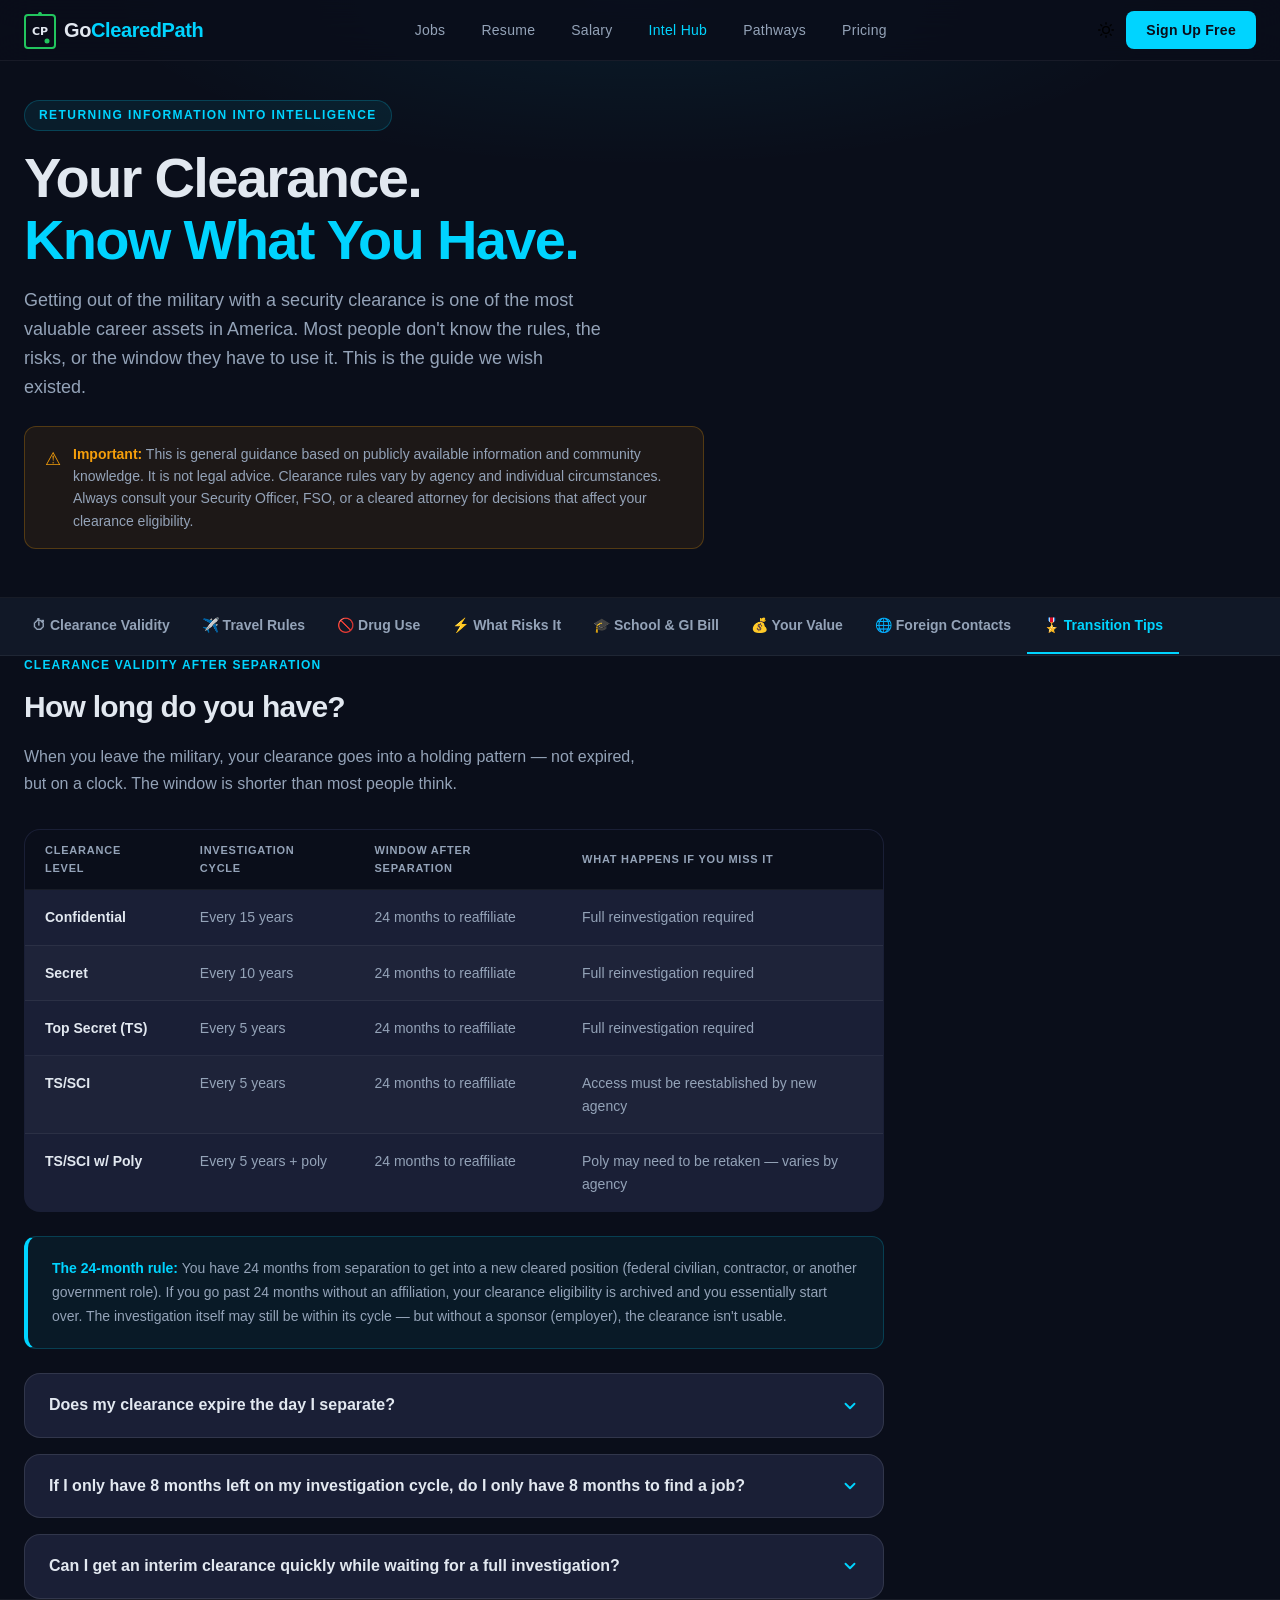
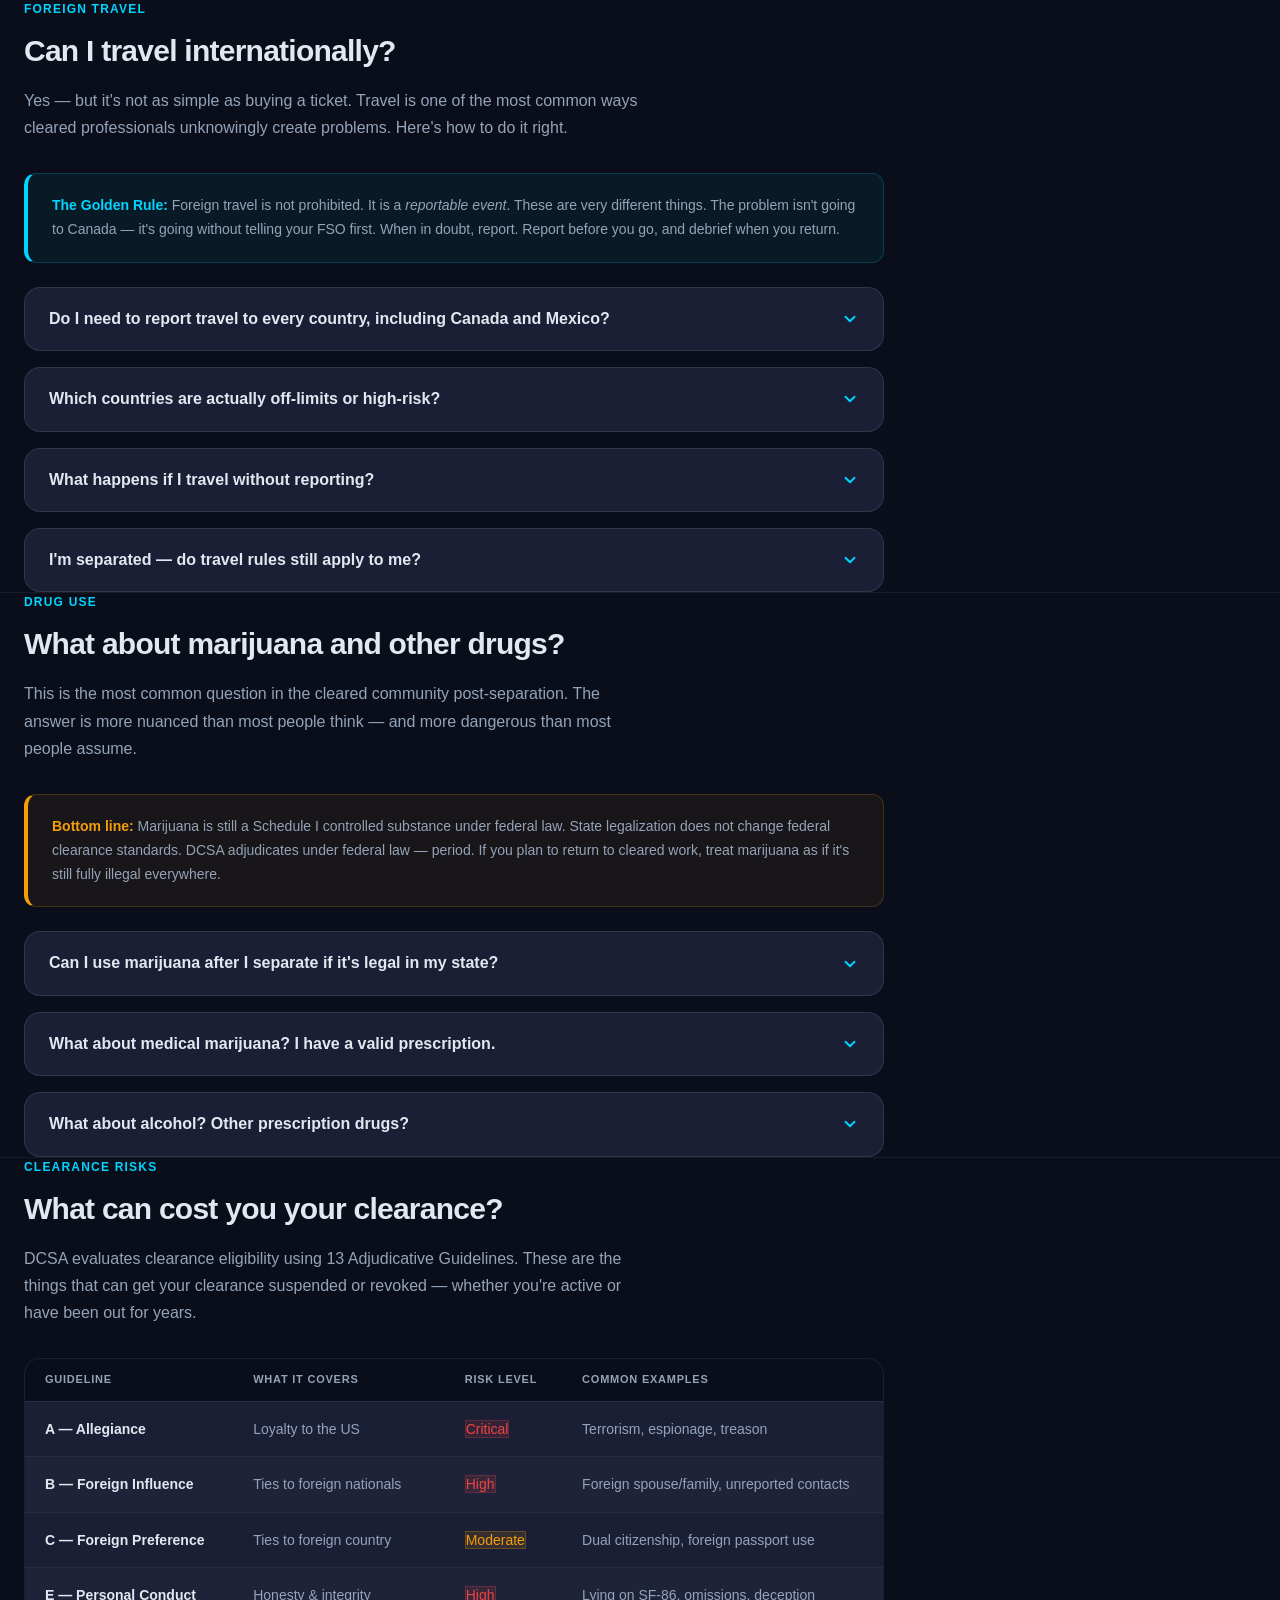
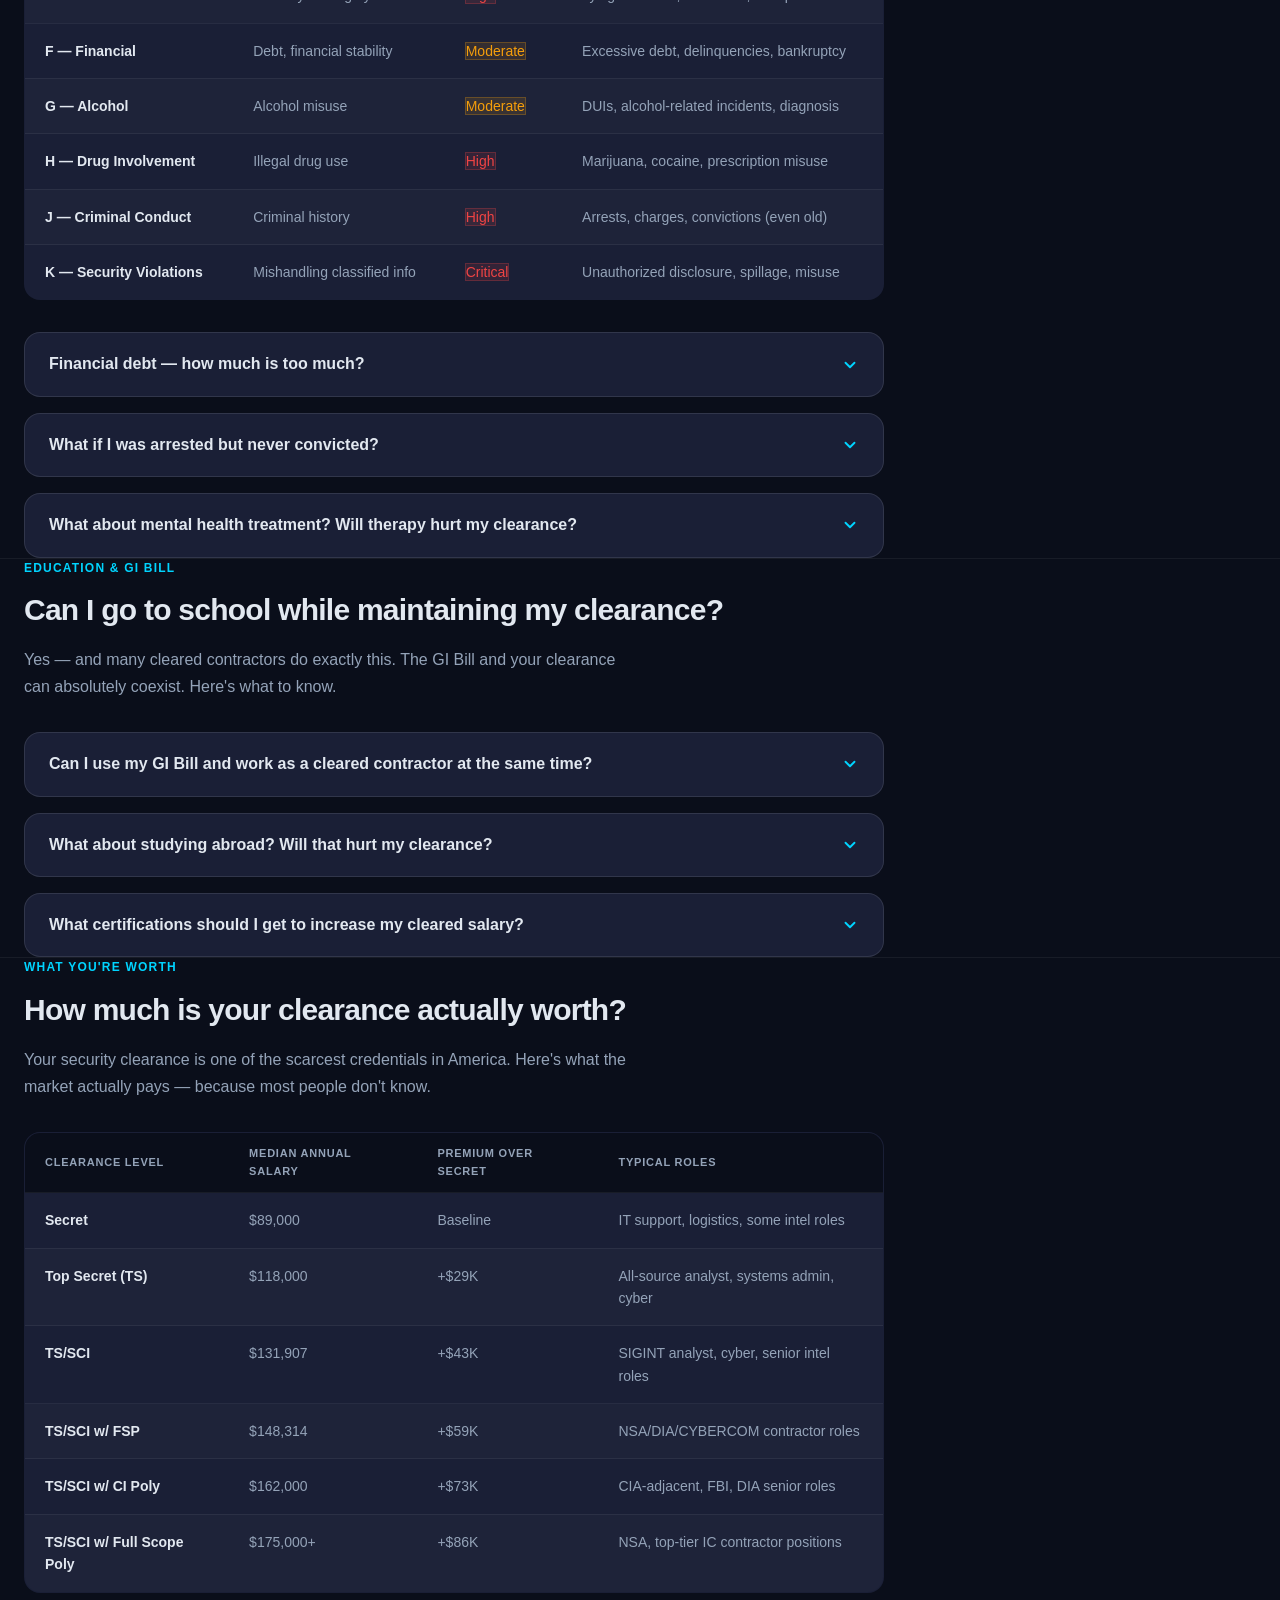
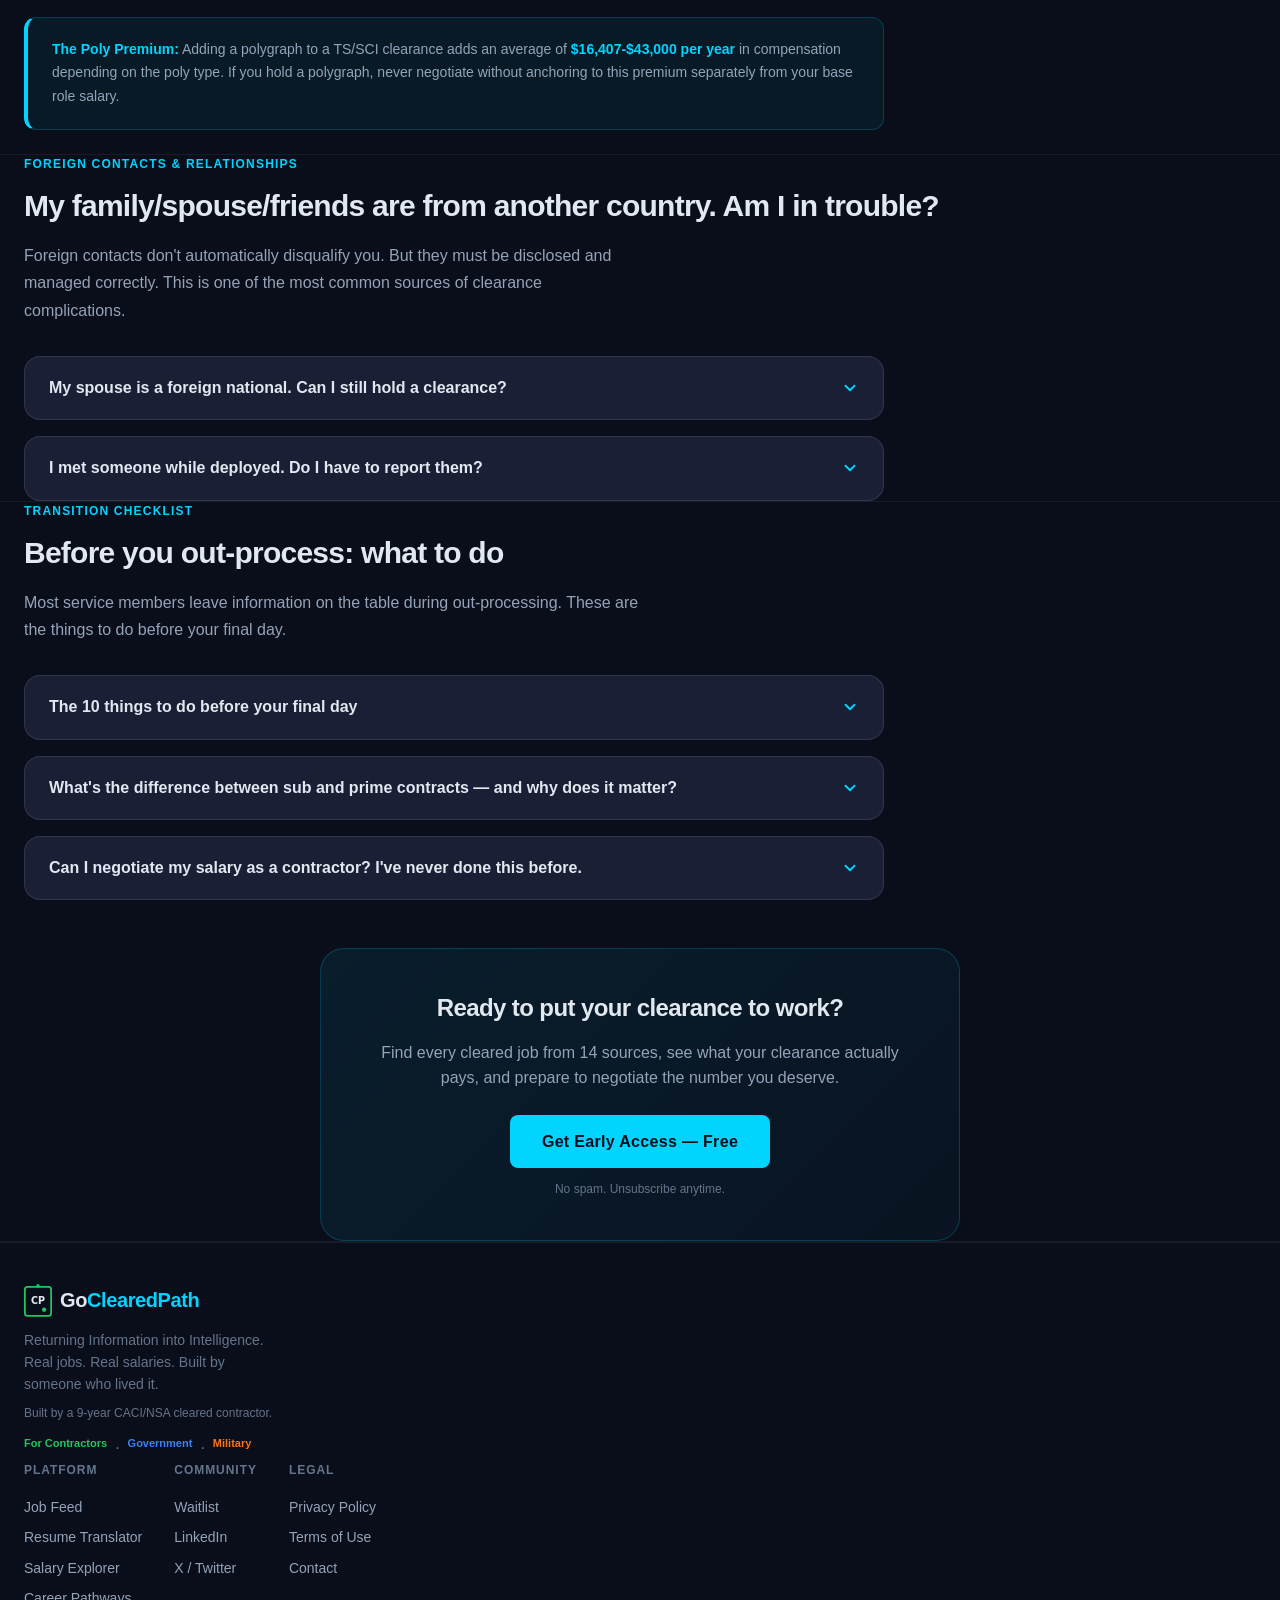
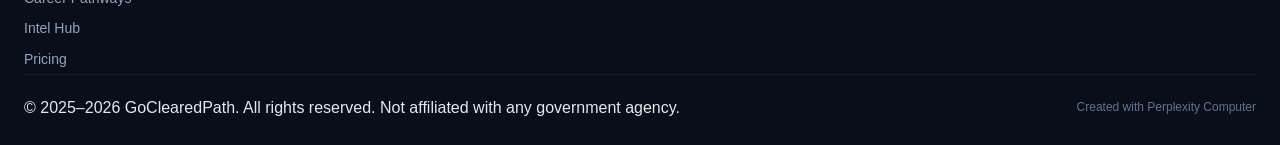
<file: intel.html>
<!DOCTYPE html>
<html lang="en" data-theme="dark">
<head>
<!--
   ______                            __
  / ____/___  ____ ___  ____  __  __/ /____  _____
 / /   / __ \/ __ `__ \/ __ \/ / / / __/ _ \/ ___/
/ /___/ /_/ / / / / / / /_/ / /_/ / /_/  __/ /
\____/\____/_/ /_/ /_/ .___/\__,_/\__/\___/_/
                    /_/
        Created with Perplexity Computer
        https://www.perplexity.ai/computer
-->
<meta name="generator" content="Perplexity Computer">
<meta name="author" content="Perplexity Computer">
<meta property="og:see_also" content="https://www.perplexity.ai/computer">
<link rel="author" href="https://www.perplexity.ai/computer">

  <meta charset="UTF-8">
  <meta name="viewport" content="width=device-width, initial-scale=1.0">
  <title>Intel Hub — GoClearedPath | Clearance Intelligence for Transitioning Military</title>
  <meta name="description" content="Everything you need to know about your security clearance when leaving the military. How long it lasts, travel rules, drug questions, what risks it and more.">

  <link href="https://api.fontshare.com/v2/css?f[]=cabinet-grotesk@700,800,900&f[]=satoshi@300,400,500,600,700&display=swap" rel="stylesheet">
  <link rel="stylesheet" href="base.css">
  <link rel="stylesheet" href="style.css">

  <style>
    /* ── Intel Hub specific styles ── */
    .intel-hero {
      background: var(--bg-darkest);
      padding: 100px 0 var(--space-12);
      position: relative;
      overflow: hidden;
      border-bottom: 1px solid var(--border-subtle);
    }
    .intel-hero::before {
      content: '';
      position: absolute;
      inset: 0;
      background: radial-gradient(ellipse 60% 40% at 50% 0%, rgba(0,212,255,0.07) 0%, transparent 70%);
      pointer-events: none;
    }
    .intel-tagline {
      display: inline-block;
      font-size: var(--text-xs);
      font-weight: 700;
      letter-spacing: 0.12em;
      text-transform: uppercase;
      color: var(--accent-cyan);
      background: rgba(0,212,255,0.08);
      border: 1px solid rgba(0,212,255,0.2);
      border-radius: var(--radius-full);
      padding: 5px 14px;
      margin-bottom: var(--space-4);
    }
    .intel-hero h1 {
      font-family: var(--font-display);
      font-size: clamp(2.2rem, 4.5vw, 3.5rem);
      font-weight: 900;
      color: var(--text-primary);
      letter-spacing: -0.03em;
      line-height: 1.1;
      margin-bottom: var(--space-4);
    }
    .intel-hero h1 span { color: var(--accent-cyan); }
    .intel-hero-sub {
      font-size: var(--text-lg);
      color: var(--text-muted);
      max-width: 580px;
      line-height: 1.6;
      margin-bottom: var(--space-6);
    }
    .intel-disclaimer {
      background: rgba(245,158,11,0.08);
      border: 1px solid rgba(245,158,11,0.25);
      border-radius: var(--radius-lg);
      padding: var(--space-4) var(--space-5);
      display: flex;
      gap: var(--space-3);
      align-items: flex-start;
      max-width: 680px;
      margin-top: var(--space-4);
    }
    .intel-disclaimer-icon { color: #f59e0b; font-size: 18px; flex-shrink: 0; margin-top: 2px; }
    .intel-disclaimer p { font-size: var(--text-sm); color: var(--text-muted); margin: 0; line-height: 1.6; }
    .intel-disclaimer strong { color: #f59e0b; }

    /* ── Category nav ── */
    .intel-nav {
      background: var(--bg-dark);
      border-bottom: 1px solid var(--border-subtle);
      position: sticky;
      top: 56px;
      z-index: 90;
    }
    .intel-nav-inner {
      display: flex;
      gap: 0;
      overflow-x: auto;
      scrollbar-width: none;
      padding: 0 var(--space-4);
    }
    .intel-nav-inner::-webkit-scrollbar { display: none; }
    .intel-nav-link {
      display: flex;
      align-items: center;
      gap: var(--space-2);
      padding: var(--space-4) var(--space-4);
      font-size: var(--text-sm);
      font-weight: 600;
      color: var(--text-muted);
      text-decoration: none;
      border-bottom: 2px solid transparent;
      white-space: nowrap;
      transition: color var(--transition-fast), border-color var(--transition-fast);
    }
    .intel-nav-link:hover, .intel-nav-link.active {
      color: var(--accent-cyan);
      border-bottom-color: var(--accent-cyan);
    }

    /* ── Main content ── */
    .intel-body {
      display: grid;
      grid-template-columns: 1fr;
      gap: 0;
    }

    /* ── Category sections ── */
    .intel-section {
      padding: var(--space-14) 0;
      border-bottom: 1px solid var(--border-subtle);
    }
    .intel-section:nth-child(even) { background: var(--bg-darkest); }
    .intel-section-label {
      font-size: var(--text-xs);
      font-weight: 700;
      letter-spacing: 0.1em;
      text-transform: uppercase;
      color: var(--accent-cyan);
      margin-bottom: var(--space-2);
    }
    .intel-section-title {
      font-family: var(--font-display);
      font-size: var(--text-3xl);
      font-weight: 900;
      color: var(--text-primary);
      letter-spacing: -0.025em;
      margin-bottom: var(--space-3);
    }
    .intel-section-intro {
      font-size: var(--text-base);
      color: var(--text-muted);
      max-width: 620px;
      line-height: 1.7;
      margin-bottom: var(--space-8);
    }

    /* ── Q&A Cards ── */
    .intel-qa-grid {
      display: grid;
      grid-template-columns: 1fr;
      gap: var(--space-4);
      max-width: 860px;
    }
    .intel-qa-card {
      background: var(--bg-card);
      border: 1px solid var(--border-card);
      border-radius: var(--radius-xl);
      overflow: hidden;
      transition: border-color var(--transition-base);
    }
    .intel-qa-card:hover { border-color: var(--accent-cyan-border); }
    .intel-qa-question {
      display: flex;
      align-items: center;
      justify-content: space-between;
      gap: var(--space-4);
      padding: var(--space-5) var(--space-6);
      cursor: pointer;
      user-select: none;
    }
    .intel-qa-question-text {
      font-family: var(--font-display);
      font-size: var(--text-base);
      font-weight: 800;
      color: var(--text-primary);
      line-height: 1.4;
    }
    .intel-qa-chevron {
      flex-shrink: 0;
      color: var(--accent-cyan);
      transition: transform var(--transition-fast);
    }
    .intel-qa-card.open .intel-qa-chevron { transform: rotate(180deg); }
    .intel-qa-answer {
      display: none;
      padding: 0 var(--space-6) var(--space-5);
      border-top: 1px solid var(--border-subtle);
    }
    .intel-qa-card.open .intel-qa-answer { display: block; }
    .intel-qa-answer p {
      font-size: var(--text-sm);
      color: var(--text-muted);
      line-height: 1.8;
      margin: var(--space-4) 0 var(--space-2);
    }
    .intel-qa-answer ul, .intel-qa-answer ol {
      font-size: var(--text-sm);
      color: var(--text-muted);
      line-height: 1.8;
      padding-left: var(--space-5);
      margin: var(--space-2) 0;
    }
    .intel-qa-answer li { margin-bottom: var(--space-1); }
    .intel-qa-answer strong { color: var(--text-primary); }
    .intel-qa-answer .answer-tag {
      display: inline-flex;
      align-items: center;
      gap: 6px;
      font-size: 11px;
      font-weight: 700;
      padding: 3px 10px;
      border-radius: var(--radius-full);
      margin-bottom: var(--space-3);
      margin-top: var(--space-3);
    }
    .tag-green { background: rgba(34,197,94,0.12); color: #22c55e; border: 1px solid rgba(34,197,94,0.25); }
    .tag-amber { background: rgba(245,158,11,0.12); color: #f59e0b; border: 1px solid rgba(245,158,11,0.25); }
    .tag-red   { background: rgba(239,68,68,0.12);  color: #ef4444; border: 1px solid rgba(239,68,68,0.25); }
    .tag-cyan  { background: rgba(0,212,255,0.10);  color: var(--accent-cyan); border: 1px solid rgba(0,212,255,0.2); }

    /* ── Quick reference table ── */
    .intel-table {
      width: 100%;
      border-collapse: collapse;
      font-size: var(--text-sm);
      margin-top: var(--space-6);
      background: var(--bg-card);
      border-radius: var(--radius-xl);
      overflow: hidden;
      border: 1px solid var(--border-card);
      max-width: 860px;
    }
    .intel-table th {
      background: var(--bg-darkest);
      color: var(--text-muted);
      font-size: 11px;
      font-weight: 700;
      letter-spacing: 0.07em;
      text-transform: uppercase;
      padding: var(--space-3) var(--space-5);
      text-align: left;
      border-bottom: 1px solid var(--border-subtle);
    }
    .intel-table td {
      padding: var(--space-4) var(--space-5);
      color: var(--text-muted);
      border-bottom: 1px solid var(--border-subtle);
      vertical-align: top;
      line-height: 1.6;
    }
    .intel-table tr:last-child td { border-bottom: none; }
    .intel-table tr:nth-child(even) td { background: rgba(255,255,255,0.015); }
    .intel-table td strong { color: var(--text-primary); }

    /* ── Callout boxes ── */
    .intel-callout {
      background: rgba(0,212,255,0.06);
      border: 1px solid rgba(0,212,255,0.2);
      border-left: 4px solid var(--accent-cyan);
      border-radius: var(--radius-lg);
      padding: var(--space-5) var(--space-6);
      margin: var(--space-6) 0;
      max-width: 860px;
    }
    .intel-callout p { font-size: var(--text-sm); color: var(--text-muted); line-height: 1.7; margin: 0; }
    .intel-callout strong { color: var(--accent-cyan); }
    .intel-callout-warn {
      background: rgba(245,158,11,0.06);
      border-color: rgba(245,158,11,0.2);
      border-left-color: #f59e0b;
    }
    .intel-callout-warn p { color: var(--text-muted); }
    .intel-callout-warn strong { color: #f59e0b; }

    /* ── CTA banner ── */
    .intel-cta {
      background: linear-gradient(135deg, rgba(0,212,255,0.08), rgba(14,165,233,0.04));
      border: 1px solid rgba(0,212,255,0.2);
      border-radius: var(--radius-2xl);
      padding: var(--space-10) var(--space-10);
      text-align: center;
      margin: var(--space-12) auto 0;
      max-width: 640px;
    }
    .intel-cta h2 {
      font-family: var(--font-display);
      font-size: var(--text-2xl);
      font-weight: 900;
      color: var(--text-primary);
      margin-bottom: var(--space-3);
      letter-spacing: -0.025em;
    }
    .intel-cta p {
      font-size: var(--text-base);
      color: var(--text-muted);
      margin-bottom: var(--space-6);
    }

    @media (max-width: 768px) {
      .intel-hero { padding: 80px 0 var(--space-8); }
      .intel-qa-grid { gap: var(--space-3); }
      .intel-cta { padding: var(--space-8) var(--space-6); }
    }
  </style>
</head>
<body>

<!-- HEADER -->
<header class="site-header" id="site-header">
  <div class="container header-inner">
    <a href="index.html" class="logo" aria-label="GoClearedPath Home">
      <svg aria-hidden="true" width="32" height="38" viewBox="0 0 32 38" fill="none" xmlns="http://www.w3.org/2000/svg">
        <rect x="1" y="4" width="30" height="33" rx="3" fill="none" stroke="#22c55e" stroke-width="2"/>
        <circle cx="16" cy="3" r="2" fill="#22c55e"/>
        <line x1="16" y1="1" x2="16" y2="4" stroke="#22c55e" stroke-width="1.5"/>
        <text x="16" y="24" text-anchor="middle" font-family="system-ui,sans-serif" font-size="11" font-weight="900" fill="currentColor">CP</text>
        <circle cx="23" cy="30" r="2.5" fill="#22c55e"/>
      </svg>
      <span class="logo-text">Go<span>ClearedPath</span></span>
    </a>
    <nav class="main-nav" aria-label="Main navigation">
      <a href="features.html#jobs" class="nav-link">Jobs</a>
      <a href="features.html#resume" class="nav-link">Resume</a>
      <a href="features.html#salary" class="nav-link">Salary</a>
      <a href="intel.html" class="nav-link" style="color:var(--accent-cyan);">Intel Hub</a>
      <a href="features.html#pathways" class="nav-link">Pathways</a>
      <a href="index.html#pricing" class="nav-link">Pricing</a>
    </nav>
    <div class="header-actions">
      <button class="theme-toggle" id="theme-toggle" aria-label="Toggle theme">
        <svg xmlns="http://www.w3.org/2000/svg" width="16" height="16" viewBox="0 0 24 24" fill="none" stroke="currentColor" stroke-width="2" stroke-linecap="round" stroke-linejoin="round"><circle cx="12" cy="12" r="5"/><line x1="12" y1="1" x2="12" y2="3"/><line x1="12" y1="21" x2="12" y2="23"/><line x1="4.22" y1="4.22" x2="5.64" y2="5.64"/><line x1="18.36" y1="18.36" x2="19.78" y2="19.78"/><line x1="1" y1="12" x2="3" y2="12"/><line x1="21" y1="12" x2="23" y2="12"/><line x1="4.22" y1="19.78" x2="5.64" y2="18.36"/><line x1="18.36" y1="5.64" x2="19.78" y2="4.22"/></svg>
      </button>
      <a href="index.html" class="btn btn-primary">Sign Up Free</a>
    </div>
    <button class="hamburger" id="hamburger" aria-label="Open menu">
      <span></span><span></span><span></span>
    </button>
  </div>
  <nav class="mobile-nav" id="mobile-nav" aria-hidden="true">
    <a href="features.html#jobs" class="mobile-nav-link">Jobs</a>
    <a href="features.html#resume" class="mobile-nav-link">Resume</a>
    <a href="features.html#salary" class="mobile-nav-link">Salary</a>
    <a href="intel.html" class="mobile-nav-link">Intel Hub</a>
    <a href="features.html#pathways" class="mobile-nav-link">Pathways</a>
    <a href="index.html#pricing" class="mobile-nav-link">Pricing</a>
  </nav>
</header>

<!-- HERO -->
<section class="intel-hero">
  <div class="container">
    <div class="intel-tagline">Returning Information into Intelligence</div>
    <h1>Your Clearance.<br><span>Know What You Have.</span></h1>
    <p class="intel-hero-sub">
      Getting out of the military with a security clearance is one of the most valuable career assets in America. Most people don't know the rules, the risks, or the window they have to use it. This is the guide we wish existed.
    </p>
    <div class="intel-disclaimer">
      <div class="intel-disclaimer-icon">⚠</div>
      <p><strong>Important:</strong> This is general guidance based on publicly available information and community knowledge. It is not legal advice. Clearance rules vary by agency and individual circumstances. Always consult your Security Officer, FSO, or a cleared attorney for decisions that affect your clearance eligibility.</p>
    </div>
  </div>
</section>

<!-- STICKY CATEGORY NAV -->
<nav class="intel-nav" aria-label="Intel Hub categories">
  <div class="intel-nav-inner container">
    <a href="#validity" class="intel-nav-link">⏱ Clearance Validity</a>
    <a href="#travel" class="intel-nav-link">✈️ Travel Rules</a>
    <a href="#drugs" class="intel-nav-link">🚫 Drug Use</a>
    <a href="#risks" class="intel-nav-link">⚡ What Risks It</a>
    <a href="#school" class="intel-nav-link">🎓 School & GI Bill</a>
    <a href="#money" class="intel-nav-link">💰 Your Value</a>
    <a href="#contacts" class="intel-nav-link">🌐 Foreign Contacts</a>
    <a href="#transition" class="intel-nav-link">🎖️ Transition Tips</a>
  </div>
</nav>

<!-- MAIN CONTENT -->
<main>

  <!-- ── SECTION 1: CLEARANCE VALIDITY ── -->
  <section class="intel-section" id="validity">
    <div class="container">
      <div class="intel-section-label">Clearance Validity After Separation</div>
      <h2 class="intel-section-title">How long do you have?</h2>
      <p class="intel-section-intro">When you leave the military, your clearance goes into a holding pattern — not expired, but on a clock. The window is shorter than most people think.</p>

      <table class="intel-table">
        <thead>
          <tr>
            <th>Clearance Level</th>
            <th>Investigation Cycle</th>
            <th>Window After Separation</th>
            <th>What Happens If You Miss It</th>
          </tr>
        </thead>
        <tbody>
          <tr>
            <td><strong>Confidential</strong></td>
            <td>Every 15 years</td>
            <td>24 months to reaffiliate</td>
            <td>Full reinvestigation required</td>
          </tr>
          <tr>
            <td><strong>Secret</strong></td>
            <td>Every 10 years</td>
            <td>24 months to reaffiliate</td>
            <td>Full reinvestigation required</td>
          </tr>
          <tr>
            <td><strong>Top Secret (TS)</strong></td>
            <td>Every 5 years</td>
            <td>24 months to reaffiliate</td>
            <td>Full reinvestigation required</td>
          </tr>
          <tr>
            <td><strong>TS/SCI</strong></td>
            <td>Every 5 years</td>
            <td>24 months to reaffiliate</td>
            <td>Access must be reestablished by new agency</td>
          </tr>
          <tr>
            <td><strong>TS/SCI w/ Poly</strong></td>
            <td>Every 5 years + poly</td>
            <td>24 months to reaffiliate</td>
            <td>Poly may need to be retaken — varies by agency</td>
          </tr>
        </tbody>
      </table>

      <div class="intel-callout" style="margin-top: var(--space-6);">
        <p><strong>The 24-month rule:</strong> You have 24 months from separation to get into a new cleared position (federal civilian, contractor, or another government role). If you go past 24 months without an affiliation, your clearance eligibility is archived and you essentially start over. The investigation itself may still be within its cycle — but without a sponsor (employer), the clearance isn't usable.</p>
      </div>

      <div class="intel-qa-grid" style="margin-top: var(--space-6);">
        <div class="intel-qa-card">
          <div class="intel-qa-question">
            <span class="intel-qa-question-text">Does my clearance expire the day I separate?</span>
            <svg class="intel-qa-chevron" xmlns="http://www.w3.org/2000/svg" width="18" height="18" viewBox="0 0 24 24" fill="none" stroke="currentColor" stroke-width="2.5" stroke-linecap="round" stroke-linejoin="round"><polyline points="6 9 12 15 18 9"/></svg>
          </div>
          <div class="intel-qa-answer">
            <span class="answer-tag tag-green">✓ No — you have a window</span>
            <p>No. Your clearance <strong>doesn't expire at separation</strong> — it goes inactive. When you leave the military, your Security Manager deaffiliates your profile in DISS (Defense Information System for Security, formerly JPAS). A 24-month countdown begins. During this period, a new employer can pick up your clearance and reaffiliate you without a new investigation, as long as the underlying investigation hasn't expired.</p>
            <p>Think of it like a driver's license that's deactivated but not expired. Someone else (your new employer's FSO) has to turn it back on. The key is not letting the 24 months lapse.</p>
          </div>
        </div>

        <div class="intel-qa-card">
          <div class="intel-qa-question">
            <span class="intel-qa-question-text">If I only have 8 months left on my investigation cycle, do I only have 8 months to find a job?</span>
            <svg class="intel-qa-chevron" xmlns="http://www.w3.org/2000/svg" width="18" height="18" viewBox="0 0 24 24" fill="none" stroke="currentColor" stroke-width="2.5" stroke-linecap="round" stroke-linejoin="round"><polyline points="6 9 12 15 18 9"/></svg>
          </div>
          <div class="intel-qa-answer">
            <span class="answer-tag tag-amber">⚠ It depends — check your investigation date</span>
            <p>This is one of the most misunderstood clearance questions. The 24-month window applies to your <strong>affiliation window</strong> — but separately, your underlying investigation has its own expiration (5 years for TS, 10 years for Secret). If your investigation expires before you find a new job, the employer will need to submit you for a new investigation even if you're within 24 months.</p>
            <p>Example: You separated in January 2026 with a TS investigation completed in March 2022. Your investigation expires March 2027. If you're not in a cleared position by then, the employer must submit a new investigation — which can take months to a year.</p>
            <p><strong>Action item:</strong> Before you separate, ask your Security Manager for your investigation date. Know the two clocks you're racing: 24-month affiliation window AND your investigation expiration.</p>
          </div>
        </div>

        <div class="intel-qa-card">
          <div class="intel-qa-question">
            <span class="intel-qa-question-text">Can I get an interim clearance quickly while waiting for a full investigation?</span>
            <svg class="intel-qa-chevron" xmlns="http://www.w3.org/2000/svg" width="18" height="18" viewBox="0 0 24 24" fill="none" stroke="currentColor" stroke-width="2.5" stroke-linecap="round" stroke-linejoin="round"><polyline points="6 9 12 15 18 9"/></svg>
          </div>
          <div class="intel-qa-answer">
            <span class="answer-tag tag-green">✓ Usually yes</span>
            <p>If your clearance has lapsed and your employer submits a new investigation, many employers can grant an <strong>interim clearance in 2-4 weeks</strong>. This lets you start work at Secret level and below while awaiting the full investigation. SCI access typically requires the full investigation to complete.</p>
            <p>Having a prior clearance significantly speeds the process because your background history is already in the system. New applicants with no prior clearance can wait 12+ months. Veterans with recent clean histories often clear in weeks to months.</p>
          </div>
        </div>
      </div>
    </div>
  </section>

  <!-- ── SECTION 2: TRAVEL ── -->
  <section class="intel-section" id="travel">
    <div class="container">
      <div class="intel-section-label">Foreign Travel</div>
      <h2 class="intel-section-title">Can I travel internationally?</h2>
      <p class="intel-section-intro">Yes — but it's not as simple as buying a ticket. Travel is one of the most common ways cleared professionals unknowingly create problems. Here's how to do it right.</p>

      <div class="intel-callout">
        <p><strong>The Golden Rule:</strong> Foreign travel is not prohibited. It is a <em>reportable event</em>. These are very different things. The problem isn't going to Canada — it's going without telling your FSO first. When in doubt, report. Report before you go, and debrief when you return.</p>
      </div>

      <div class="intel-qa-grid">
        <div class="intel-qa-card">
          <div class="intel-qa-question">
            <span class="intel-qa-question-text">Do I need to report travel to every country, including Canada and Mexico?</span>
            <svg class="intel-qa-chevron" xmlns="http://www.w3.org/2000/svg" width="18" height="18" viewBox="0 0 24 24" fill="none" stroke="currentColor" stroke-width="2.5" stroke-linecap="round" stroke-linejoin="round"><polyline points="6 9 12 15 18 9"/></svg>
          </div>
          <div class="intel-qa-answer">
            <span class="answer-tag tag-amber">⚠ Yes — all international travel</span>
            <p><strong>Yes. All international travel must be reported</strong> — including day trips to Tijuana and weekend trips to Toronto. Under SEAD 3, any travel beyond US borders is a reportable event, regardless of how friendly the destination is.</p>
            <p>Report to your FSO (Facility Security Officer) or Security Manager <strong>before you go</strong>. After you return, you'll be debriefed. Keep a simple travel log: country, arrival date, departure date, purpose, any significant contacts. Many experienced cleared professionals keep a spreadsheet.</p>
          </div>
        </div>

        <div class="intel-qa-card">
          <div class="intel-qa-question">
            <span class="intel-qa-question-text">Which countries are actually off-limits or high-risk?</span>
            <svg class="intel-qa-chevron" xmlns="http://www.w3.org/2000/svg" width="18" height="18" viewBox="0 0 24 24" fill="none" stroke="currentColor" stroke-width="2.5" stroke-linecap="round" stroke-linejoin="round"><polyline points="6 9 12 15 18 9"/></svg>
          </div>
          <div class="intel-qa-answer">
            <span class="answer-tag tag-red">⚠ Avoid these — serious risk to clearance</span>
            <p><strong>Countries to avoid entirely:</strong> Russia, China, North Korea, Iran, Cuba, Venezuela, Ukraine (active conflict zone), Cuba, Nigeria, and any country under US sanctions.</p>
            <p><strong>Gray zone countries (require extra scrutiny):</strong> Pakistan, any "-stan" country (Kazakhstan, Uzbekistan, etc.), Turkey, Egypt, and countries with active intelligence services known to target Americans.</p>
            <p><strong>Safest destinations:</strong> Five Eyes countries — UK, Canada, Australia, New Zealand — plus Ireland, the Nordic countries, Japan, South Korea, and Western Europe generally.</p>
            <p>Note: Some agencies have additional restrictions beyond the baseline. NSA, CIA, and DIA employees may face tighter travel restrictions than DoD contractors. Always check with your FSO for your specific situation.</p>
          </div>
        </div>

        <div class="intel-qa-card">
          <div class="intel-qa-question">
            <span class="intel-qa-question-text">What happens if I travel without reporting?</span>
            <svg class="intel-qa-chevron" xmlns="http://www.w3.org/2000/svg" width="18" height="18" viewBox="0 0 24 24" fill="none" stroke="currentColor" stroke-width="2.5" stroke-linecap="round" stroke-linejoin="round"><polyline points="6 9 12 15 18 9"/></svg>
          </div>
          <div class="intel-qa-answer">
            <span class="answer-tag tag-red">✗ Serious — this is a clearance killer</span>
            <p>Failing to report foreign travel is a <strong>personal conduct violation (Guideline E)</strong>. It's not the travel itself that revokes clearances — it's the failure to report. Adjudicators treat unreported travel as evidence of poor judgment and potential deception, which raises serious concerns about trustworthiness.</p>
            <p>If you realize you forgot to report a trip, <strong>self-report immediately</strong>. Proactive disclosure is mitigating. Getting caught not reporting is not.</p>
          </div>
        </div>

        <div class="intel-qa-card">
          <div class="intel-qa-question">
            <span class="intel-qa-question-text">I'm separated — do travel rules still apply to me?</span>
            <svg class="intel-qa-chevron" xmlns="http://www.w3.org/2000/svg" width="18" height="18" viewBox="0 0 24 24" fill="none" stroke="currentColor" stroke-width="2.5" stroke-linecap="round" stroke-linejoin="round"><polyline points="6 9 12 15 18 9"/></svg>
          </div>
          <div class="intel-qa-answer">
            <span class="answer-tag tag-green">✓ Modified rules apply</span>
            <p>After separation and before rejoining a cleared employer, you have <strong>more freedom to travel</strong> because you no longer have an active FSO or reporting obligation. However, when you apply for a new cleared position, you will be asked about all international travel in the past 7 years on your SF-86.</p>
            <p>Travel during the gap is not prohibited, but <strong>travel to sanctioned or adversarial countries during this period can still be used against you in the adjudication process</strong>. Use the gap to travel — just avoid the bad actors list.</p>
          </div>
        </div>
      </div>
    </div>
  </section>

  <!-- ── SECTION 3: DRUGS ── -->
  <section class="intel-section" id="drugs">
    <div class="container">
      <div class="intel-section-label">Drug Use</div>
      <h2 class="intel-section-title">What about marijuana and other drugs?</h2>
      <p class="intel-section-intro">This is the most common question in the cleared community post-separation. The answer is more nuanced than most people think — and more dangerous than most people assume.</p>

      <div class="intel-callout intel-callout-warn">
        <p><strong>Bottom line:</strong> Marijuana is still a Schedule I controlled substance under federal law. State legalization does not change federal clearance standards. DCSA adjudicates under federal law — period. If you plan to return to cleared work, treat marijuana as if it's still fully illegal everywhere.</p>
      </div>

      <div class="intel-qa-grid">
        <div class="intel-qa-card">
          <div class="intel-qa-question">
            <span class="intel-qa-question-text">Can I use marijuana after I separate if it's legal in my state?</span>
            <svg class="intel-qa-chevron" xmlns="http://www.w3.org/2000/svg" width="18" height="18" viewBox="0 0 24 24" fill="none" stroke="currentColor" stroke-width="2.5" stroke-linecap="round" stroke-linejoin="round"><polyline points="6 9 12 15 18 9"/></svg>
          </div>
          <div class="intel-qa-answer">
            <span class="answer-tag tag-red">✗ Risky — read this carefully</span>
            <p>Technically, once you're separated and your clearance is inactive, you are not a "covered individual" under the clearance reporting requirements. So using marijuana while separated is not a reportable violation in real time.</p>
            <p><strong>However:</strong> When you apply for a new cleared position, your SF-86 asks about drug use. If you used marijuana during the gap — even in a legal state — you must disclose it. Recent use (within 1-2 years) is a significant red flag under Guideline H (Drug Involvement).</p>
            <p>The DCSA has issued guidance that recent marijuana use is not an <em>automatic</em> disqualification, but adjudicators will look at: frequency of use, how long ago, whether you knew it was federally illegal (you did — you had a clearance), and your stated intent to abstain.</p>
            <p><strong>The math:</strong> If you plan to return to cleared work within 2 years, don't use. The risk to your clearance eligibility far outweighs the benefit. If you're genuinely leaving cleared work for good, that's a different calculation.</p>
          </div>
        </div>

        <div class="intel-qa-card">
          <div class="intel-qa-question">
            <span class="intel-qa-question-text">What about medical marijuana? I have a valid prescription.</span>
            <svg class="intel-qa-chevron" xmlns="http://www.w3.org/2000/svg" width="18" height="18" viewBox="0 0 24 24" fill="none" stroke="currentColor" stroke-width="2.5" stroke-linecap="round" stroke-linejoin="round"><polyline points="6 9 12 15 18 9"/></svg>
          </div>
          <div class="intel-qa-answer">
            <span class="answer-tag tag-red">✗ Same result — federal law applies</span>
            <p>A state medical marijuana card provides zero protection in federal clearance adjudication. <strong>There is no "legal" marijuana under federal law</strong>, so there is no "legal" use in the eyes of DCSA — regardless of your state, your prescription, or your medical need.</p>
            <p>If you have a medical condition that is being managed with marijuana and you want to return to cleared work, speak with a cleared attorney about how to present this in your SF-86. Honest disclosure with context and a stated plan for alternative treatment is your best path.</p>
          </div>
        </div>

        <div class="intel-qa-card">
          <div class="intel-qa-question">
            <span class="intel-qa-question-text">What about alcohol? Other prescription drugs?</span>
            <svg class="intel-qa-chevron" xmlns="http://www.w3.org/2000/svg" width="18" height="18" viewBox="0 0 24 24" fill="none" stroke="currentColor" stroke-width="2.5" stroke-linecap="round" stroke-linejoin="round"><polyline points="6 9 12 15 18 9"/></svg>
          </div>
          <div class="intel-qa-answer">
            <span class="answer-tag tag-amber">⚠ Context dependent</span>
            <p><strong>Alcohol:</strong> Social drinking is fine. The concern is DUIs, alcohol-related incidents, or patterns of excessive use. One DUI can be mitigated; a pattern of incidents or a diagnosis of alcohol abuse/dependence is much more serious (Guideline G).</p>
            <p><strong>Prescription medications:</strong> Taking prescribed medications is not a clearance issue. The concern arises if prescription medication causes impaired judgment, if you're taking medications prescribed to someone else, or if there's misuse. Mental health medications specifically are evaluated under Guideline I — seeking mental health treatment is generally not disqualifying, and adjudicators are supposed to evaluate whether treatment <em>mitigates</em> the underlying concern.</p>
            <p><strong>Illegal drugs:</strong> Any illegal drug use under federal law is Guideline H territory. Cocaine, heroin, MDMA, and similar drugs are serious concerns. Experimental use years in the past can be mitigated; recent or recurring use generally cannot.</p>
          </div>
        </div>
      </div>
    </div>
  </section>

  <!-- ── SECTION 4: WHAT RISKS IT ── -->
  <section class="intel-section" id="risks">
    <div class="container">
      <div class="intel-section-label">Clearance Risks</div>
      <h2 class="intel-section-title">What can cost you your clearance?</h2>
      <p class="intel-section-intro">DCSA evaluates clearance eligibility using 13 Adjudicative Guidelines. These are the things that can get your clearance suspended or revoked — whether you're active or have been out for years.</p>

      <table class="intel-table">
        <thead>
          <tr>
            <th>Guideline</th>
            <th>What It Covers</th>
            <th>Risk Level</th>
            <th>Common Examples</th>
          </tr>
        </thead>
        <tbody>
          <tr>
            <td><strong>A — Allegiance</strong></td>
            <td>Loyalty to the US</td>
            <td><span class="answer-tag tag-red" style="margin:0;">Critical</span></td>
            <td>Terrorism, espionage, treason</td>
          </tr>
          <tr>
            <td><strong>B — Foreign Influence</strong></td>
            <td>Ties to foreign nationals</td>
            <td><span class="answer-tag tag-red" style="margin:0;">High</span></td>
            <td>Foreign spouse/family, unreported contacts</td>
          </tr>
          <tr>
            <td><strong>C — Foreign Preference</strong></td>
            <td>Ties to foreign country</td>
            <td><span class="answer-tag tag-amber" style="margin:0;">Moderate</span></td>
            <td>Dual citizenship, foreign passport use</td>
          </tr>
          <tr>
            <td><strong>E — Personal Conduct</strong></td>
            <td>Honesty &amp; integrity</td>
            <td><span class="answer-tag tag-red" style="margin:0;">High</span></td>
            <td>Lying on SF-86, omissions, deception</td>
          </tr>
          <tr>
            <td><strong>F — Financial</strong></td>
            <td>Debt, financial stability</td>
            <td><span class="answer-tag tag-amber" style="margin:0;">Moderate</span></td>
            <td>Excessive debt, delinquencies, bankruptcy</td>
          </tr>
          <tr>
            <td><strong>G — Alcohol</strong></td>
            <td>Alcohol misuse</td>
            <td><span class="answer-tag tag-amber" style="margin:0;">Moderate</span></td>
            <td>DUIs, alcohol-related incidents, diagnosis</td>
          </tr>
          <tr>
            <td><strong>H — Drug Involvement</strong></td>
            <td>Illegal drug use</td>
            <td><span class="answer-tag tag-red" style="margin:0;">High</span></td>
            <td>Marijuana, cocaine, prescription misuse</td>
          </tr>
          <tr>
            <td><strong>J — Criminal Conduct</strong></td>
            <td>Criminal history</td>
            <td><span class="answer-tag tag-red" style="margin:0;">High</span></td>
            <td>Arrests, charges, convictions (even old)</td>
          </tr>
          <tr>
            <td><strong>K — Security Violations</strong></td>
            <td>Mishandling classified info</td>
            <td><span class="answer-tag tag-red" style="margin:0;">Critical</span></td>
            <td>Unauthorized disclosure, spillage, misuse</td>
          </tr>
        </tbody>
      </table>

      <div class="intel-qa-grid" style="margin-top: var(--space-8);">
        <div class="intel-qa-card">
          <div class="intel-qa-question">
            <span class="intel-qa-question-text">Financial debt — how much is too much?</span>
            <svg class="intel-qa-chevron" xmlns="http://www.w3.org/2000/svg" width="18" height="18" viewBox="0 0 24 24" fill="none" stroke="currentColor" stroke-width="2.5" stroke-linecap="round" stroke-linejoin="round"><polyline points="6 9 12 15 18 9"/></svg>
          </div>
          <div class="intel-qa-answer">
            <span class="answer-tag tag-amber">⚠ Context and pattern matter more than amount</span>
            <p>There's no magic debt number that automatically revokes a clearance. What adjudicators look for is: a <strong>pattern of irresponsible financial behavior</strong>, delinquent accounts, judgments, garnishments, or unexplained wealth. A large mortgage is fine. Unpaid collections, multiple maxed credit cards, or unexplained financial stress raise concerns (you could be vulnerable to coercion).</p>
            <p><strong>Mitigation:</strong> Taking proactive steps — setting up payment plans, addressing collections, being on a debt management plan — is significantly mitigating. Hiding it is not. If you're struggling financially, address it head-on and document your plan.</p>
          </div>
        </div>

        <div class="intel-qa-card">
          <div class="intel-qa-question">
            <span class="intel-qa-question-text">What if I was arrested but never convicted?</span>
            <svg class="intel-qa-chevron" xmlns="http://www.w3.org/2000/svg" width="18" height="18" viewBox="0 0 24 24" fill="none" stroke="currentColor" stroke-width="2.5" stroke-linecap="round" stroke-linejoin="round"><polyline points="6 9 12 15 18 9"/></svg>
          </div>
          <div class="intel-qa-answer">
            <span class="answer-tag tag-amber">⚠ Still reportable — disclose it</span>
            <p>Under Guideline J, <strong>any allegation of criminal conduct must be reported regardless of whether charges were filed or you were convicted</strong>. Arrests, charges, DUIs — even if dismissed or expunged — need to be disclosed on your SF-86. The question asks about charges, not just convictions.</p>
            <p>Not disclosing an arrest that investigators find in your background check is far more damaging than the arrest itself. Adjudicators expect imperfection — they don't expect deception.</p>
          </div>
        </div>

        <div class="intel-qa-card">
          <div class="intel-qa-question">
            <span class="intel-qa-question-text">What about mental health treatment? Will therapy hurt my clearance?</span>
            <svg class="intel-qa-chevron" xmlns="http://www.w3.org/2000/svg" width="18" height="18" viewBox="0 0 24 24" fill="none" stroke="currentColor" stroke-width="2.5" stroke-linecap="round" stroke-linejoin="round"><polyline points="6 9 12 15 18 9"/></svg>
          </div>
          <div class="intel-qa-answer">
            <span class="answer-tag tag-green">✓ Usually not — seeking help is mitigating</span>
            <p>This is one of the most damaging myths in the cleared community. <strong>Seeking mental health treatment is generally not disqualifying and is often mitigating.</strong> The concern under Guideline I is a pattern of behavior that indicates unreliable judgment — not the act of seeking help.</p>
            <p>DCSA and DoD have actively worked to de-stigmatize mental health treatment for cleared professionals. Therapy for PTSD, anxiety, depression — these are common among veterans and are not automatic disqualifiers. The key is whether the condition is being treated and managed.</p>
            <p><strong>What IS a concern:</strong> An untreated severe condition, a pattern of behavior caused by a mental health condition that affects judgment, or refusing to follow a treatment plan.</p>
          </div>
        </div>
      </div>
    </div>
  </section>

  <!-- ── SECTION 5: SCHOOL & GI BILL ── -->
  <section class="intel-section" id="school">
    <div class="container">
      <div class="intel-section-label">Education & GI Bill</div>
      <h2 class="intel-section-title">Can I go to school while maintaining my clearance?</h2>
      <p class="intel-section-intro">Yes — and many cleared contractors do exactly this. The GI Bill and your clearance can absolutely coexist. Here's what to know.</p>

      <div class="intel-qa-grid">
        <div class="intel-qa-card">
          <div class="intel-qa-question">
            <span class="intel-qa-question-text">Can I use my GI Bill and work as a cleared contractor at the same time?</span>
            <svg class="intel-qa-chevron" xmlns="http://www.w3.org/2000/svg" width="18" height="18" viewBox="0 0 24 24" fill="none" stroke="currentColor" stroke-width="2.5" stroke-linecap="round" stroke-linejoin="round"><polyline points="6 9 12 15 18 9"/></svg>
          </div>
          <div class="intel-qa-answer">
            <span class="answer-tag tag-green">✓ Yes — very common</span>
            <p><strong>Yes, absolutely.</strong> Many cleared contractors use their Post-9/11 GI Bill to pursue degrees or certifications while working full-time as cleared contractors. Your GI Bill benefits are yours — using them doesn't affect your clearance.</p>
            <p>Popular combination: Work as a cleared contractor (maintaining your clearance through active employment), take evening or online classes using GI Bill, complete a cybersecurity or intelligence-related degree that increases your value and clearance salary. Win-win.</p>
          </div>
        </div>

        <div class="intel-qa-card">
          <div class="intel-qa-question">
            <span class="intel-qa-question-text">What about studying abroad? Will that hurt my clearance?</span>
            <svg class="intel-qa-chevron" xmlns="http://www.w3.org/2000/svg" width="18" height="18" viewBox="0 0 24 24" fill="none" stroke="currentColor" stroke-width="2.5" stroke-linecap="round" stroke-linejoin="round"><polyline points="6 9 12 15 18 9"/></svg>
          </div>
          <div class="intel-qa-answer">
            <span class="answer-tag tag-amber">⚠ Reportable and creates complications</span>
            <p>Studying abroad is allowed, but it comes with complexity. Every country you visit must be reported. If you develop close, continuing friendships with foreign nationals while studying abroad, those contacts may need to be reported on future SF-86 renewals. Foreign bank accounts opened while abroad must also be reported.</p>
            <p>Additionally, if you study in a country with a known intelligence threat (China, Russia, Iran, etc.), this will receive additional scrutiny in any future investigation. Studying in the UK, Australia, or Western Europe is much less of a concern than studying in Beijing.</p>
          </div>
        </div>

        <div class="intel-qa-card">
          <div class="intel-qa-question">
            <span class="intel-qa-question-text">What certifications should I get to increase my cleared salary?</span>
            <svg class="intel-qa-chevron" xmlns="http://www.w3.org/2000/svg" width="18" height="18" viewBox="0 0 24 24" fill="none" stroke="currentColor" stroke-width="2.5" stroke-linecap="round" stroke-linejoin="round"><polyline points="6 9 12 15 18 9"/></svg>
          </div>
          <div class="intel-qa-answer">
            <span class="answer-tag tag-cyan">💡 Highest ROI certifications for cleared professionals</span>
            <p>These are the certifications that produce the highest salary increases for TS/SCI cleared professionals:</p>
            <ol>
              <li><strong>CISSP</strong> (Certified Information Systems Security Professional) — Industry gold standard. Adds $20-30K+ to cyber salaries. Requires 5 years experience.</li>
              <li><strong>CISA</strong> (Certified Information Systems Auditor) — Excellent for GRC/compliance roles.</li>
              <li><strong>AWS Solutions Architect</strong> — Cloud + cleared is one of the hottest combos right now. $150K+ common.</li>
              <li><strong>Security+</strong> — DoD 8570/8140 baseline requirement. Get this first if you don't have it.</li>
              <li><strong>CEH</strong> (Certified Ethical Hacker) — For cyber operations and red team roles.</li>
              <li><strong>PMP</strong> — For cleared program management. Significant salary premium for cleared PMs.</li>
            </ol>
            <p>Use your GI Bill or COOL (Credentialing Opportunities Online) to pay for these — both can cover certification costs.</p>
          </div>
        </div>
      </div>
    </div>
  </section>

  <!-- ── SECTION 6: YOUR VALUE ── -->
  <section class="intel-section" id="money">
    <div class="container">
      <div class="intel-section-label">What You're Worth</div>
      <h2 class="intel-section-title">How much is your clearance actually worth?</h2>
      <p class="intel-section-intro">Your security clearance is one of the scarcest credentials in America. Here's what the market actually pays — because most people don't know.</p>

      <table class="intel-table">
        <thead>
          <tr>
            <th>Clearance Level</th>
            <th>Median Annual Salary</th>
            <th>Premium Over Secret</th>
            <th>Typical Roles</th>
          </tr>
        </thead>
        <tbody>
          <tr>
            <td><strong>Secret</strong></td>
            <td>$89,000</td>
            <td>Baseline</td>
            <td>IT support, logistics, some intel roles</td>
          </tr>
          <tr>
            <td><strong>Top Secret (TS)</strong></td>
            <td>$118,000</td>
            <td>+$29K</td>
            <td>All-source analyst, systems admin, cyber</td>
          </tr>
          <tr>
            <td><strong>TS/SCI</strong></td>
            <td>$131,907</td>
            <td>+$43K</td>
            <td>SIGINT analyst, cyber, senior intel roles</td>
          </tr>
          <tr>
            <td><strong>TS/SCI w/ FSP</strong></td>
            <td>$148,314</td>
            <td>+$59K</td>
            <td>NSA/DIA/CYBERCOM contractor roles</td>
          </tr>
          <tr>
            <td><strong>TS/SCI w/ CI Poly</strong></td>
            <td>$162,000</td>
            <td>+$73K</td>
            <td>CIA-adjacent, FBI, DIA senior roles</td>
          </tr>
          <tr>
            <td><strong>TS/SCI w/ Full Scope Poly</strong></td>
            <td>$175,000+</td>
            <td>+$86K</td>
            <td>NSA, top-tier IC contractor positions</td>
          </tr>
        </tbody>
      </table>

      <div class="intel-callout" style="margin-top: var(--space-6);">
        <p><strong>The Poly Premium:</strong> Adding a polygraph to a TS/SCI clearance adds an average of <strong>$16,407-$43,000 per year</strong> in compensation depending on the poly type. If you hold a polygraph, never negotiate without anchoring to this premium separately from your base role salary.</p>
      </div>
    </div>
  </section>

  <!-- ── SECTION 7: FOREIGN CONTACTS ── -->
  <section class="intel-section" id="contacts">
    <div class="container">
      <div class="intel-section-label">Foreign Contacts & Relationships</div>
      <h2 class="intel-section-title">My family/spouse/friends are from another country. Am I in trouble?</h2>
      <p class="intel-section-intro">Foreign contacts don't automatically disqualify you. But they must be disclosed and managed correctly. This is one of the most common sources of clearance complications.</p>

      <div class="intel-qa-grid">
        <div class="intel-qa-card">
          <div class="intel-qa-question">
            <span class="intel-qa-question-text">My spouse is a foreign national. Can I still hold a clearance?</span>
            <svg class="intel-qa-chevron" xmlns="http://www.w3.org/2000/svg" width="18" height="18" viewBox="0 0 24 24" fill="none" stroke="currentColor" stroke-width="2.5" stroke-linecap="round" stroke-linejoin="round"><polyline points="6 9 12 15 18 9"/></svg>
          </div>
          <div class="intel-qa-answer">
            <span class="answer-tag tag-amber">⚠ Yes, but it's evaluated carefully</span>
            <p><strong>Yes, people with foreign national spouses hold clearances.</strong> It's not automatic disqualification. It is, however, a significant factor that adjudicators will examine closely under Guideline B (Foreign Influence).</p>
            <p>What matters most: The spouse's country of origin (ally vs. adversary), whether they hold or could hold a clearance themselves (or could be pressured by a foreign government), and whether you've been fully transparent about the relationship on your SF-86.</p>
            <p>A spouse from Canada, UK, Australia, or a NATO-allied country presents much less concern than a spouse from Russia, China, or Iran. Full disclosure and cooperation during the investigation is essential.</p>
          </div>
        </div>

        <div class="intel-qa-card">
          <div class="intel-qa-question">
            <span class="intel-qa-question-text">I met someone while deployed. Do I have to report them?</span>
            <svg class="intel-qa-chevron" xmlns="http://www.w3.org/2000/svg" width="18" height="18" viewBox="0 0 24 24" fill="none" stroke="currentColor" stroke-width="2.5" stroke-linecap="round" stroke-linejoin="round"><polyline points="6 9 12 15 18 9"/></svg>
          </div>
          <div class="intel-qa-answer">
            <span class="answer-tag tag-amber">⚠ Depends on the relationship</span>
            <p>Under SEAD 3, the reporting threshold for foreign contacts requires all three:</p>
            <ol>
              <li>You know the person's name and nationality</li>
              <li>You've shared personal information (not just public info)</li>
              <li>The contact is recurring or expected to recur</li>
            </ol>
            <p>A local shopkeeper you bought something from once: no need to report. A colleague you deployed with who you still stay in touch with: report. Someone you dated while overseas: report. A one-time encounter with no ongoing contact: generally not reportable.</p>
            <p>When in doubt, report. The cost of over-reporting is low. The cost of under-reporting can be your clearance.</p>
          </div>
        </div>
      </div>
    </div>
  </section>

  <!-- ── SECTION 8: TRANSITION TIPS ── -->
  <section class="intel-section" id="transition">
    <div class="container">
      <div class="intel-section-label">Transition Checklist</div>
      <h2 class="intel-section-title">Before you out-process: what to do</h2>
      <p class="intel-section-intro">Most service members leave information on the table during out-processing. These are the things to do before your final day.</p>

      <div class="intel-qa-grid">
        <div class="intel-qa-card">
          <div class="intel-qa-question">
            <span class="intel-qa-question-text">The 10 things to do before your final day</span>
            <svg class="intel-qa-chevron" xmlns="http://www.w3.org/2000/svg" width="18" height="18" viewBox="0 0 24 24" fill="none" stroke="currentColor" stroke-width="2.5" stroke-linecap="round" stroke-linejoin="round"><polyline points="6 9 12 15 18 9"/></svg>
          </div>
          <div class="intel-qa-answer">
            <ol>
              <li><strong>Ask your Security Manager for your investigation date.</strong> Know exactly when your TS/SCI investigation was completed so you know how much of your 5-year cycle is remaining.</li>
              <li><strong>Get a copy of your VMET (Verification of Military Experience and Training).</strong> This document translates your military training into civilian education equivalents. Available on dodtap.mil. Critical for contractor applications.</li>
              <li><strong>Attend TAP employment workshops.</strong> Mandatory, but actually useful. The DoL Employment Workshop covers resume writing, salary negotiation, and interview skills.</li>
              <li><strong>Apply to cleared contractor positions before you separate.</strong> Many companies can submit your clearance paperwork while you're still active duty. Don't wait until day one of civilian life.</li>
              <li><strong>Start your LinkedIn profile now.</strong> Begin connecting with cleared recruiters, former colleagues moving to contracting, and defense industry professionals 6 months before separation.</li>
              <li><strong>Know your MOS/rate/AFSC civilian equivalents.</strong> Use GoClearedPath's military job code database to see what your military experience translates to in the contractor world.</li>
              <li><strong>Research your salary before accepting any offer.</strong> Use GoClearedPath's salary data to know what your clearance level actually commands in the market.</li>
              <li><strong>Apply for VA disability rating before you separate.</strong> This can take months. File early. Disability rating affects VA loan eligibility, compensation, and more — and doesn't affect your clearance eligibility.</li>
              <li><strong>Don't take the first offer.</strong> Cleared companies need you more than you need them right now. 70,000+ more cleared positions than people to fill them. You have leverage.</li>
              <li><strong>Maintain your clearance by staying employed in cleared work.</strong> The worst thing you can do is let 24 months lapse. Even a part-time cleared contractor position keeps the clock from running out.</li>
            </ol>
          </div>
        </div>

        <div class="intel-qa-card">
          <div class="intel-qa-question">
            <span class="intel-qa-question-text">What's the difference between sub and prime contracts — and why does it matter?</span>
            <svg class="intel-qa-chevron" xmlns="http://www.w3.org/2000/svg" width="18" height="18" viewBox="0 0 24 24" fill="none" stroke="currentColor" stroke-width="2.5" stroke-linecap="round" stroke-linejoin="round"><polyline points="6 9 12 15 18 9"/></svg>
          </div>
          <div class="intel-qa-answer">
            <span class="answer-tag tag-cyan">💡 Affects your job security</span>
            <p><strong>Prime contractor:</strong> The company won the government contract directly. Your employer IS the prime. When the contract ends or is recompeted, you're at the top of the food chain.</p>
            <p><strong>Subcontractor:</strong> Your employer is working under the prime. When the prime's contract is recompeted or ends, your position is at higher risk — even if you're performing well. You can be cut when the prime cuts costs or switches sub teams.</p>
            <p><strong>Why it matters:</strong> A sub position on a contract with 8 months left is significantly more volatile than a prime position on a 5-year IDIQ. Always know which one you're taking. GoClearedPath shows Sub vs. Prime status on every job card.</p>
          </div>
        </div>

        <div class="intel-qa-card">
          <div class="intel-qa-question">
            <span class="intel-qa-question-text">Can I negotiate my salary as a contractor? I've never done this before.</span>
            <svg class="intel-qa-chevron" xmlns="http://www.w3.org/2000/svg" width="18" height="18" viewBox="0 0 24 24" fill="none" stroke="currentColor" stroke-width="2.5" stroke-linecap="round" stroke-linejoin="round"><polyline points="6 9 12 15 18 9"/></svg>
          </div>
          <div class="intel-qa-answer">
            <span class="answer-tag tag-green">✓ Yes — and you have more leverage than you think</span>
            <p><strong>Absolutely negotiate.</strong> The contractor world is not like the military pay chart — there's no fixed scale. Salaries for the same role at the same clearance level can vary $20-40K between companies. The company that makes you an offer wants you. Use that.</p>
            <p><strong>Starting tactics from the FBI playbook:</strong></p>
            <ul>
              <li>Never give your number first. Ask: "What's the budgeted range for this role?"</li>
              <li>Once they give a number, use <em>mirroring</em>: repeat their last few words as a question — "That's the max for this position?" — forces them to elaborate.</li>
              <li>Anchor to market data: "Based on current market data for TS/SCI with FSP in this area, I was expecting something closer to $148K."</li>
              <li>Treat your poly separately: "I understand the base offer for the role. Given that I also hold an FSP, I'd want to discuss the poly premium."</li>
              <li>Silence is your weapon: after stating your number, stop talking. The next person who speaks is losing ground.</li>
            </ul>
            <p>GoClearedPath's AI Interview Coach includes a full salary negotiation simulation using these FBI-trained tactics. Practice before the real call.</p>
          </div>
        </div>
      </div>

      <!-- Final CTA -->
      <div class="intel-cta">
        <h2>Ready to put your clearance to work?</h2>
        <p>Find every cleared job from 14 sources, see what your clearance actually pays, and prepare to negotiate the number you deserve.</p>
        <a href="index.html" class="btn btn-primary" style="font-size:var(--text-base);padding:14px 32px;">Get Early Access — Free</a>
        <p style="font-size:var(--text-xs);color:var(--text-faint);margin-top:var(--space-3);margin-bottom:0;">No spam. Unsubscribe anytime.</p>
      </div>
    </div>
  </section>

</main>

<!-- FOOTER -->
<footer class="site-footer">
  <div class="container">
    <div class="footer-top">
      <div class="footer-brand">
        <a href="index.html" class="logo" style="margin-bottom:var(--space-3);">
          <svg aria-hidden="true" width="28" height="34" viewBox="0 0 32 38" fill="none"><rect x="1" y="4" width="30" height="33" rx="3" fill="none" stroke="#22c55e" stroke-width="2"/><circle cx="16" cy="3" r="2" fill="#22c55e"/><line x1="16" y1="1" x2="16" y2="4" stroke="#22c55e" stroke-width="1.5"/><text x="16" y="24" text-anchor="middle" font-family="system-ui,sans-serif" font-size="11" font-weight="900" fill="currentColor">CP</text><circle cx="23" cy="30" r="2.5" fill="#22c55e"/></svg>
          <span class="logo-text">Go<span>ClearedPath</span></span>
        </a>
        <p style="font-size:var(--text-sm);color:var(--text-faint);max-width:260px;line-height:1.6;">Returning Information into Intelligence. Real jobs. Real salaries. Built by someone who lived it.</p>
        <p style="font-size:var(--text-xs);color:var(--text-faint);margin-top:var(--space-2);">Built by a 9-year CACI/NSA cleared contractor.</p>
        <div class="footer-badge-row" style="display:flex;gap:var(--space-2);margin-top:var(--space-3);">
          <span style="font-size:11px;color:#22c55e;font-weight:700;">For Contractors</span>
          <span style="color:var(--text-faint);">·</span>
          <span style="font-size:11px;color:#3b82f6;font-weight:700;">Government</span>
          <span style="color:var(--text-faint);">·</span>
          <span style="font-size:11px;color:#f97316;font-weight:700;">Military</span>
        </div>
      </div>
      <div class="footer-links">
        <div class="footer-link-group">
          <h4>Platform</h4>
          <a href="features.html#jobs">Job Feed</a>
          <a href="features.html#resume">Resume Translator</a>
          <a href="features.html#salary">Salary Explorer</a>
          <a href="features.html#pathways">Career Pathways</a>
          <a href="intel.html">Intel Hub</a>
          <a href="index.html#pricing">Pricing</a>
        </div>
        <div class="footer-link-group">
          <h4>Community</h4>
          <a href="index.html">Waitlist</a>
          <a href="https://linkedin.com" target="_blank" rel="noopener noreferrer">LinkedIn</a>
          <a href="https://x.com" target="_blank" rel="noopener noreferrer">X / Twitter</a>
        </div>
        <div class="footer-link-group">
          <h4>Legal</h4>
          <a href="privacy.html">Privacy Policy</a>
          <a href="terms.html">Terms of Use</a>
          <a href="index.html">Contact</a>
        </div>
      </div>
    </div>
    <div class="footer-bottom">
      <p>© 2025–2026 GoClearedPath. All rights reserved. Not affiliated with any government agency.</p>
      <a href="https://www.perplexity.ai/computer" target="_blank" rel="noopener noreferrer" style="font-size:var(--text-xs);color:var(--text-faint);">Created with Perplexity Computer</a>
    </div>
  </div>
</footer>

<script src="app.js"></script>
<script>
  // Intel Hub accordion
  document.querySelectorAll('.intel-qa-question').forEach(q => {
    q.addEventListener('click', () => {
      const card = q.closest('.intel-qa-card');
      const isOpen = card.classList.contains('open');
      document.querySelectorAll('.intel-qa-card.open').forEach(c => c.classList.remove('open'));
      if (!isOpen) card.classList.add('open');
    });
  });

  // Active nav link highlighting
  const sections = document.querySelectorAll('.intel-section[id]');
  const navLinks = document.querySelectorAll('.intel-nav-link');
  const obs = new IntersectionObserver(entries => {
    entries.forEach(e => {
      if (e.isIntersecting) {
        navLinks.forEach(l => l.classList.remove('active'));
        const active = document.querySelector(`.intel-nav-link[href="#${e.target.id}"]`);
        if (active) active.classList.add('active');
      }
    });
  }, { rootMargin: '-40% 0px -55% 0px' });
  sections.forEach(s => obs.observe(s));
</script>

</body>
</html>
</file>
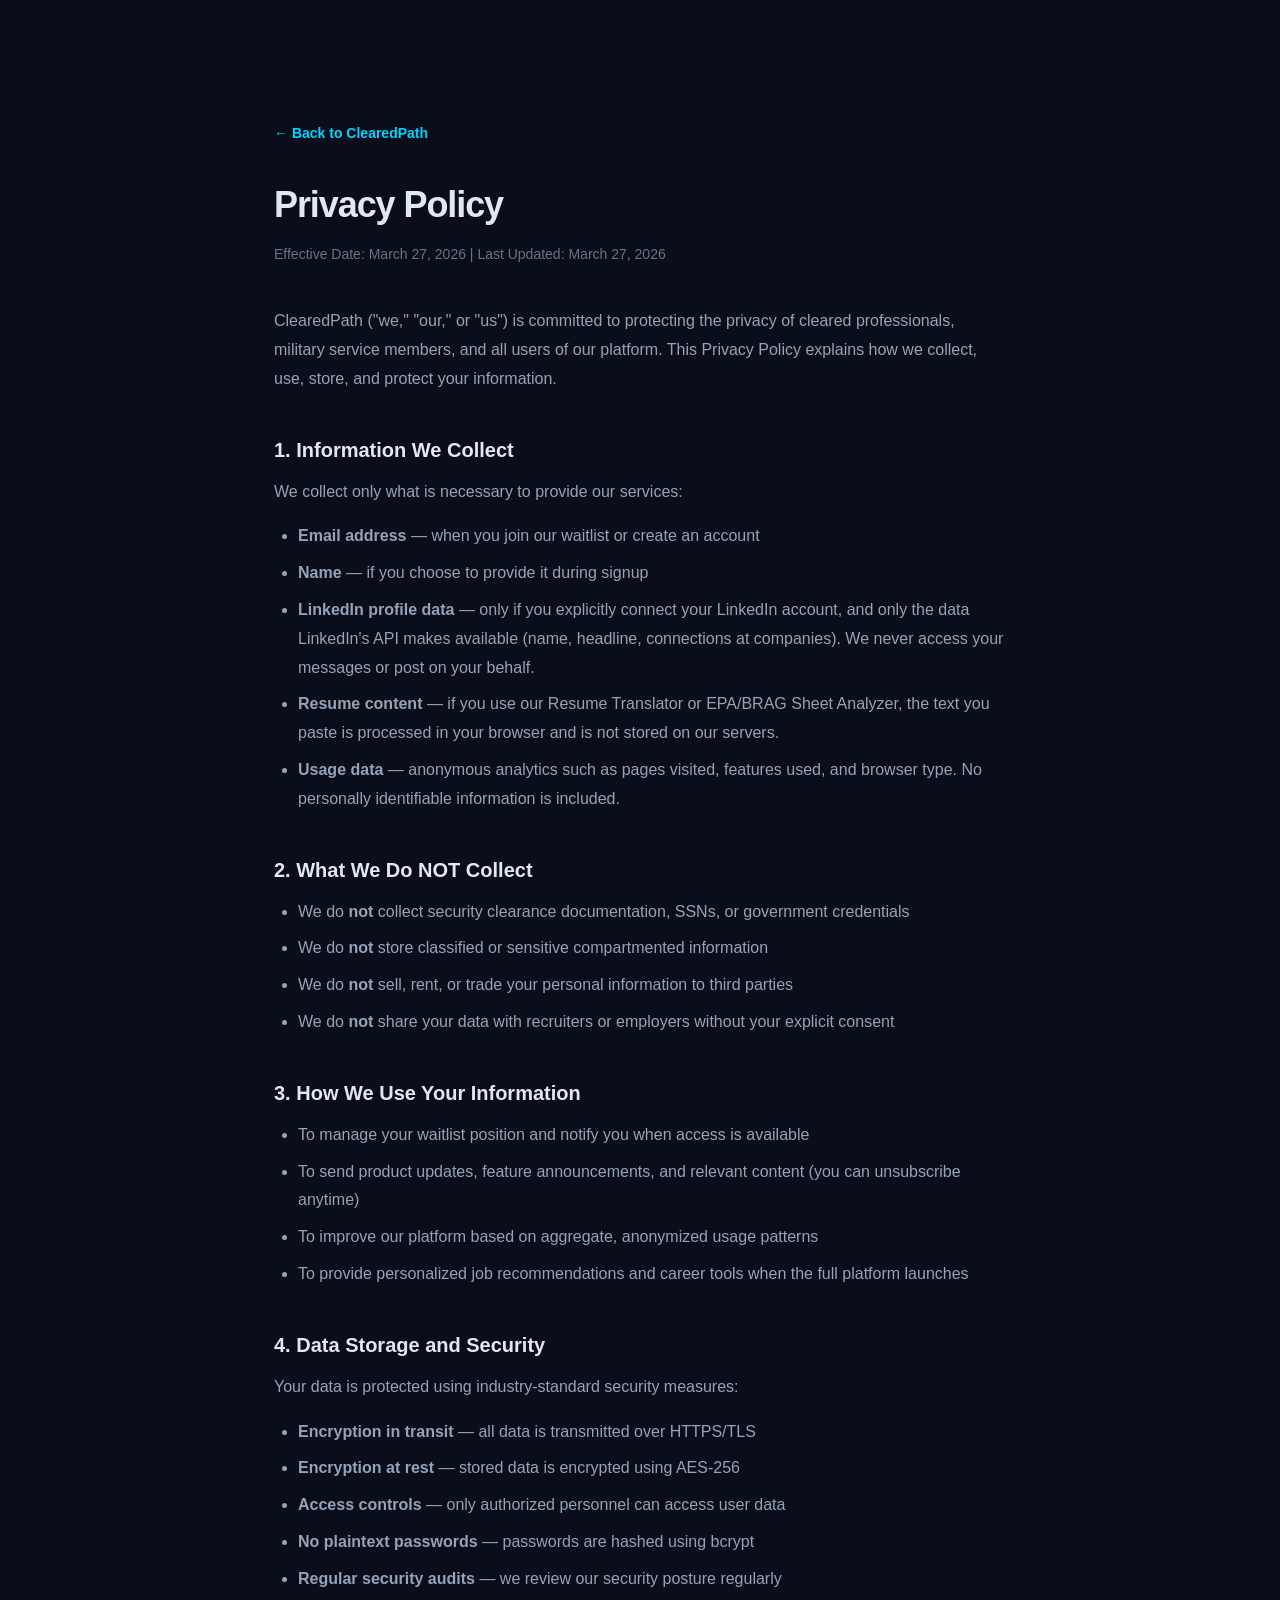
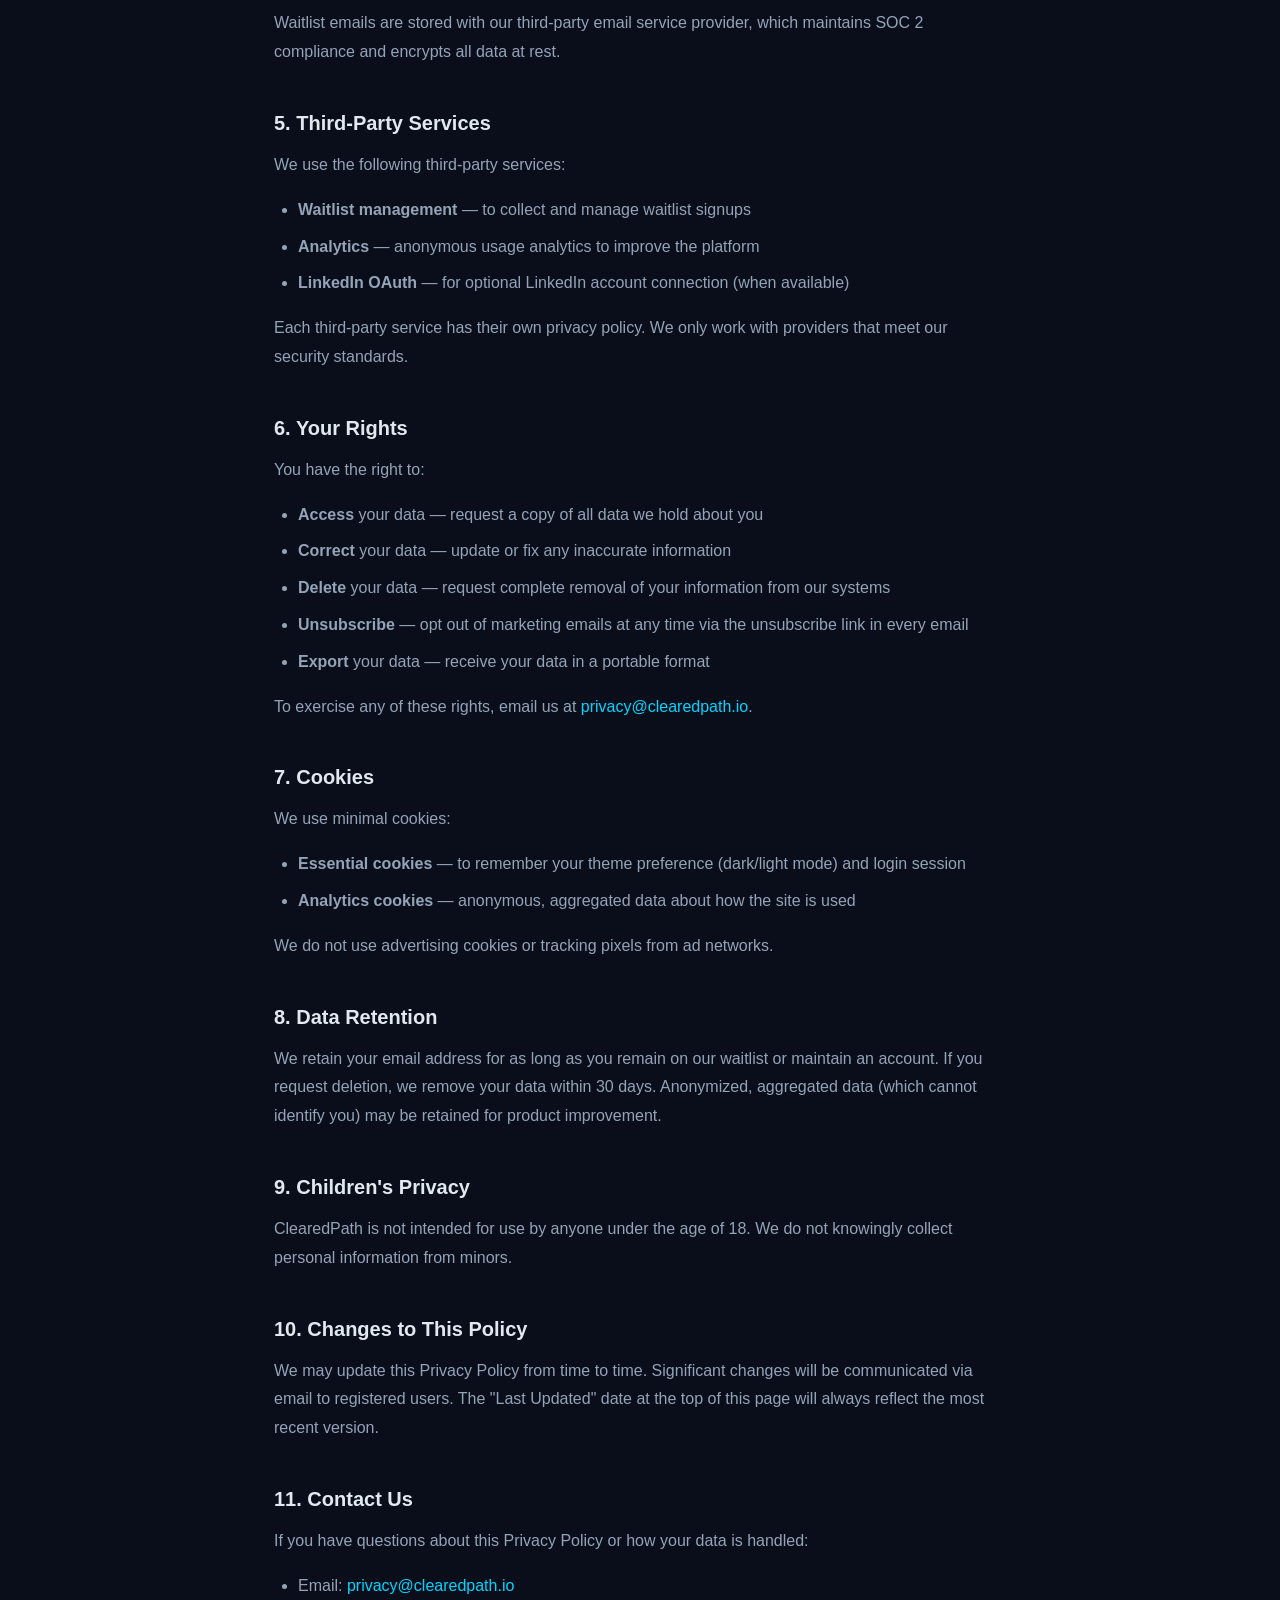
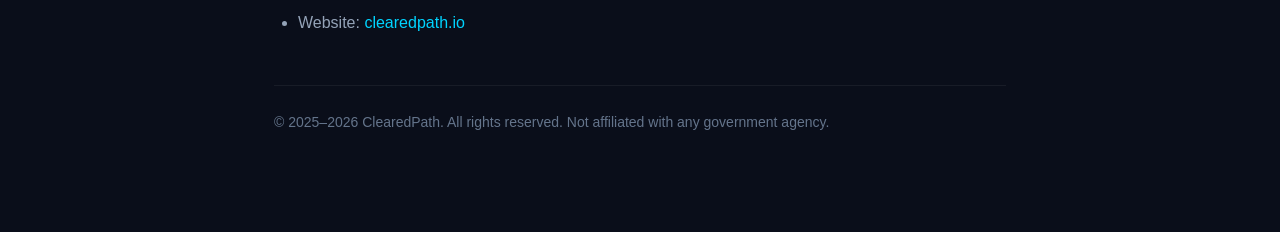
<file: privacy.html>
<!DOCTYPE html>
<html lang="en" data-theme="dark">
<head>
  <meta charset="UTF-8">
  <meta name="viewport" content="width=device-width, initial-scale=1.0">
  <title>Privacy Policy — ClearedPath</title>
  <link href="https://api.fontshare.com/v2/css?f[]=cabinet-grotesk@700,800,900&f[]=satoshi@300,400,500,600,700&display=swap" rel="stylesheet">
  <link rel="stylesheet" href="base.css">
  <style>
    .legal-page { max-width: 780px; margin: 0 auto; padding: 120px 24px 80px; }
    .legal-page h1 { font-family: var(--font-display); font-size: var(--text-4xl); font-weight: 900; color: var(--text-primary); margin-bottom: 8px; letter-spacing: -0.03em; }
    .legal-page .date { font-size: var(--text-sm); color: var(--text-faint); margin-bottom: 40px; }
    .legal-page h2 { font-family: var(--font-display); font-size: var(--text-xl); font-weight: 800; color: var(--text-primary); margin-top: 40px; margin-bottom: 12px; }
    .legal-page p, .legal-page li { font-size: var(--text-base); color: var(--text-muted); line-height: 1.8; margin-bottom: 16px; }
    .legal-page ul { padding-left: 24px; margin-bottom: 16px; }
    .legal-page li { list-style: disc; margin-bottom: 8px; }
    .legal-page a { color: var(--accent-cyan); }
    .legal-page a:hover { text-decoration: underline; }
    .back-link { display: inline-flex; align-items: center; gap: 8px; color: var(--accent-cyan); font-weight: 600; font-size: var(--text-sm); margin-bottom: 32px; }
    .back-link:hover { text-decoration: underline; }
  </style>
</head>
<body>
  <div class="legal-page">
    <a href="index.html" class="back-link">← Back to ClearedPath</a>
    <h1>Privacy Policy</h1>
    <p class="date">Effective Date: March 27, 2026 | Last Updated: March 27, 2026</p>

    <p>ClearedPath ("we," "our," or "us") is committed to protecting the privacy of cleared professionals, military service members, and all users of our platform. This Privacy Policy explains how we collect, use, store, and protect your information.</p>

    <h2>1. Information We Collect</h2>
    <p>We collect only what is necessary to provide our services:</p>
    <ul>
      <li><strong>Email address</strong> — when you join our waitlist or create an account</li>
      <li><strong>Name</strong> — if you choose to provide it during signup</li>
      <li><strong>LinkedIn profile data</strong> — only if you explicitly connect your LinkedIn account, and only the data LinkedIn's API makes available (name, headline, connections at companies). We never access your messages or post on your behalf.</li>
      <li><strong>Resume content</strong> — if you use our Resume Translator or EPA/BRAG Sheet Analyzer, the text you paste is processed in your browser and is not stored on our servers.</li>
      <li><strong>Usage data</strong> — anonymous analytics such as pages visited, features used, and browser type. No personally identifiable information is included.</li>
    </ul>

    <h2>2. What We Do NOT Collect</h2>
    <ul>
      <li>We do <strong>not</strong> collect security clearance documentation, SSNs, or government credentials</li>
      <li>We do <strong>not</strong> store classified or sensitive compartmented information</li>
      <li>We do <strong>not</strong> sell, rent, or trade your personal information to third parties</li>
      <li>We do <strong>not</strong> share your data with recruiters or employers without your explicit consent</li>
    </ul>

    <h2>3. How We Use Your Information</h2>
    <ul>
      <li>To manage your waitlist position and notify you when access is available</li>
      <li>To send product updates, feature announcements, and relevant content (you can unsubscribe anytime)</li>
      <li>To improve our platform based on aggregate, anonymized usage patterns</li>
      <li>To provide personalized job recommendations and career tools when the full platform launches</li>
    </ul>

    <h2>4. Data Storage and Security</h2>
    <p>Your data is protected using industry-standard security measures:</p>
    <ul>
      <li><strong>Encryption in transit</strong> — all data is transmitted over HTTPS/TLS</li>
      <li><strong>Encryption at rest</strong> — stored data is encrypted using AES-256</li>
      <li><strong>Access controls</strong> — only authorized personnel can access user data</li>
      <li><strong>No plaintext passwords</strong> — passwords are hashed using bcrypt</li>
      <li><strong>Regular security audits</strong> — we review our security posture regularly</li>
    </ul>
    <p>Waitlist emails are stored with our third-party email service provider, which maintains SOC 2 compliance and encrypts all data at rest.</p>

    <h2>5. Third-Party Services</h2>
    <p>We use the following third-party services:</p>
    <ul>
      <li><strong>Waitlist management</strong> — to collect and manage waitlist signups</li>
      <li><strong>Analytics</strong> — anonymous usage analytics to improve the platform</li>
      <li><strong>LinkedIn OAuth</strong> — for optional LinkedIn account connection (when available)</li>
    </ul>
    <p>Each third-party service has their own privacy policy. We only work with providers that meet our security standards.</p>

    <h2>6. Your Rights</h2>
    <p>You have the right to:</p>
    <ul>
      <li><strong>Access</strong> your data — request a copy of all data we hold about you</li>
      <li><strong>Correct</strong> your data — update or fix any inaccurate information</li>
      <li><strong>Delete</strong> your data — request complete removal of your information from our systems</li>
      <li><strong>Unsubscribe</strong> — opt out of marketing emails at any time via the unsubscribe link in every email</li>
      <li><strong>Export</strong> your data — receive your data in a portable format</li>
    </ul>
    <p>To exercise any of these rights, email us at <a href="mailto:privacy@clearedpath.io">privacy@clearedpath.io</a>.</p>

    <h2>7. Cookies</h2>
    <p>We use minimal cookies:</p>
    <ul>
      <li><strong>Essential cookies</strong> — to remember your theme preference (dark/light mode) and login session</li>
      <li><strong>Analytics cookies</strong> — anonymous, aggregated data about how the site is used</li>
    </ul>
    <p>We do not use advertising cookies or tracking pixels from ad networks.</p>

    <h2>8. Data Retention</h2>
    <p>We retain your email address for as long as you remain on our waitlist or maintain an account. If you request deletion, we remove your data within 30 days. Anonymized, aggregated data (which cannot identify you) may be retained for product improvement.</p>

    <h2>9. Children's Privacy</h2>
    <p>ClearedPath is not intended for use by anyone under the age of 18. We do not knowingly collect personal information from minors.</p>

    <h2>10. Changes to This Policy</h2>
    <p>We may update this Privacy Policy from time to time. Significant changes will be communicated via email to registered users. The "Last Updated" date at the top of this page will always reflect the most recent version.</p>

    <h2>11. Contact Us</h2>
    <p>If you have questions about this Privacy Policy or how your data is handled:</p>
    <ul>
      <li>Email: <a href="mailto:privacy@clearedpath.io">privacy@clearedpath.io</a></li>
      <li>Website: <a href="index.html">clearedpath.io</a></li>
    </ul>

    <p style="margin-top: 48px; padding-top: 24px; border-top: 1px solid var(--border-subtle); font-size: var(--text-sm); color: var(--text-faint);">© 2025–2026 ClearedPath. All rights reserved. Not affiliated with any government agency.</p>
  </div>
</body>
</html>
</file>
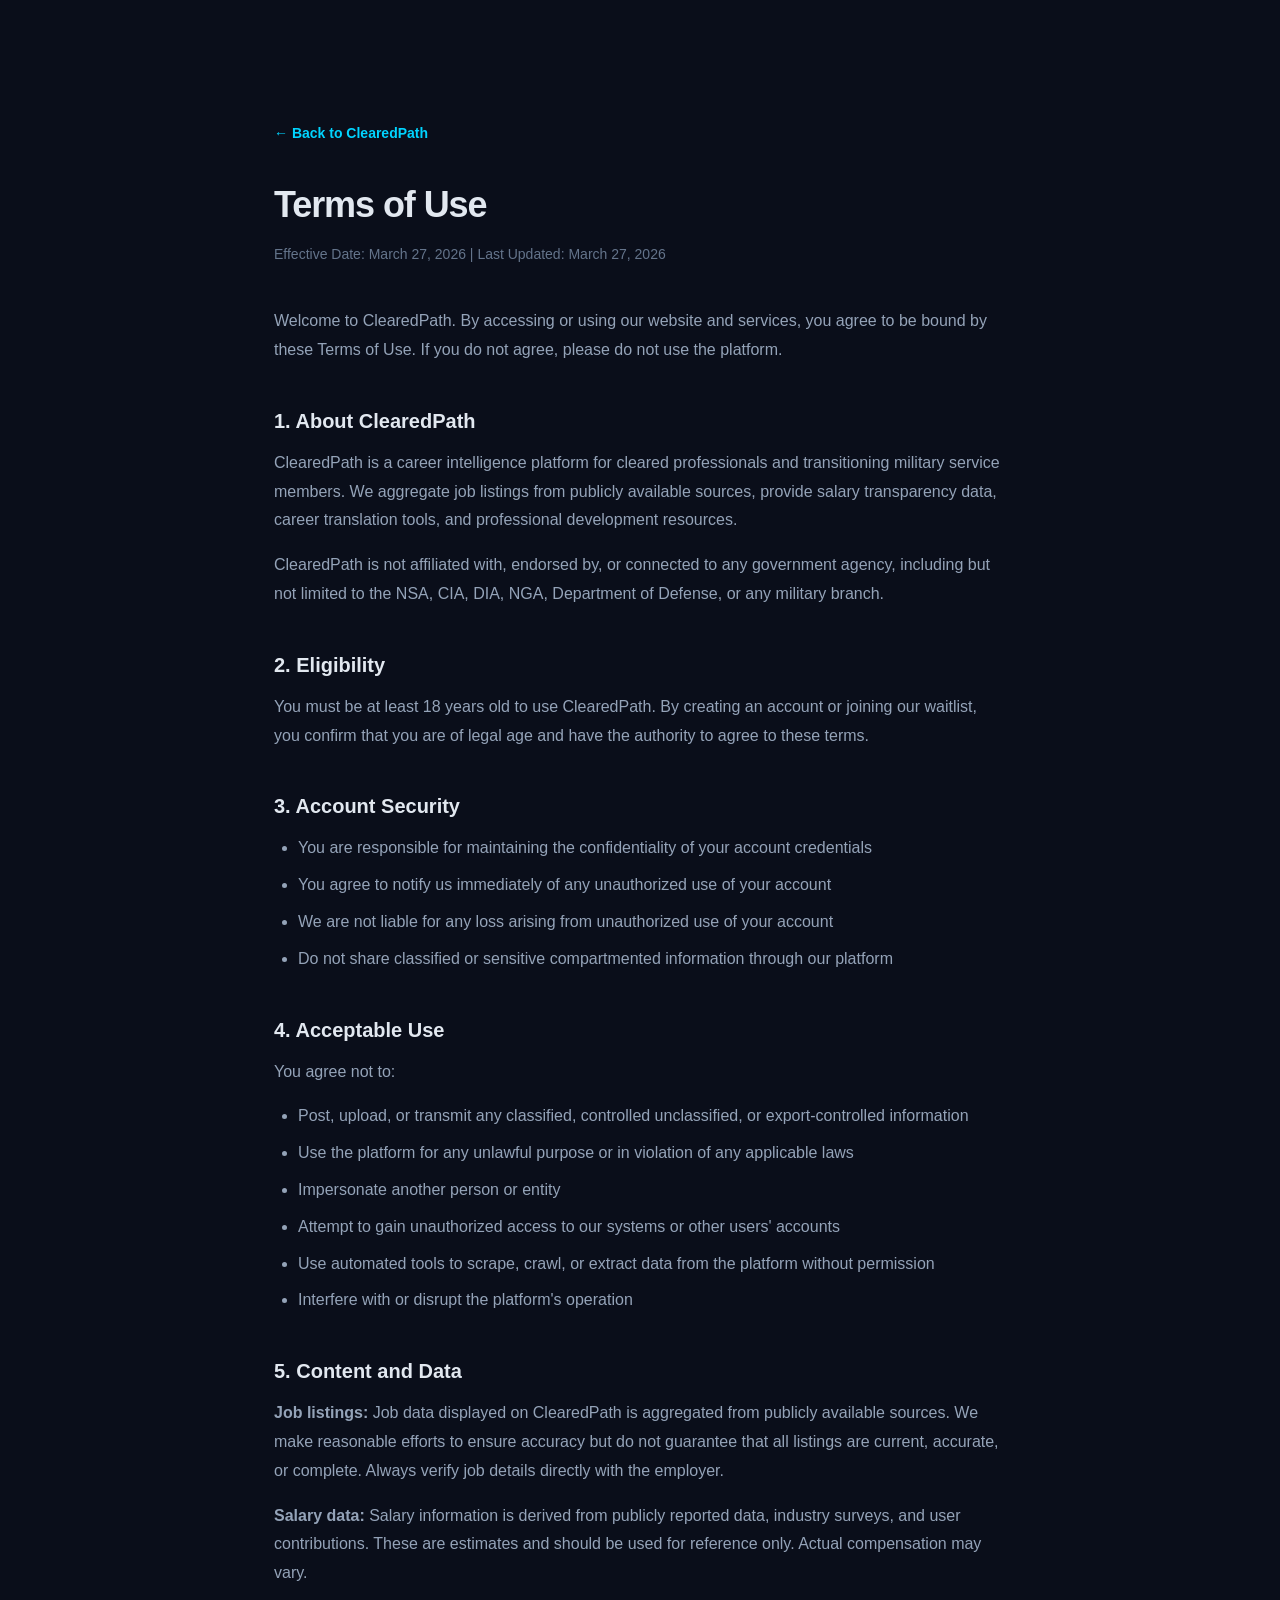
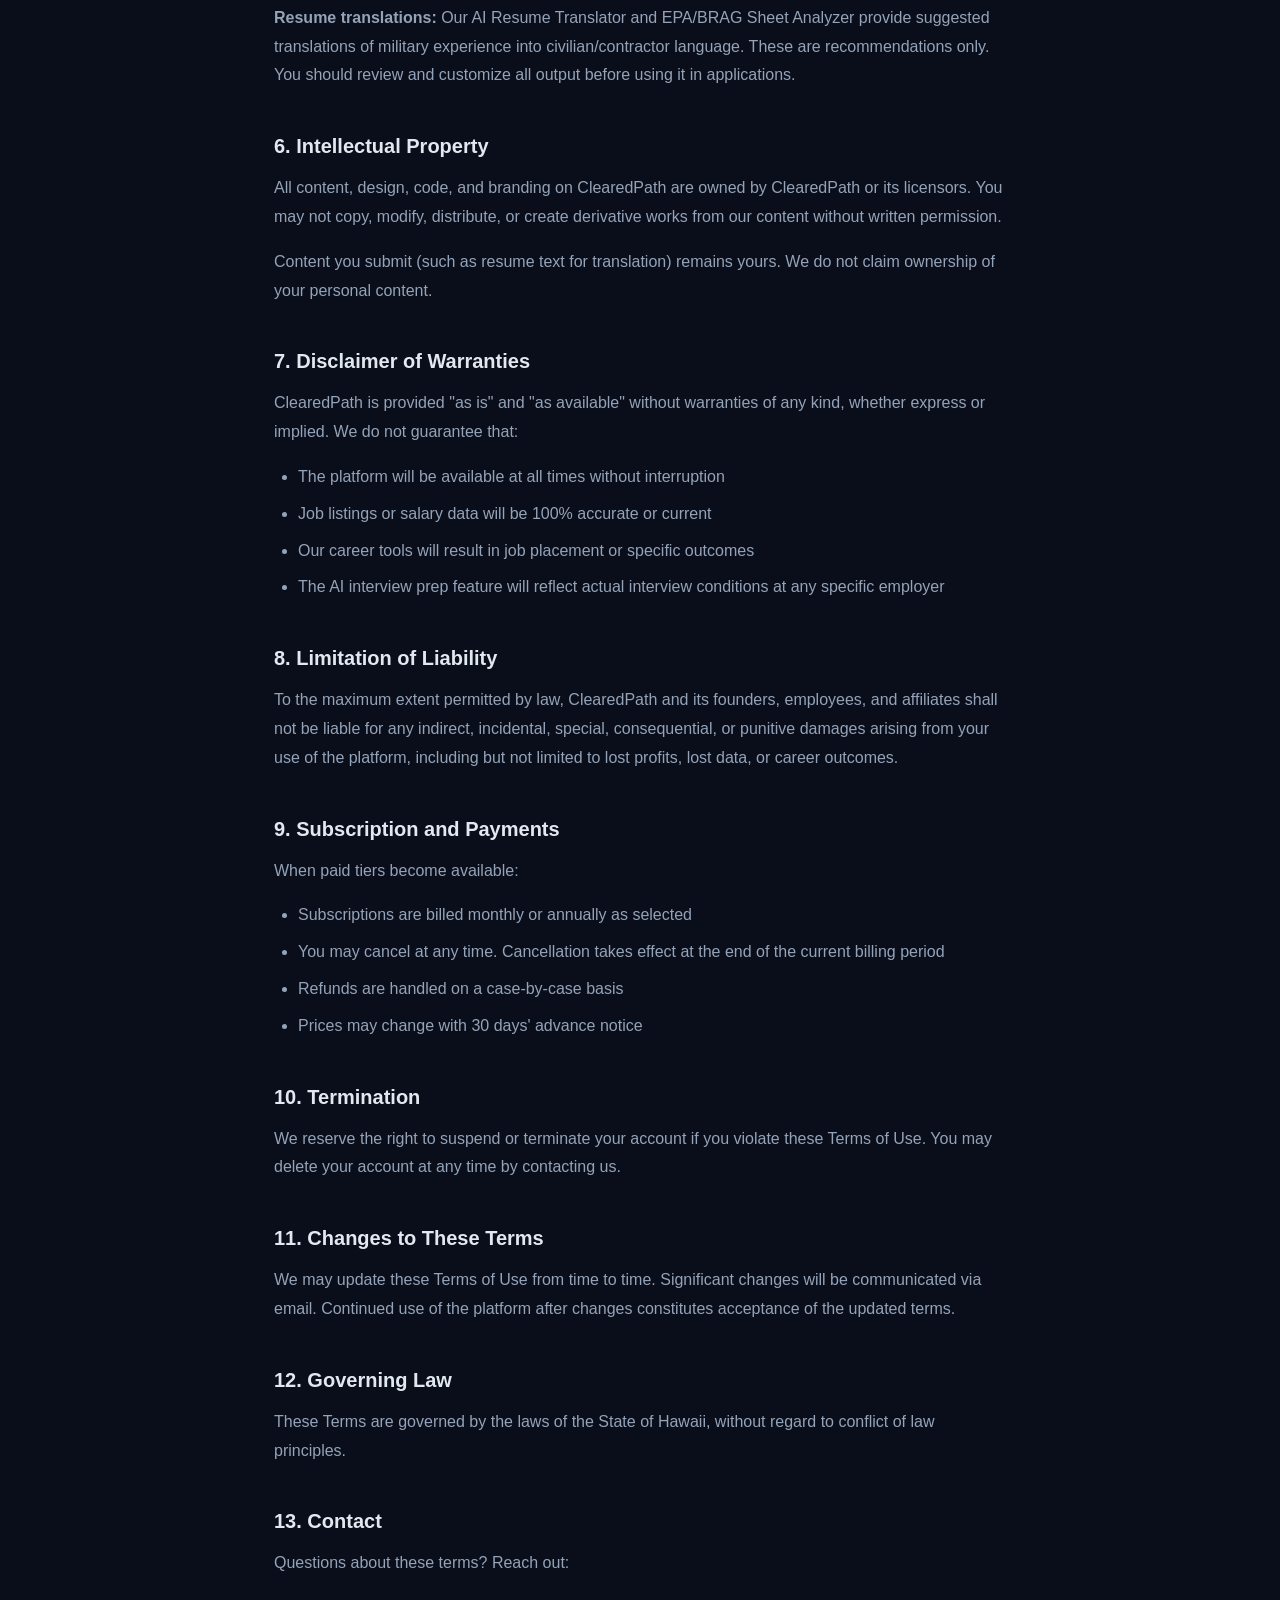
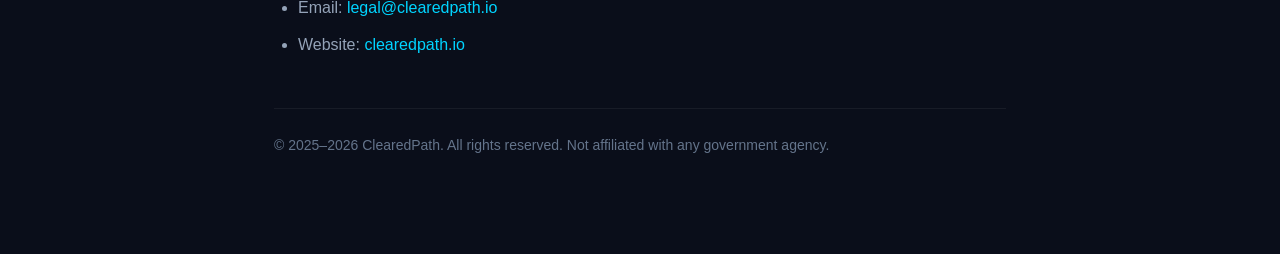
<file: terms.html>
<!DOCTYPE html>
<html lang="en" data-theme="dark">
<head>
  <meta charset="UTF-8">
  <meta name="viewport" content="width=device-width, initial-scale=1.0">
  <title>Terms of Use — ClearedPath</title>
  <link href="https://api.fontshare.com/v2/css?f[]=cabinet-grotesk@700,800,900&f[]=satoshi@300,400,500,600,700&display=swap" rel="stylesheet">
  <link rel="stylesheet" href="base.css">
  <style>
    .legal-page { max-width: 780px; margin: 0 auto; padding: 120px 24px 80px; }
    .legal-page h1 { font-family: var(--font-display); font-size: var(--text-4xl); font-weight: 900; color: var(--text-primary); margin-bottom: 8px; letter-spacing: -0.03em; }
    .legal-page .date { font-size: var(--text-sm); color: var(--text-faint); margin-bottom: 40px; }
    .legal-page h2 { font-family: var(--font-display); font-size: var(--text-xl); font-weight: 800; color: var(--text-primary); margin-top: 40px; margin-bottom: 12px; }
    .legal-page p, .legal-page li { font-size: var(--text-base); color: var(--text-muted); line-height: 1.8; margin-bottom: 16px; }
    .legal-page ul { padding-left: 24px; margin-bottom: 16px; }
    .legal-page li { list-style: disc; margin-bottom: 8px; }
    .legal-page a { color: var(--accent-cyan); }
    .legal-page a:hover { text-decoration: underline; }
    .back-link { display: inline-flex; align-items: center; gap: 8px; color: var(--accent-cyan); font-weight: 600; font-size: var(--text-sm); margin-bottom: 32px; }
    .back-link:hover { text-decoration: underline; }
  </style>
</head>
<body>
  <div class="legal-page">
    <a href="index.html" class="back-link">← Back to ClearedPath</a>
    <h1>Terms of Use</h1>
    <p class="date">Effective Date: March 27, 2026 | Last Updated: March 27, 2026</p>

    <p>Welcome to ClearedPath. By accessing or using our website and services, you agree to be bound by these Terms of Use. If you do not agree, please do not use the platform.</p>

    <h2>1. About ClearedPath</h2>
    <p>ClearedPath is a career intelligence platform for cleared professionals and transitioning military service members. We aggregate job listings from publicly available sources, provide salary transparency data, career translation tools, and professional development resources.</p>
    <p>ClearedPath is not affiliated with, endorsed by, or connected to any government agency, including but not limited to the NSA, CIA, DIA, NGA, Department of Defense, or any military branch.</p>

    <h2>2. Eligibility</h2>
    <p>You must be at least 18 years old to use ClearedPath. By creating an account or joining our waitlist, you confirm that you are of legal age and have the authority to agree to these terms.</p>

    <h2>3. Account Security</h2>
    <ul>
      <li>You are responsible for maintaining the confidentiality of your account credentials</li>
      <li>You agree to notify us immediately of any unauthorized use of your account</li>
      <li>We are not liable for any loss arising from unauthorized use of your account</li>
      <li>Do not share classified or sensitive compartmented information through our platform</li>
    </ul>

    <h2>4. Acceptable Use</h2>
    <p>You agree not to:</p>
    <ul>
      <li>Post, upload, or transmit any classified, controlled unclassified, or export-controlled information</li>
      <li>Use the platform for any unlawful purpose or in violation of any applicable laws</li>
      <li>Impersonate another person or entity</li>
      <li>Attempt to gain unauthorized access to our systems or other users' accounts</li>
      <li>Use automated tools to scrape, crawl, or extract data from the platform without permission</li>
      <li>Interfere with or disrupt the platform's operation</li>
    </ul>

    <h2>5. Content and Data</h2>
    <p><strong>Job listings:</strong> Job data displayed on ClearedPath is aggregated from publicly available sources. We make reasonable efforts to ensure accuracy but do not guarantee that all listings are current, accurate, or complete. Always verify job details directly with the employer.</p>
    <p><strong>Salary data:</strong> Salary information is derived from publicly reported data, industry surveys, and user contributions. These are estimates and should be used for reference only. Actual compensation may vary.</p>
    <p><strong>Resume translations:</strong> Our AI Resume Translator and EPA/BRAG Sheet Analyzer provide suggested translations of military experience into civilian/contractor language. These are recommendations only. You should review and customize all output before using it in applications.</p>

    <h2>6. Intellectual Property</h2>
    <p>All content, design, code, and branding on ClearedPath are owned by ClearedPath or its licensors. You may not copy, modify, distribute, or create derivative works from our content without written permission.</p>
    <p>Content you submit (such as resume text for translation) remains yours. We do not claim ownership of your personal content.</p>

    <h2>7. Disclaimer of Warranties</h2>
    <p>ClearedPath is provided "as is" and "as available" without warranties of any kind, whether express or implied. We do not guarantee that:</p>
    <ul>
      <li>The platform will be available at all times without interruption</li>
      <li>Job listings or salary data will be 100% accurate or current</li>
      <li>Our career tools will result in job placement or specific outcomes</li>
      <li>The AI interview prep feature will reflect actual interview conditions at any specific employer</li>
    </ul>

    <h2>8. Limitation of Liability</h2>
    <p>To the maximum extent permitted by law, ClearedPath and its founders, employees, and affiliates shall not be liable for any indirect, incidental, special, consequential, or punitive damages arising from your use of the platform, including but not limited to lost profits, lost data, or career outcomes.</p>

    <h2>9. Subscription and Payments</h2>
    <p>When paid tiers become available:</p>
    <ul>
      <li>Subscriptions are billed monthly or annually as selected</li>
      <li>You may cancel at any time. Cancellation takes effect at the end of the current billing period</li>
      <li>Refunds are handled on a case-by-case basis</li>
      <li>Prices may change with 30 days' advance notice</li>
    </ul>

    <h2>10. Termination</h2>
    <p>We reserve the right to suspend or terminate your account if you violate these Terms of Use. You may delete your account at any time by contacting us.</p>

    <h2>11. Changes to These Terms</h2>
    <p>We may update these Terms of Use from time to time. Significant changes will be communicated via email. Continued use of the platform after changes constitutes acceptance of the updated terms.</p>

    <h2>12. Governing Law</h2>
    <p>These Terms are governed by the laws of the State of Hawaii, without regard to conflict of law principles.</p>

    <h2>13. Contact</h2>
    <p>Questions about these terms? Reach out:</p>
    <ul>
      <li>Email: <a href="mailto:legal@clearedpath.io">legal@clearedpath.io</a></li>
      <li>Website: <a href="index.html">clearedpath.io</a></li>
    </ul>

    <p style="margin-top: 48px; padding-top: 24px; border-top: 1px solid var(--border-subtle); font-size: var(--text-sm); color: var(--text-faint);">© 2025–2026 ClearedPath. All rights reserved. Not affiliated with any government agency.</p>
  </div>
</body>
</html>
</file>
<file: base.css>
/* ClearedPath — Base CSS: Design Tokens + Reset */

:root {
  /* === COLOR PALETTE (Dark Mode Defaults) === */
  --bg-darkest: #0a0e1a;
  --bg-dark: #111827;
  --bg-card: #1a1f36;
  --bg-card-hover: #1e2540;
  --bg-surface: #222844;

  --accent-cyan: #00d4ff;
  --accent-cyan-dim: rgba(0, 212, 255, 0.15);
  --accent-cyan-border: rgba(0, 212, 255, 0.3);
  --accent-amber: #f59e0b;
  --accent-green: #22c55e;
  --accent-red: #ef4444;
  --accent-purple: #a855f7;

  --text-primary: #e2e8f0;
  --text-muted: #94a3b8;
  --text-faint: #64748b;
  --text-inverse: #0f172a;

  --border-subtle: rgba(255, 255, 255, 0.06);
  --border-card: rgba(255, 255, 255, 0.1);
  --border-accent: rgba(0, 212, 255, 0.4);

  /* Source colors */
  --source-linkedin: #0077b5;
  --source-clearancejobs: #22c55e;
  --source-indeed: #e8483b;
  --source-company: #a855f7;
  --source-glassdoor: #f59e0b;
  --source-usajobs: #94a3b8;

  /* === TYPOGRAPHY === */
  --font-display: 'Cabinet Grotesk', 'Inter', sans-serif;
  --font-body: 'Satoshi', 'Inter', sans-serif;

  --text-xs: 0.75rem;
  --text-sm: 0.875rem;
  --text-base: 1rem;
  --text-lg: 1.125rem;
  --text-xl: 1.25rem;
  --text-2xl: 1.5rem;
  --text-3xl: 1.875rem;
  --text-4xl: 2.25rem;
  --text-5xl: 3rem;
  --text-6xl: 3.75rem;
  --text-hero: clamp(2.5rem, 6vw, 4.5rem);

  /* === SPACING === */
  --space-1: 0.25rem;
  --space-2: 0.5rem;
  --space-3: 0.75rem;
  --space-4: 1rem;
  --space-5: 1.25rem;
  --space-6: 1.5rem;
  --space-8: 2rem;
  --space-10: 2.5rem;
  --space-12: 3rem;
  --space-16: 4rem;
  --space-20: 5rem;
  --space-24: 6rem;
  --space-32: 8rem;

  /* === RADIUS === */
  --radius-sm: 4px;
  --radius-md: 8px;
  --radius-lg: 12px;
  --radius-xl: 16px;
  --radius-2xl: 24px;
  --radius-full: 9999px;

  /* === SHADOWS === */
  --shadow-sm: 0 1px 2px rgba(0,0,0,0.4);
  --shadow-md: 0 4px 16px rgba(0,0,0,0.4);
  --shadow-lg: 0 8px 32px rgba(0,0,0,0.5);
  --shadow-glow-cyan: 0 0 24px rgba(0, 212, 255, 0.2);

  /* === TRANSITIONS === */
  --transition-fast: 150ms ease;
  --transition-base: 250ms ease;
  --transition-slow: 400ms ease;

  /* === GLASS === */
  --glass-bg: rgba(26, 31, 54, 0.8);
  --glass-border: rgba(255, 255, 255, 0.08);
  --header-bg: rgba(10, 14, 26, 0.85);
}

/* Light mode overrides */
[data-theme="light"] {
  --bg-darkest: #f8fafc;
  --bg-dark: #f1f5f9;
  --bg-card: #ffffff;
  --bg-card-hover: #f8fafc;
  --bg-surface: #e2e8f0;

  --accent-cyan: #0284c7;
  --accent-cyan-dim: rgba(2, 132, 199, 0.1);
  --accent-cyan-border: rgba(2, 132, 199, 0.3);

  --text-primary: #0f172a;
  --text-muted: #475569;
  --text-faint: #94a3b8;
  --text-inverse: #ffffff;

  --border-subtle: rgba(0, 0, 0, 0.06);
  --border-card: rgba(0, 0, 0, 0.1);
  --border-accent: rgba(2, 132, 199, 0.4);

  --glass-bg: rgba(255, 255, 255, 0.9);
  --glass-border: rgba(0, 0, 0, 0.08);
  --header-bg: rgba(248, 250, 252, 0.9);
  --shadow-md: 0 4px 16px rgba(0,0,0,0.1);
  --shadow-lg: 0 8px 32px rgba(0,0,0,0.15);
  --shadow-glow-cyan: 0 0 24px rgba(2, 132, 199, 0.15);
}

/* === RESET === */
*, *::before, *::after {
  box-sizing: border-box;
  margin: 0;
  padding: 0;
}

html {
  scroll-behavior: smooth;
  font-size: 16px;
  -webkit-text-size-adjust: 100%;
}

body {
  font-family: var(--font-body);
  background-color: var(--bg-darkest);
  color: var(--text-primary);
  line-height: 1.6;
  min-height: 100vh;
  transition: background-color var(--transition-slow), color var(--transition-slow);
  overflow-x: hidden;
}

img, svg {
  display: block;
  max-width: 100%;
}

a {
  color: inherit;
  text-decoration: none;
}

button {
  cursor: pointer;
  border: none;
  background: none;
  font-family: inherit;
  font-size: inherit;
}

input, textarea {
  font-family: inherit;
  font-size: inherit;
}

ul {
  list-style: none;
}

/* === UTILITY CLASSES === */
.container {
  width: 100%;
  max-width: 1280px;
  margin: 0 auto;
  padding: 0 var(--space-6);
}

@media (max-width: 768px) {
  .container {
    padding: 0 var(--space-4);
  }
}

.sr-only {
  position: absolute;
  width: 1px;
  height: 1px;
  padding: 0;
  margin: -1px;
  overflow: hidden;
  clip: rect(0, 0, 0, 0);
  white-space: nowrap;
  border-width: 0;
}

/* Scroll-reveal animation base */
.reveal {
  opacity: 0;
  transition: opacity 0.6s ease, clip-path 0.6s ease;
  clip-path: inset(0 0 10% 0);
}

.reveal.visible {
  opacity: 1;
  clip-path: inset(0 0 0% 0);
}

/* Stagger delays */
.reveal-delay-1 { transition-delay: 0.1s; }
.reveal-delay-2 { transition-delay: 0.2s; }
.reveal-delay-3 { transition-delay: 0.3s; }
.reveal-delay-4 { transition-delay: 0.4s; }
</file>
<file: style.css>
/* ClearedPath — Main Styles (Polished + Source Circles + Auth + Interview + Network) */

/* ============================================
   HEADER / NAV
   ============================================ */

.site-header {
  position: fixed;
  top: 0;
  left: 0;
  right: 0;
  z-index: 100;
  background: var(--header-bg);
  backdrop-filter: blur(16px);
  -webkit-backdrop-filter: blur(16px);
  border-bottom: 1px solid var(--border-subtle);
  transition: background var(--transition-slow);
}

.header-inner {
  display: flex;
  align-items: center;
  justify-content: space-between;
  height: 60px;
  gap: var(--space-6);
}

.logo {
  display: flex;
  align-items: center;
  gap: var(--space-2);
  flex-shrink: 0;
  color: var(--text-primary);
}

.logo-text {
  font-family: var(--font-display);
  font-size: var(--text-xl);
  font-weight: 800;
  letter-spacing: -0.02em;
  color: var(--text-primary);
}

.logo-text span { color: var(--accent-cyan); }

.main-nav {
  display: flex;
  align-items: center;
  gap: var(--space-1);
}

.nav-link {
  font-size: var(--text-sm);
  font-weight: 500;
  color: var(--text-muted);
  padding: var(--space-2) var(--space-4);
  border-radius: var(--radius-md);
  transition: color var(--transition-fast), background var(--transition-fast);
  letter-spacing: 0.02em;
}

.nav-link:hover { color: var(--text-primary); background: var(--border-subtle); }
.nav-link.active { color: var(--accent-cyan); }

.header-actions {
  display: flex;
  align-items: center;
  gap: var(--space-3);
  flex-shrink: 0;
}

.header-login {
  font-size: var(--text-sm);
  font-weight: 500;
  color: var(--text-muted);
  transition: color var(--transition-fast);
  cursor: pointer;
}
.header-login:hover { color: var(--text-primary); }

.btn-theme {
  width: 36px;
  height: 36px;
  display: flex;
  align-items: center;
  justify-content: center;
  border-radius: var(--radius-md);
  color: var(--text-muted);
  transition: color var(--transition-fast), background var(--transition-fast);
}
.btn-theme:hover { color: var(--text-primary); background: var(--border-subtle); }

.btn-primary {
  display: inline-flex;
  align-items: center;
  gap: var(--space-2);
  background: var(--accent-cyan);
  color: var(--bg-darkest);
  font-size: var(--text-sm);
  font-weight: 700;
  padding: var(--space-2) var(--space-5);
  border-radius: var(--radius-md);
  transition: opacity var(--transition-fast), box-shadow var(--transition-fast);
  letter-spacing: 0.02em;
}
.btn-primary:hover { opacity: 0.9; box-shadow: var(--shadow-glow-cyan); }

/* User menu */
.user-menu { position: relative; }
.user-avatar-btn {
  width: 36px; height: 36px; border-radius: 50%;
  background: linear-gradient(135deg, var(--accent-cyan), #0284c7);
  color: var(--bg-darkest); font-family: var(--font-display);
  font-weight: 900; font-size: var(--text-xs);
  display: flex; align-items: center; justify-content: center;
  cursor: pointer; border: 2px solid var(--accent-cyan-border);
}
.user-dropdown {
  display: none; position: absolute; top: calc(100% + 8px); right: 0;
  background: var(--bg-card); border: 1px solid var(--border-card);
  border-radius: var(--radius-lg); min-width: 200px; padding: var(--space-2);
  box-shadow: var(--shadow-lg); z-index: 200;
}
.user-dropdown.active { display: block; }
.user-dropdown-header {
  padding: var(--space-3); border-bottom: 1px solid var(--border-subtle);
  margin-bottom: var(--space-2);
}
.user-dropdown-header strong { display: block; font-size: var(--text-sm); color: var(--text-primary); }
.user-dropdown-header span { font-size: var(--text-xs); color: var(--text-faint); }
.user-dropdown-item {
  display: block; padding: var(--space-2) var(--space-3);
  font-size: var(--text-sm); color: var(--text-muted);
  border-radius: var(--radius-sm); transition: background var(--transition-fast);
}
.user-dropdown-item:hover { background: var(--bg-surface); color: var(--text-primary); }

.hamburger {
  display: none;
  flex-direction: column;
  gap: 5px;
  width: 36px; height: 36px;
  align-items: center;
  justify-content: center;
  border-radius: var(--radius-md);
  color: var(--text-primary);
  transition: background var(--transition-fast);
}
.hamburger:hover { background: var(--border-subtle); }

/* Mobile nav overlay */
.mobile-nav {
  display: none; position: fixed;
  top: 60px; left: 0; right: 0; bottom: 0;
  background: var(--bg-dark); z-index: 99;
  flex-direction: column; padding: var(--space-6);
  gap: var(--space-2); border-top: 1px solid var(--border-card);
  transform: translateX(100%);
  transition: transform var(--transition-base);
}
.mobile-nav.open { transform: translateX(0); }
.mobile-nav.active { display: flex; }

.mobile-nav-link {
  font-size: var(--text-lg); font-weight: 600; color: var(--text-primary);
  padding: var(--space-4); border-radius: var(--radius-md);
  transition: background var(--transition-fast), color var(--transition-fast);
  border-bottom: 1px solid var(--border-subtle);
}
.mobile-nav-link:hover { background: var(--bg-card); color: var(--accent-cyan); }

@media (max-width: 900px) {
  .main-nav { display: none; }
  .hamburger { display: flex; }
  .header-cta, .header-login { display: none; }
}

/* ============================================
   AUTH MODAL
   ============================================ */
.auth-modal-overlay {
  display: none; position: fixed; inset: 0; z-index: 1000;
  align-items: center; justify-content: center;
}
.auth-modal-overlay.active { display: flex; }

.auth-modal-backdrop {
  position: absolute; inset: 0;
  background: rgba(0, 0, 0, 0.6);
  backdrop-filter: blur(8px);
  -webkit-backdrop-filter: blur(8px);
}

.auth-modal {
  position: relative; z-index: 1;
  background: var(--bg-card);
  backdrop-filter: blur(24px);
  -webkit-backdrop-filter: blur(24px);
  border: 1px solid var(--border-card);
  border-radius: var(--radius-2xl);
  padding: var(--space-8);
  width: 100%; max-width: 420px;
  box-shadow: var(--shadow-lg);
  animation: fadeIn 0.3s ease;
}

[data-theme="light"] .auth-modal {
  background: rgba(255, 255, 255, 0.95);
}

.auth-modal-close {
  position: absolute; top: var(--space-4); right: var(--space-4);
  color: var(--text-muted); font-size: var(--text-2xl);
  line-height: 1; cursor: pointer; transition: color var(--transition-fast);
  background: none; border: none;
}
.auth-modal-close:hover { color: var(--text-primary); }

.auth-modal-logo { text-align: center; margin-bottom: var(--space-3); color: var(--text-primary); }

.auth-modal-heading {
  font-family: var(--font-display); font-size: var(--text-2xl);
  font-weight: 800; text-align: center; color: var(--text-primary);
  margin-bottom: var(--space-6); letter-spacing: -0.02em;
}

.auth-oauth-btn {
  width: 100%; padding: var(--space-3); border-radius: var(--radius-md);
  font-weight: 600; font-size: var(--text-sm);
  display: flex; align-items: center; justify-content: center;
  gap: var(--space-3); margin-bottom: var(--space-3);
  transition: opacity var(--transition-fast); cursor: pointer; border: none;
}
.auth-oauth-btn:hover { opacity: 0.9; }

.auth-linkedin-btn { background: #0077b5; color: white; }
.auth-google-btn { background: var(--bg-surface); color: var(--text-primary); border: 1px solid var(--border-card); }

.auth-divider {
  text-align: center; position: relative;
  margin: var(--space-4) 0; color: var(--text-faint);
  font-size: var(--text-xs);
}
.auth-divider::before {
  content: ''; position: absolute; left: 0; right: 0;
  top: 50%; height: 1px; background: var(--border-subtle);
}
.auth-divider span {
  position: relative; background: var(--glass-bg);
  padding: 0 var(--space-3);
}
[data-theme="light"] .auth-divider span { background: rgba(255,255,255,0.95); }

.auth-form { display: flex; flex-direction: column; gap: var(--space-3); }

.auth-input {
  width: 100%; padding: var(--space-3) var(--space-4);
  background: var(--bg-darkest); border: 1px solid var(--border-card);
  border-radius: var(--radius-md); color: var(--text-primary);
  font-size: var(--text-sm); outline: none;
  transition: border-color var(--transition-fast);
}
[data-theme="light"] .auth-input { background: var(--bg-dark); }
.auth-input:focus { border-color: var(--accent-cyan); box-shadow: 0 0 0 3px var(--accent-cyan-dim); }
.auth-input::placeholder { color: var(--text-faint); }

.auth-submit-btn {
  width: 100%; padding: var(--space-3); border-radius: var(--radius-md);
  background: var(--accent-cyan); color: var(--bg-darkest);
  font-weight: 700; font-size: var(--text-sm);
  transition: opacity var(--transition-fast); cursor: pointer; border: none;
}
.auth-submit-btn:hover { opacity: 0.9; box-shadow: var(--shadow-glow-cyan); }

.auth-toggle {
  text-align: center; font-size: var(--text-sm);
  color: var(--text-muted); margin-top: var(--space-4);
}
.auth-toggle-link { color: var(--accent-cyan); font-weight: 600; cursor: pointer; }
.auth-toggle-link:hover { text-decoration: underline; }

.auth-privacy {
  text-align: center; font-size: var(--text-xs);
  color: var(--text-faint); margin-top: var(--space-3);
}

@media (max-width: 480px) {
  .auth-modal {
    max-width: 100%; margin: var(--space-4);
    border-radius: var(--radius-xl); padding: var(--space-6);
  }
}

/* ============================================
   HERO SECTION
   ============================================ */

#home {
  min-height: 100vh; padding-top: 60px;
  background: var(--bg-darkest); position: relative; overflow: hidden;
}

.hero-grid-bg {
  position: absolute; inset: 0;
  background-image: linear-gradient(rgba(0, 212, 255, 0.03) 1px, transparent 1px), linear-gradient(90deg, rgba(0, 212, 255, 0.03) 1px, transparent 1px);
  background-size: 60px 60px; pointer-events: none;
}
[data-theme="light"] .hero-grid-bg {
  background-image: linear-gradient(rgba(2, 132, 199, 0.05) 1px, transparent 1px), linear-gradient(90deg, rgba(2, 132, 199, 0.05) 1px, transparent 1px);
}

.hero-radial {
  position: absolute; top: -20%; right: -10%;
  width: 60vw; height: 60vw; max-width: 800px; max-height: 800px;
  background: radial-gradient(circle, rgba(0, 212, 255, 0.06) 0%, transparent 70%);
  pointer-events: none;
}
[data-theme="light"] .hero-radial { background: radial-gradient(circle, rgba(2, 132, 199, 0.08) 0%, transparent 70%); }

.hero-inner {
  position: relative; z-index: 2;
  padding: var(--space-14, 3.5rem) 0 0;
}

.hero-badge {
  display: inline-flex; align-items: center; gap: var(--space-2);
  background: var(--accent-cyan-dim); border: 1px solid var(--accent-cyan-border);
  color: var(--accent-cyan); font-size: var(--text-xs); font-weight: 600;
  padding: var(--space-1) var(--space-3); border-radius: var(--radius-full);
  letter-spacing: 0.08em; text-transform: uppercase; margin-bottom: var(--space-5);
}
.hero-badge .dot {
  width: 6px; height: 6px; border-radius: 50%; background: var(--accent-cyan);
  animation: pulse-dot 2s ease-in-out infinite;
}
@keyframes pulse-dot { 0%, 100% { opacity: 1; } 50% { opacity: 0.4; } }

.hero-headline {
  font-family: var(--font-display); font-size: clamp(2.5rem, 5vw, 4rem);
  font-weight: 900; line-height: 1.05; letter-spacing: -0.03em;
  color: var(--text-primary); max-width: 820px; margin-bottom: var(--space-5);
}
.hero-headline .highlight { color: var(--accent-cyan); display: block; }

.hero-sub {
  font-size: var(--text-xl); color: var(--text-muted);
  max-width: 600px; margin-bottom: var(--space-8); line-height: 1.6;
}

/* Waitlist form */
.waitlist-form { display: flex; gap: var(--space-3); max-width: 520px; margin-bottom: var(--space-3); }
.waitlist-input {
  flex: 1; background: var(--bg-card); border: 1px solid var(--border-card);
  color: var(--text-primary); padding: var(--space-3) var(--space-4);
  border-radius: var(--radius-md); font-size: var(--text-base);
  transition: border-color var(--transition-fast), box-shadow var(--transition-fast); outline: none;
}
.waitlist-input:focus { border-color: var(--accent-cyan); box-shadow: 0 0 0 3px var(--accent-cyan-dim); }
.waitlist-input::placeholder { color: var(--text-faint); }

.btn-waitlist {
  background: var(--accent-cyan); color: var(--bg-darkest);
  font-weight: 700; font-size: var(--text-sm);
  padding: var(--space-3) var(--space-6); border-radius: var(--radius-md);
  white-space: nowrap; transition: opacity var(--transition-fast), box-shadow var(--transition-fast);
  letter-spacing: 0.02em;
}
.btn-waitlist:hover { opacity: 0.9; box-shadow: var(--shadow-glow-cyan); }

.hero-trust-line {
  font-size: var(--text-xs); color: var(--text-faint);
  margin-bottom: var(--space-3);
}

.trust-strip {
  font-size: var(--text-xs); color: var(--text-faint);
  margin-top: var(--space-4); margin-bottom: var(--space-2);
  letter-spacing: 0.02em;
}
.trust-strip strong { color: var(--text-muted); font-weight: 600; }

.waitlist-counter {
  font-size: var(--text-sm); color: var(--text-muted);
  display: flex; align-items: center; gap: var(--space-2);
}
.waitlist-counter .count { color: var(--accent-cyan); font-weight: 700; }

.waitlist-success {
  display: none; align-items: center; gap: var(--space-3);
  padding: var(--space-3) var(--space-4);
  background: rgba(34, 197, 94, 0.1); border: 1px solid rgba(34, 197, 94, 0.3);
  border-radius: var(--radius-md); color: var(--accent-green);
  font-weight: 600; max-width: 520px; font-size: var(--text-sm);
}
.waitlist-success.show { display: flex; }

.inline-waitlist-success {
  display: flex; align-items: center; gap: var(--space-2);
  padding: var(--space-3) var(--space-4);
  color: var(--accent-green); font-weight: 600; font-size: var(--text-sm);
  justify-content: center;
}

/* Stats row */
.stats-row {
  display: grid; grid-template-columns: repeat(4, 1fr);
  gap: var(--space-1); padding: var(--space-6) 0 0;
  border-top: 1px solid var(--border-subtle);
  margin-top: var(--space-6);
}
@media (max-width: 768px) { .stats-row { grid-template-columns: repeat(2, 1fr); gap: var(--space-3); } }

.stat-item { padding: var(--space-3); text-align: center; }
.stat-number {
  font-family: var(--font-display); font-size: var(--text-4xl); font-weight: 900;
  color: var(--accent-cyan); letter-spacing: -0.04em; line-height: 1;
  margin-bottom: var(--space-1);
}
.stat-label { font-size: var(--text-sm); color: var(--text-muted); font-weight: 500; }

/* Feature showcase */
.features-section { padding: var(--space-16) 0; background: var(--bg-dark); }

.section-label {
  font-size: var(--text-xs); font-weight: 700; letter-spacing: 0.1em;
  text-transform: uppercase; color: var(--accent-cyan); margin-bottom: var(--space-3);
}
.section-title {
  font-family: var(--font-display); font-size: var(--text-4xl); font-weight: 800;
  letter-spacing: -0.03em; color: var(--text-primary); margin-bottom: var(--space-3);
}
.section-sub { font-size: var(--text-lg); color: var(--text-muted); max-width: 560px; }

.features-grid {
  display: grid; grid-template-columns: 1fr 1fr;
  grid-template-rows: auto auto; gap: var(--space-3);
  margin-top: var(--space-10);
}
@media (max-width: 768px) { .features-grid { grid-template-columns: 1fr; } }

.feature-card {
  background: var(--bg-card); border: 1px solid var(--border-card);
  border-radius: var(--radius-xl); padding: var(--space-6);
  position: relative; overflow: hidden;
  transition: border-color var(--transition-base), box-shadow var(--transition-base);
}
.feature-card:hover { border-color: var(--accent-cyan-border); box-shadow: var(--shadow-glow-cyan); }
.feature-card.feature-large {
  grid-column: 1 / -1; display: grid;
  grid-template-columns: 1fr 1fr; gap: var(--space-6); align-items: center;
}
@media (max-width: 768px) { .feature-card.feature-large { grid-template-columns: 1fr; } }

.feature-card::before {
  content: ''; position: absolute; top: 0; left: 0; right: 0;
  height: 2px; background: linear-gradient(90deg, transparent, var(--accent-cyan), transparent);
  opacity: 0; transition: opacity var(--transition-base);
}
.feature-card:hover::before { opacity: 1; }

.feature-icon {
  width: 40px; height: 40px;
  background: var(--accent-cyan-dim); border: 1px solid var(--accent-cyan-border);
  border-radius: var(--radius-md); display: flex; align-items: center;
  justify-content: center; color: var(--accent-cyan);
  margin-bottom: var(--space-4); flex-shrink: 0;
}
.feature-title {
  font-family: var(--font-display); font-size: var(--text-xl); font-weight: 800;
  color: var(--text-primary); margin-bottom: var(--space-2); letter-spacing: -0.02em;
}
.feature-desc { font-size: var(--text-base); color: var(--text-muted); line-height: 1.7; }

.coming-soon-badge {
  display: inline-flex; align-items: center; gap: var(--space-1);
  font-size: var(--text-xs); font-weight: 700; padding: 3px 10px;
  border-radius: var(--radius-full); margin-top: var(--space-3);
  background: rgba(168, 85, 247, 0.12); border: 1px solid rgba(168, 85, 247, 0.35);
  color: #c084fc; letter-spacing: 0.04em; text-transform: uppercase;
}

.source-demo { display: flex; gap: var(--space-2); flex-wrap: wrap; margin-top: var(--space-3); }
.source-pill {
  display: inline-flex; align-items: center; gap: var(--space-1);
  font-size: var(--text-xs); font-weight: 600; padding: 3px 10px;
  border-radius: var(--radius-full); border: 1px solid;
}

.salary-demo { margin-top: var(--space-3); }
.salary-demo-row { display: flex; align-items: center; justify-content: space-between; margin-bottom: var(--space-1); font-size: var(--text-sm); }
.salary-demo-label { color: var(--text-muted); }
.salary-demo-value { color: var(--accent-amber); font-weight: 700; }
.salary-demo-bar { height: 7px; background: var(--bg-surface); border-radius: var(--radius-full); overflow: hidden; }
.salary-demo-fill { height: 100%; background: linear-gradient(90deg, var(--accent-amber), #fbbf24); border-radius: var(--radius-full); }

/* How it works */
.how-section { padding: var(--space-16) 0; background: var(--bg-darkest); }
.how-steps {
  display: grid; grid-template-columns: repeat(3, 1fr);
  gap: var(--space-6); margin-top: var(--space-10); position: relative;
}
@media (max-width: 768px) { .how-steps { grid-template-columns: 1fr; } }
.how-steps::before {
  content: ''; position: absolute; top: 24px;
  left: calc(16.66% + 24px); right: calc(16.66% + 24px);
  height: 1px; background: linear-gradient(90deg, transparent, var(--accent-cyan-border), transparent);
}
@media (max-width: 768px) { .how-steps::before { display: none; } }

.how-step { text-align: center; position: relative; }
.how-step-num {
  width: 48px; height: 48px; border-radius: 50%;
  background: var(--bg-card); border: 2px solid var(--accent-cyan-border);
  display: flex; align-items: center; justify-content: center;
  margin: 0 auto var(--space-4); font-family: var(--font-display);
  font-size: var(--text-lg); font-weight: 900; color: var(--accent-cyan);
  position: relative; z-index: 1;
}
.how-step h3 { font-family: var(--font-display); font-size: var(--text-xl); font-weight: 800; color: var(--text-primary); margin-bottom: var(--space-2); }
.how-step p { font-size: var(--text-base); color: var(--text-muted); line-height: 1.7; }

/* Comparison table */
.comparison-section { padding: var(--space-16) 0; background: var(--bg-dark); }
.comparison-table { width: 100%; border-collapse: collapse; margin-top: var(--space-10); border-radius: var(--radius-xl); overflow: hidden; border: 1px solid var(--border-card); }
.comparison-table thead tr { background: var(--bg-card); border-bottom: 1px solid var(--border-card); }
.comparison-table th { padding: var(--space-4); font-size: var(--text-sm); font-weight: 700; letter-spacing: 0.02em; text-align: center; }
.comparison-table th:first-child { text-align: left; color: var(--text-muted); }
.comparison-table th.col-cp { color: var(--accent-cyan); position: relative; }
.comparison-table th.col-cp::after { content: 'US'; font-size: var(--text-xs); background: var(--accent-cyan); color: var(--bg-darkest); padding: 1px 6px; border-radius: var(--radius-full); margin-left: var(--space-2); }
.comparison-table tbody tr { border-bottom: 1px solid var(--border-subtle); transition: background var(--transition-fast); }
.comparison-table tbody tr:hover { background: var(--bg-card); }
.comparison-table td { padding: var(--space-3) var(--space-4); font-size: var(--text-sm); text-align: center; color: var(--text-muted); }
.comparison-table td:first-child { text-align: left; color: var(--text-primary); font-weight: 500; }
.comparison-table td.col-cp { background: rgba(0, 212, 255, 0.03); }
[data-theme="light"] .comparison-table td.col-cp { background: rgba(2, 132, 199, 0.04); }
.check { color: var(--accent-green); }
.cross { color: var(--text-faint); }
.partial { color: var(--accent-amber); }

/* Inline CTA */
.inline-cta {
  margin-top: var(--space-10); text-align: center; padding: var(--space-8);
  background: var(--bg-card); border: 1px solid var(--border-card);
  border-radius: var(--radius-xl); position: relative; overflow: hidden;
}
.inline-cta::before { content: ''; position: absolute; inset: 0; background: radial-gradient(ellipse at center top, rgba(0, 212, 255, 0.05) 0%, transparent 70%); pointer-events: none; }
.inline-cta h3 { font-family: var(--font-display); font-size: var(--text-xl); font-weight: 800; color: var(--text-primary); margin-bottom: var(--space-4); letter-spacing: -0.02em; }
.inline-cta-form { justify-content: center; margin: 0 auto; }

/* Social proof */
.proof-section { padding: var(--space-10) 0; background: var(--bg-darkest); border-top: 1px solid var(--border-subtle); border-bottom: 1px solid var(--border-subtle); }
.proof-inner { display: flex; align-items: center; gap: var(--space-5); }
.proof-avatar { width: 52px; height: 52px; border-radius: 50%; background: linear-gradient(135deg, #1e3a5f, #0a2040); border: 2px solid var(--accent-cyan-border); display: flex; align-items: center; justify-content: center; color: var(--accent-cyan); font-family: var(--font-display); font-weight: 900; font-size: var(--text-xl); flex-shrink: 0; }
.proof-quote { font-size: var(--text-lg); font-style: italic; color: var(--text-primary); font-weight: 500; line-height: 1.5; }
.proof-attribution { font-size: var(--text-sm); color: var(--text-muted); margin-top: var(--space-2); }
.proof-attribution strong { color: var(--text-primary); }

/* ============================================
   JOBS SECTION
   ============================================ */

#jobs { padding: var(--space-16) 0; background: var(--bg-darkest); min-height: 100vh; }
.jobs-header { margin-bottom: var(--space-6); }

.jobs-layout { display: grid; grid-template-columns: 260px 1fr; gap: var(--space-5); align-items: start; }
@media (max-width: 1024px) { .jobs-layout { grid-template-columns: 1fr; } }

.filter-sidebar { background: var(--bg-card); border: 1px solid var(--border-card); border-radius: var(--radius-xl); padding: var(--space-5); position: sticky; top: 76px; }
@media (max-width: 1024px) { .filter-sidebar { display: none; } .filter-sidebar.mobile-open { display: block; } }

.filter-title { font-family: var(--font-display); font-size: var(--text-base); font-weight: 800; color: var(--text-primary); margin-bottom: var(--space-4); letter-spacing: -0.01em; display: flex; align-items: center; justify-content: space-between; }
.filter-group { margin-bottom: var(--space-4); }
.filter-group-label { font-size: var(--text-xs); font-weight: 700; letter-spacing: 0.08em; text-transform: uppercase; color: var(--text-faint); margin-bottom: var(--space-2); }
.filter-options { display: flex; flex-direction: column; gap: var(--space-2); }
.filter-option { display: flex; align-items: center; gap: var(--space-3); cursor: pointer; }
.filter-option input[type="checkbox"] { width: 16px; height: 16px; accent-color: var(--accent-cyan); cursor: pointer; }
.filter-option label { font-size: var(--text-sm); color: var(--text-muted); cursor: pointer; transition: color var(--transition-fast); }
.filter-option:hover label { color: var(--text-primary); }
.filter-range { width: 100%; margin-top: var(--space-2); }
.filter-range input[type="range"] { width: 100%; accent-color: var(--accent-cyan); }
.filter-range-labels { display: flex; justify-content: space-between; font-size: var(--text-xs); color: var(--text-faint); margin-top: var(--space-1); }
.filter-score-val { font-size: var(--text-xs); color: var(--accent-cyan); font-weight: 700; text-align: right; }
.btn-reset-filters { width: 100%; padding: var(--space-2); border: 1px solid var(--border-card); border-radius: var(--radius-md); color: var(--text-muted); font-size: var(--text-sm); font-weight: 600; transition: border-color var(--transition-fast), color var(--transition-fast); margin-top: var(--space-3); }
.btn-reset-filters:hover { border-color: var(--accent-cyan-border); color: var(--text-primary); }

/* Job cards */
.jobs-list { display: flex; flex-direction: column; gap: var(--space-3); }

.job-card {
  background: var(--bg-card); border: 1px solid var(--border-card);
  border-radius: var(--radius-xl); padding: var(--space-4);
  transition: border-color var(--transition-base), box-shadow var(--transition-base), background var(--transition-fast);
  position: relative; overflow: hidden; cursor: pointer;
}
.job-card:hover { border-color: var(--accent-cyan-border); box-shadow: var(--shadow-glow-cyan); background: var(--bg-card-hover); }
.job-card.hidden { display: none; }

.job-card-header { display: flex; align-items: flex-start; justify-content: space-between; gap: var(--space-3); margin-bottom: var(--space-2); }
.job-title { font-family: var(--font-display); font-size: var(--text-lg); font-weight: 800; color: var(--text-primary); letter-spacing: -0.02em; margin-bottom: var(--space-1); }
.job-meta { display: flex; flex-wrap: wrap; align-items: center; gap: var(--space-3); font-size: var(--text-sm); color: var(--text-muted); }
.job-meta-item { display: flex; align-items: center; gap: var(--space-1); }

.clearance-badge { display: inline-flex; align-items: center; gap: var(--space-1); font-size: var(--text-xs); font-weight: 700; padding: 3px 10px; border-radius: var(--radius-full); letter-spacing: 0.04em; text-transform: uppercase; }
.clearance-tssci-poly { background: rgba(239, 68, 68, 0.15); border: 1px solid rgba(239, 68, 68, 0.4); color: #ef4444; }
.clearance-tssci-fsp { background: rgba(168, 85, 247, 0.15); border: 1px solid rgba(168, 85, 247, 0.4); color: #a855f7; }
.clearance-tssci { background: rgba(0, 212, 255, 0.12); border: 1px solid rgba(0, 212, 255, 0.35); color: var(--accent-cyan); }
.clearance-secret { background: rgba(245, 158, 11, 0.12); border: 1px solid rgba(245, 158, 11, 0.35); color: var(--accent-amber); }

/* ClearedPath Score */
.job-score-section { display: flex; align-items: center; gap: var(--space-3); flex-shrink: 0; }
.score-badge { display: flex; flex-direction: column; align-items: center; gap: 2px; }
.score-ring { position: relative; width: 56px; height: 56px; }
.score-ring svg { transform: rotate(-90deg); }
.score-ring-track { fill: none; stroke: var(--bg-surface); stroke-width: 4; }
.score-ring-fill { fill: none; stroke-width: 4; stroke-linecap: round; transition: stroke-dashoffset 1s ease; }
.score-ring-num { position: absolute; inset: 0; display: flex; align-items: center; justify-content: center; font-family: var(--font-display); font-size: var(--text-sm); font-weight: 900; color: var(--text-primary); }
.score-label { font-size: 9px; color: var(--text-faint); letter-spacing: 0.06em; text-transform: uppercase; text-align: center; }

/* Source Fusion Circles (compact) */
.source-fusion-compact { margin-bottom: var(--space-2); }
.source-fusion-row { display: flex; align-items: center; gap: var(--space-3); flex-wrap: wrap; }
.source-circles { display: flex; align-items: center; }
.source-circle {
  width: 14px; height: 14px; border-radius: 50%;
  border: 2px solid var(--bg-card);
  margin-left: -4px; position: relative;
  cursor: pointer; transition: transform var(--transition-fast);
  flex-shrink: 0;
}
.source-circle:first-child { margin-left: 0; }
.source-circle:hover { transform: scale(1.3); z-index: 5; }
.source-circle[data-tip]:hover::after {
  content: attr(data-tip); position: absolute; bottom: calc(100% + 6px);
  left: 50%; transform: translateX(-50%);
  background: var(--bg-darkest); border: 1px solid var(--border-card);
  color: var(--text-primary); font-size: var(--text-xs); font-weight: 600;
  padding: 3px 8px; border-radius: var(--radius-sm);
  white-space: nowrap; z-index: 10; pointer-events: none;
}
.source-circle-extra {
  background: var(--bg-surface) !important;
  color: var(--text-muted);
  font-size: 8px; font-weight: 700;
  display: flex; align-items: center; justify-content: center;
  border: 2px solid var(--bg-card);
}
.source-fusion-count { font-size: var(--text-xs); color: var(--text-faint); font-weight: 600; }
.heat-badge {
  font-size: 10px; font-weight: 700; padding: 1px 8px;
  border-radius: var(--radius-full); letter-spacing: 0.04em; text-transform: uppercase;
}
.heat-active { background: rgba(0, 212, 255, 0.12); border: 1px solid rgba(0, 212, 255, 0.3); color: var(--accent-cyan); }
.heat-hot { background: rgba(245, 158, 11, 0.12); border: 1px solid rgba(245, 158, 11, 0.35); color: var(--accent-amber); }
.heat-trending { background: rgba(239, 68, 68, 0.12); border: 1px solid rgba(239, 68, 68, 0.35); color: #ef4444; animation: pulse-heat 2s ease-in-out infinite; }
@keyframes pulse-heat { 0%, 100% { opacity: 1; } 50% { opacity: 0.7; } }

.source-fusion-links { display: flex; gap: var(--space-2); flex-wrap: wrap; margin-top: var(--space-1); }
.source-link-tag { font-size: var(--text-xs); font-weight: 600; cursor: pointer; text-decoration: none; transition: opacity var(--transition-fast); }
.source-link-tag:hover { opacity: 0.7; text-decoration: underline; }

/* Contract Info */
.contract-info { margin-bottom: var(--space-2); padding: var(--space-3); background: var(--bg-darkest); border: 1px solid var(--border-subtle); border-radius: var(--radius-md); }
[data-theme="light"] .contract-info { background: var(--bg-dark); }
.contract-tags { display: flex; align-items: center; gap: var(--space-3); margin-bottom: var(--space-2); flex-wrap: wrap; }
.contract-type-tag { display: inline-flex; align-items: center; gap: var(--space-1); font-size: var(--text-xs); font-weight: 700; padding: 2px 8px; border-radius: var(--radius-sm); letter-spacing: 0.06em; cursor: default; position: relative; }
.contract-prime { background: rgba(34, 197, 94, 0.12); border: 1px solid rgba(34, 197, 94, 0.35); color: #22c55e; }
.contract-sub { background: rgba(245, 158, 11, 0.12); border: 1px solid rgba(245, 158, 11, 0.35); color: #f59e0b; }
.contract-duration-label { font-size: var(--text-xs); color: var(--text-muted); font-weight: 500; }
.contract-time-header { display: flex; justify-content: space-between; align-items: center; margin-bottom: var(--space-1); }
.contract-time-text { font-size: var(--text-xs); color: var(--text-muted); font-weight: 600; }
.contract-stability-badge { display: inline-flex; align-items: center; gap: var(--space-1); font-size: 10px; font-weight: 700; text-transform: uppercase; letter-spacing: 0.06em; border: 1px solid; padding: 1px 6px; border-radius: var(--radius-sm); }
.contract-progress-track { display: flex; height: 4px; border-radius: var(--radius-full); overflow: hidden; gap: 1px; }
.contract-progress-elapsed { background: var(--bg-surface); height: 100%; }
.contract-progress-remaining { height: 100%; border-radius: 0 var(--radius-full) var(--radius-full) 0; }

/* Salary panel */
.salary-panel { background: var(--bg-darkest); border: 1px solid var(--border-subtle); border-radius: var(--radius-md); padding: var(--space-3); margin-top: var(--space-2); }
[data-theme="light"] .salary-panel { background: var(--bg-dark); }
.salary-panel-row { display: flex; justify-content: space-between; align-items: center; margin-bottom: var(--space-2); gap: var(--space-3); }
.salary-row-label { font-size: var(--text-xs); font-weight: 600; color: var(--text-faint); text-transform: uppercase; letter-spacing: 0.06em; display: flex; align-items: center; gap: var(--space-1); }
.salary-posted-val { font-size: var(--text-sm); color: var(--text-muted); font-weight: 600; }
.salary-real-val { font-size: var(--text-sm); color: var(--accent-amber); font-weight: 700; }
.salary-comparison-track { height: 5px; background: var(--bg-surface); border-radius: var(--radius-full); overflow: hidden; margin-top: var(--space-2); }
.salary-comparison-fill { height: 100%; border-radius: var(--radius-full); }
.salary-posted-fill { background: var(--text-faint); width: 65%; }
.salary-real-fill { background: var(--accent-amber); }

/* Job badges */
.job-badges { display: flex; flex-wrap: wrap; gap: var(--space-2); margin-top: var(--space-2); }
.job-badge { display: inline-flex; align-items: center; gap: 5px; font-size: var(--text-xs); font-weight: 600; padding: 3px 8px; border-radius: var(--radius-full); }
.badge-verified { background: rgba(34, 197, 94, 0.1); border: 1px solid rgba(34, 197, 94, 0.3); color: var(--accent-green); }
.badge-hot { background: rgba(239, 68, 68, 0.1); border: 1px solid rgba(239, 68, 68, 0.3); color: #ef4444; }

/* Job card actions (logged-in state) */
.job-card-actions { display: flex; gap: var(--space-2); margin-top: var(--space-3); padding-top: var(--space-2); border-top: 1px solid var(--border-subtle); }
.job-action-btn {
  display: inline-flex; align-items: center; gap: var(--space-1);
  font-size: var(--text-xs); font-weight: 600; padding: var(--space-1) var(--space-3);
  border-radius: var(--radius-md); border: 1px solid var(--border-card);
  color: var(--text-muted); background: transparent;
  transition: all var(--transition-fast); cursor: pointer;
}
.job-action-btn:hover { border-color: var(--accent-cyan-border); color: var(--accent-cyan); }

.jobs-count { font-size: var(--text-sm); color: var(--text-muted); margin-bottom: var(--space-3); }
.jobs-count span { color: var(--accent-cyan); font-weight: 700; }

.mobile-filter-btn {
  display: none; align-items: center; gap: var(--space-2);
  padding: var(--space-3) var(--space-5); border: 1px solid var(--accent-cyan-border);
  border-radius: var(--radius-md); color: var(--accent-cyan);
  font-size: var(--text-sm); font-weight: 700; margin-bottom: var(--space-4);
  transition: border-color var(--transition-fast), color var(--transition-fast), background var(--transition-fast);
  background: var(--accent-cyan-dim);
}
.mobile-filter-btn:hover { background: rgba(0, 212, 255, 0.12); }
@media (max-width: 1024px) { .mobile-filter-btn { display: flex; } }

/* ============================================
   RESUME SECTION — Tabs + EPA + Job Codes
   ============================================ */

#resume { padding: var(--space-16) 0; background: var(--bg-dark); min-height: 80vh; }

.resume-tabs { display: flex; gap: var(--space-1); margin-top: var(--space-6); border-bottom: 2px solid var(--border-subtle); overflow-x: auto; -webkit-overflow-scrolling: touch; }
.resume-tab { display: inline-flex; align-items: center; gap: var(--space-2); padding: var(--space-3) var(--space-5); font-size: var(--text-sm); font-weight: 600; color: var(--text-muted); border-bottom: 2px solid transparent; margin-bottom: -2px; transition: color var(--transition-fast), border-color var(--transition-fast); white-space: nowrap; background: none; cursor: pointer; }
.resume-tab:hover { color: var(--text-primary); }
.resume-tab.active { color: var(--accent-cyan); border-bottom-color: var(--accent-cyan); }
.resume-tab svg { flex-shrink: 0; }

.resume-tab-content { display: none; animation: fadeTabIn 0.3s ease; }
.resume-tab-content.active { display: block; }
@keyframes fadeTabIn { from { opacity: 0; transform: translateY(6px); } to { opacity: 1; transform: translateY(0); } }

.resume-split { display: grid; grid-template-columns: 1fr 1fr; gap: var(--space-5); margin-top: var(--space-6); }
@media (max-width: 768px) { .resume-split { grid-template-columns: 1fr; } }

.resume-panel { background: var(--bg-card); border: 1px solid var(--border-card); border-radius: var(--radius-xl); padding: var(--space-5); display: flex; flex-direction: column; gap: var(--space-3); }
.resume-panel-header { display: flex; align-items: center; justify-content: space-between; }
.resume-panel-title { font-family: var(--font-display); font-size: var(--text-base); font-weight: 800; color: var(--text-primary); letter-spacing: -0.01em; }
.premium-badge { display: inline-flex; align-items: center; gap: 5px; font-size: var(--text-xs); font-weight: 700; padding: 3px 10px; border-radius: var(--radius-full); background: rgba(245, 158, 11, 0.12); border: 1px solid rgba(245, 158, 11, 0.35); color: var(--accent-amber); letter-spacing: 0.04em; text-transform: uppercase; }

.resume-textarea { width: 100%; min-height: 200px; background: var(--bg-darkest); border: 1px solid var(--border-card); border-radius: var(--radius-md); color: var(--text-primary); padding: var(--space-3); font-size: var(--text-sm); line-height: 1.7; resize: vertical; outline: none; transition: border-color var(--transition-fast); font-family: var(--font-body); }
[data-theme="light"] .resume-textarea { background: var(--bg-dark); }
.resume-textarea:focus { border-color: var(--accent-cyan-border); }

.resume-output { width: 100%; min-height: 200px; background: var(--bg-darkest); border: 1px solid var(--border-card); border-radius: var(--radius-md); padding: var(--space-3); font-size: var(--text-sm); line-height: 1.7; color: var(--text-primary); font-family: var(--font-body); overflow-y: auto; white-space: pre-wrap; }
[data-theme="light"] .resume-output { background: var(--bg-dark); }
.resume-output.typing::after { content: '|'; color: var(--accent-cyan); animation: blink 0.8s step-end infinite; }
@keyframes blink { 0%, 100% { opacity: 1; } 50% { opacity: 0; } }
.resume-output-placeholder { color: var(--text-faint); font-style: italic; }

.btn-translate { align-self: flex-start; display: inline-flex; align-items: center; gap: var(--space-2); background: var(--accent-cyan); color: var(--bg-darkest); font-weight: 700; font-size: var(--text-sm); padding: var(--space-3) var(--space-5); border-radius: var(--radius-md); transition: opacity var(--transition-fast), box-shadow var(--transition-fast); }
.btn-translate:hover { opacity: 0.9; box-shadow: var(--shadow-glow-cyan); }
.btn-translate.loading { opacity: 0.7; cursor: not-allowed; pointer-events: none; }

.translate-footer { display: flex; align-items: center; justify-content: space-between; gap: var(--space-4); }
.translate-time { font-size: var(--text-xs); color: var(--text-faint); }
.translate-time span { color: var(--accent-cyan); font-weight: 700; }

.translations-table { margin-top: var(--space-10); }
.translations-grid { display: grid; grid-template-columns: repeat(auto-fill, minmax(240px, 1fr)); gap: var(--space-3); margin-top: var(--space-5); }
.translation-card { background: var(--bg-card); border: 1px solid var(--border-card); border-radius: var(--radius-lg); padding: var(--space-3); transition: border-color var(--transition-fast); }
.translation-card:hover { border-color: var(--accent-cyan-border); }
.translation-from { font-size: var(--text-xs); font-weight: 700; color: var(--text-faint); letter-spacing: 0.06em; text-transform: uppercase; margin-bottom: var(--space-1); }
.translation-mil { font-family: var(--font-display); font-size: var(--text-base); font-weight: 800; color: var(--accent-amber); margin-bottom: var(--space-1); letter-spacing: -0.01em; }
.translation-arrow { color: var(--text-faint); font-size: var(--text-xs); margin-bottom: var(--space-1); }
.translation-contractor { font-size: var(--text-sm); color: var(--text-primary); font-weight: 600; }

/* EPA / BRAG */
.epa-split { display: grid; grid-template-columns: 1fr 1fr; gap: var(--space-5); margin-top: var(--space-6); }
@media (max-width: 768px) { .epa-split { grid-template-columns: 1fr; } }
.epa-input-panel { background: var(--bg-card); border: 1px solid var(--border-card); border-radius: var(--radius-xl); padding: var(--space-5); display: flex; flex-direction: column; gap: var(--space-3); }
.epa-panel-header { display: flex; align-items: center; justify-content: space-between; }
.epa-select-group { display: flex; flex-direction: column; gap: var(--space-2); }
.epa-select-group label { font-size: var(--text-sm); font-weight: 600; color: var(--text-muted); }
.epa-select { padding: var(--space-3) var(--space-4); background: var(--bg-darkest); border: 1px solid var(--border-card); border-radius: var(--radius-md); color: var(--text-primary); font-size: var(--text-sm); font-family: var(--font-body); outline: none; }
[data-theme="light"] .epa-select { background: var(--bg-dark); }
.epa-select:focus { border-color: var(--accent-cyan); }
.epa-textarea { min-height: 180px; }
.epa-helper { font-size: var(--text-xs); color: var(--text-faint); margin: 0; }
.epa-actions { display: flex; align-items: center; gap: var(--space-3); flex-wrap: wrap; }
.btn-epa-demo { display: inline-flex; align-items: center; gap: var(--space-2); padding: var(--space-3) var(--space-5); border: 1px solid var(--accent-cyan-border); border-radius: var(--radius-md); color: var(--accent-cyan); font-size: var(--text-sm); font-weight: 600; background: var(--accent-cyan-dim); transition: background var(--transition-fast); cursor: pointer; }
.btn-epa-demo:hover { background: rgba(0, 212, 255, 0.15); }

.epa-results-panel { background: var(--bg-card); border: 1px solid var(--border-card); border-radius: var(--radius-xl); padding: var(--space-5); min-height: 400px; overflow-y: auto; }
.epa-placeholder { display: flex; flex-direction: column; align-items: center; justify-content: center; text-align: center; min-height: 300px; gap: var(--space-3); color: var(--text-muted); font-size: var(--text-sm); padding: var(--space-6); }

.epa-profile { margin-bottom: var(--space-5); }
.epa-profile-title { font-family: var(--font-display); font-size: var(--text-base); font-weight: 800; color: var(--text-primary); margin-bottom: var(--space-3); }
.epa-skills-tags { display: flex; flex-wrap: wrap; gap: var(--space-2); margin-bottom: var(--space-3); }
.epa-skill-tag { display: inline-flex; align-items: center; font-size: var(--text-xs); font-weight: 600; padding: 4px 10px; border-radius: var(--radius-full); background: var(--accent-cyan-dim); border: 1px solid var(--accent-cyan-border); color: var(--accent-cyan); }
.epa-meta-row { display: flex; gap: var(--space-4); flex-wrap: wrap; margin-bottom: var(--space-2); }
.epa-meta-badge { display: inline-flex; align-items: center; gap: var(--space-1); font-size: var(--text-xs); font-weight: 700; padding: 4px 10px; border-radius: var(--radius-full); }
.epa-meta-badge.level-badge { background: rgba(168, 85, 247, 0.12); border: 1px solid rgba(168, 85, 247, 0.35); color: #a855f7; }
.epa-meta-badge.clearance-detected { background: rgba(34, 197, 94, 0.12); border: 1px solid rgba(34, 197, 94, 0.35); color: #22c55e; }
.epa-recommendations-title { font-family: var(--font-display); font-size: var(--text-base); font-weight: 800; color: var(--text-primary); margin-bottom: var(--space-3); padding-top: var(--space-3); border-top: 1px solid var(--border-subtle); }
.epa-rec-card { background: var(--bg-darkest); border: 1px solid var(--border-subtle); border-radius: var(--radius-lg); padding: var(--space-4); margin-bottom: var(--space-3); transition: border-color var(--transition-fast); }
[data-theme="light"] .epa-rec-card { background: var(--bg-dark); }
.epa-rec-card:hover { border-color: var(--accent-cyan-border); }
.epa-rec-header { display: flex; align-items: flex-start; justify-content: space-between; gap: var(--space-3); margin-bottom: var(--space-2); }
.epa-rec-title { font-family: var(--font-display); font-size: var(--text-base); font-weight: 800; color: var(--text-primary); }
.epa-rec-match { display: inline-flex; align-items: center; gap: var(--space-1); font-size: var(--text-sm); font-weight: 800; color: var(--accent-green); white-space: nowrap; font-family: var(--font-display); }
.epa-rec-salary { font-size: var(--text-sm); color: var(--accent-amber); font-weight: 700; margin-bottom: var(--space-2); }
.epa-rec-reasons { margin-bottom: var(--space-3); }
.epa-rec-reasons li { font-size: var(--text-xs); color: var(--text-muted); padding: var(--space-1) 0; padding-left: var(--space-4); position: relative; line-height: 1.5; }
.epa-rec-reasons li::before { content: '→'; position: absolute; left: 0; color: var(--accent-cyan); }
.epa-rec-companies { display: flex; flex-wrap: wrap; gap: var(--space-2); margin-bottom: var(--space-3); }
.epa-company-badge { font-size: var(--text-xs); font-weight: 600; padding: 2px 8px; border-radius: var(--radius-sm); background: var(--bg-surface); color: var(--text-muted); border: 1px solid var(--border-subtle); }
.btn-rec-translate { display: inline-flex; align-items: center; gap: var(--space-2); padding: var(--space-2) var(--space-4); font-size: var(--text-xs); font-weight: 700; border: 1px solid var(--accent-cyan-border); border-radius: var(--radius-md); color: var(--accent-cyan); background: var(--accent-cyan-dim); transition: background var(--transition-fast); cursor: pointer; }
.btn-rec-translate:hover { background: rgba(0, 212, 255, 0.15); }

/* Military Job Codes */
.branch-tabs { display: flex; gap: var(--space-2); margin-top: var(--space-6); margin-bottom: var(--space-5); overflow-x: auto; -webkit-overflow-scrolling: touch; padding-bottom: var(--space-2); }
.branch-tab { display: inline-flex; align-items: center; gap: var(--space-2); padding: var(--space-3) var(--space-5); font-size: var(--text-sm); font-weight: 700; color: var(--text-muted); background: var(--bg-card); border: 1px solid var(--border-card); border-radius: var(--radius-full); white-space: nowrap; transition: all var(--transition-fast); cursor: pointer; }
.branch-tab:hover { color: var(--text-primary); border-color: var(--branch-color, var(--accent-cyan-border)); }
.branch-tab.active { color: var(--text-primary); border-color: var(--branch-color, var(--accent-cyan)); background: rgba(255, 255, 255, 0.04); }
[data-theme="light"] .branch-tab.active { background: rgba(0, 0, 0, 0.04); }
.branch-icon { font-size: var(--text-base); }
.jobcode-grid { display: grid; grid-template-columns: repeat(auto-fill, minmax(280px, 1fr)); gap: var(--space-3); animation: fadeTabIn 0.3s ease; }
.jobcode-card { background: var(--bg-card); border: 1px solid var(--border-card); border-radius: var(--radius-lg); padding: var(--space-4); transition: border-color var(--transition-fast), box-shadow var(--transition-fast); }
.jobcode-card:hover { border-color: var(--accent-cyan-border); box-shadow: 0 0 16px rgba(0, 212, 255, 0.08); }
.jobcode-header { display: flex; align-items: center; justify-content: space-between; margin-bottom: var(--space-2); }
.jobcode-code { font-family: var(--font-display); font-size: var(--text-lg); font-weight: 900; color: var(--accent-cyan); letter-spacing: -0.02em; }
.jobcode-salary { font-size: var(--text-xs); font-weight: 700; color: var(--accent-amber); background: rgba(245, 158, 11, 0.1); padding: 2px 8px; border-radius: var(--radius-full); border: 1px solid rgba(245, 158, 11, 0.25); }
.jobcode-mil-title { font-size: var(--text-sm); font-weight: 600; color: var(--text-primary); margin-bottom: var(--space-1); }
.jobcode-arrow { font-size: var(--text-xs); color: var(--accent-cyan); margin-bottom: var(--space-1); }
.jobcode-civ-title { font-size: var(--text-sm); color: var(--accent-green); font-weight: 600; margin-bottom: var(--space-2); }
.jobcode-skills { display: flex; flex-wrap: wrap; gap: var(--space-1); }
.jobcode-skill-tag { font-size: 10px; font-weight: 600; padding: 2px 6px; border-radius: var(--radius-sm); background: var(--bg-surface); color: var(--text-muted); border: 1px solid var(--border-subtle); }

/* ============================================
   CAREER PATHWAYS
   ============================================ */

#pathways { padding: var(--space-16) 0; background: var(--bg-dark); }
.pathway-tier1 { display: grid; grid-template-columns: repeat(3, 1fr); gap: var(--space-4); margin-top: var(--space-8); }
@media (max-width: 1024px) { .pathway-tier1 { grid-template-columns: 1fr; } }
.pathway-card { background: var(--bg-card); border: 1px solid var(--border-card); border-radius: var(--radius-xl); overflow: hidden; transition: border-color var(--transition-base), box-shadow var(--transition-base); border-top: 3px solid var(--company-color, var(--accent-cyan)); }
.pathway-card:hover { border-color: var(--company-color, var(--accent-cyan-border)); box-shadow: 0 0 24px rgba(0, 0, 0, 0.3); }
.pathway-card.pathway-large { display: flex; flex-direction: column; }
.pathway-card-header { padding: var(--space-4) var(--space-4) var(--space-2); }
.pathway-company-name { font-family: var(--font-display); font-size: var(--text-xl); font-weight: 900; color: var(--text-primary); letter-spacing: -0.02em; margin-bottom: var(--space-2); }
.pathway-tags { display: flex; flex-wrap: wrap; gap: var(--space-1); }
.pathway-tag { font-size: 10px; font-weight: 700; padding: 2px 8px; border-radius: var(--radius-full); letter-spacing: 0.04em; text-transform: uppercase; }
.tag-skillbridge { background: rgba(34, 197, 94, 0.12); border: 1px solid rgba(34, 197, 94, 0.3); color: #22c55e; }
.tag-veteran { background: rgba(59, 130, 246, 0.12); border: 1px solid rgba(59, 130, 246, 0.3); color: #60a5fa; }
.tag-cleared { background: rgba(239, 68, 68, 0.1); border: 1px solid rgba(239, 68, 68, 0.3); color: #f87171; }
.tag-remote { background: rgba(168, 85, 247, 0.1); border: 1px solid rgba(168, 85, 247, 0.3); color: #c084fc; }
.pathway-card-body { padding: var(--space-2) var(--space-4) var(--space-3); flex: 1; }
.pathway-program { font-size: var(--text-sm); color: var(--text-muted); margin-bottom: var(--space-2); line-height: 1.5; }
.pathway-program strong { color: var(--text-primary); }
.pathway-division { font-size: var(--text-xs); color: var(--text-faint); margin-bottom: var(--space-2); }
.pathway-roles { display: flex; flex-wrap: wrap; gap: var(--space-1); margin-bottom: var(--space-2); }
.pathway-roles span { font-size: var(--text-xs); font-weight: 600; padding: 3px 8px; border-radius: var(--radius-sm); background: var(--bg-surface); color: var(--text-primary); border: 1px solid var(--border-subtle); }
.pathway-salary { font-family: var(--font-display); font-size: var(--text-lg); font-weight: 800; color: var(--accent-amber); letter-spacing: -0.02em; margin-bottom: var(--space-1); }
.pathway-stock { font-size: var(--text-xs); font-weight: 500; color: var(--text-faint); }
.pathway-locations { font-size: var(--text-xs); color: var(--text-faint); }
.pathway-cta { display: block; padding: var(--space-3) var(--space-4); font-size: var(--text-sm); font-weight: 700; color: var(--accent-cyan); border-top: 1px solid var(--border-subtle); transition: background var(--transition-fast); }
.pathway-cta:hover { background: rgba(0, 212, 255, 0.05); }

.pathway-tier2 { display: grid; grid-template-columns: repeat(3, 1fr); gap: var(--space-4); margin-top: var(--space-4); }
@media (max-width: 900px) { .pathway-tier2 { grid-template-columns: 1fr; } }
.pathway-card.pathway-medium { padding: var(--space-4); }
.pathway-card.pathway-medium .pathway-card-header { padding: 0; margin-bottom: var(--space-2); }
.pathway-card.pathway-medium .pathway-company-name { font-size: var(--text-base); }
.pathway-card.pathway-medium .pathway-roles { margin-top: var(--space-2); }
.pathway-card.pathway-medium .pathway-salary { font-size: var(--text-base); margin-top: var(--space-2); }

.pathway-also-hiring { margin-top: var(--space-6); }
.pathway-also-label { font-size: var(--text-xs); font-weight: 700; letter-spacing: 0.08em; text-transform: uppercase; color: var(--text-faint); margin-bottom: var(--space-3); }
.pathway-badges-row { display: flex; flex-wrap: wrap; gap: var(--space-2); }
.pathway-badge-compact { display: inline-flex; align-items: center; padding: var(--space-2) var(--space-4); font-size: var(--text-sm); font-weight: 600; color: var(--text-muted); background: var(--bg-card); border: 1px solid var(--border-card); border-radius: var(--radius-full); transition: border-color var(--transition-fast), color var(--transition-fast); }
.pathway-badge-compact:hover { border-color: var(--accent-cyan-border); color: var(--text-primary); }
.pathway-badge-compact.pathway-badge-gov { border-color: rgba(34, 197, 94, 0.3); color: var(--accent-green); }

.career-tracks { margin-top: var(--space-8); }
.career-tracks-table { margin-top: var(--space-5); background: var(--bg-card); border: 1px solid var(--border-card); border-radius: var(--radius-xl); overflow: hidden; }
.career-track-header { display: grid; grid-template-columns: 160px 1fr 1fr 1fr; gap: var(--space-2); padding: var(--space-3) var(--space-4); background: var(--bg-surface); border-bottom: 1px solid var(--border-subtle); font-size: var(--text-xs); font-weight: 700; text-transform: uppercase; letter-spacing: 0.06em; color: var(--text-faint); }
.career-track-header span { font-weight: 500; color: var(--accent-amber); display: block; margin-top: 2px; letter-spacing: 0; text-transform: none; }
.career-track-row { display: grid; grid-template-columns: 160px 1fr auto 1fr auto 1fr; gap: var(--space-2); padding: var(--space-3) var(--space-4); border-bottom: 1px solid var(--border-subtle); align-items: center; font-size: var(--text-sm); color: var(--text-muted); transition: background var(--transition-fast); }
.career-track-row:last-child { border-bottom: none; }
.career-track-row:hover { background: var(--bg-card-hover); }
.ct-track-name { font-family: var(--font-display); font-weight: 800; font-size: var(--text-sm); letter-spacing: -0.01em; }
.ct-arrow { color: var(--accent-cyan); font-size: var(--text-sm); font-weight: 700; text-align: center; }
@media (max-width: 768px) {
  .career-track-header { display: none; }
  .career-track-row { grid-template-columns: 1fr; gap: var(--space-1); padding: var(--space-4); }
  .ct-arrow { display: none; }
  .ct-label-col { margin-bottom: var(--space-1); }
  .ct-entry::before { content: 'Entry: '; color: var(--text-faint); font-weight: 600; font-size: var(--text-xs); }
  .ct-mid::before { content: 'Mid: '; color: var(--text-faint); font-weight: 600; font-size: var(--text-xs); }
  .ct-senior::before { content: 'Senior: '; color: var(--text-faint); font-weight: 600; font-size: var(--text-xs); }
}

/* ============================================
   SALARY SECTION
   ============================================ */

#salary { padding: var(--space-16) 0; background: var(--bg-darkest); min-height: 80vh; }
.salary-header { margin-bottom: var(--space-8); }
.salary-chart { background: var(--bg-card); border: 1px solid var(--border-card); border-radius: var(--radius-xl); padding: var(--space-6); margin-bottom: var(--space-6); }
.salary-chart-title { font-family: var(--font-display); font-size: var(--text-xl); font-weight: 800; color: var(--text-primary); letter-spacing: -0.02em; margin-bottom: var(--space-5); }
.salary-bars { display: flex; flex-direction: column; gap: var(--space-4); }
.salary-bar-row { display: grid; grid-template-columns: 200px 1fr auto; align-items: center; gap: var(--space-3); }
@media (max-width: 640px) { .salary-bar-row { grid-template-columns: 1fr; gap: var(--space-2); } }
.salary-bar-label { font-size: var(--text-sm); font-weight: 600; color: var(--text-muted); }
.salary-bar-track { height: 28px; background: var(--bg-surface); border-radius: var(--radius-sm); overflow: hidden; position: relative; }
.salary-bar-fill { height: 100%; border-radius: var(--radius-sm); width: 0; transition: width 1.2s cubic-bezier(0.4, 0, 0.2, 1); display: flex; align-items: center; padding-left: var(--space-3); font-size: var(--text-xs); font-weight: 700; color: var(--bg-darkest); }
.salary-bar-fill.secret { background: var(--accent-amber); }
.salary-bar-fill.tssci { background: var(--accent-cyan); }
.salary-bar-fill.ci-poly { background: #38bdf8; }
.salary-bar-fill.fsp { background: var(--accent-green); }
.salary-bar-value { font-family: var(--font-display); font-size: var(--text-lg); font-weight: 900; color: var(--accent-amber); white-space: nowrap; letter-spacing: -0.02em; }
.salary-bar-row:nth-child(2) .salary-bar-value { color: var(--accent-cyan); }
.salary-bar-row:nth-child(3) .salary-bar-value { color: #38bdf8; }
.salary-bar-row:nth-child(4) .salary-bar-value { color: var(--accent-green); }

.location-cards { display: grid; grid-template-columns: repeat(auto-fill, minmax(190px, 1fr)); gap: var(--space-3); margin-top: var(--space-5); margin-bottom: var(--space-8); }
.location-card { background: var(--bg-card); border: 1px solid var(--border-card); border-radius: var(--radius-lg); padding: var(--space-4); transition: border-color var(--transition-fast), box-shadow var(--transition-fast); }
.location-card:hover { border-color: var(--accent-cyan-border); box-shadow: var(--shadow-glow-cyan); }
.location-city { font-family: var(--font-display); font-size: var(--text-base); font-weight: 800; color: var(--text-primary); margin-bottom: var(--space-1); letter-spacing: -0.01em; }
.location-salary { font-size: var(--text-xl); font-weight: 700; color: var(--accent-amber); font-family: var(--font-display); letter-spacing: -0.02em; }
.location-tag { font-size: var(--text-xs); color: var(--text-faint); margin-top: var(--space-1); }

.top-roles { margin-top: var(--space-8); }
.top-roles-grid { display: grid; grid-template-columns: repeat(auto-fill, minmax(260px, 1fr)); gap: var(--space-3); margin-top: var(--space-5); }
.role-card { background: var(--bg-card); border: 1px solid var(--border-card); border-radius: var(--radius-lg); padding: var(--space-4); display: flex; justify-content: space-between; align-items: center; gap: var(--space-3); transition: border-color var(--transition-fast), background var(--transition-fast); }
.role-card:hover { border-color: var(--accent-amber); background: var(--bg-card-hover); }
.role-name { font-size: var(--text-base); font-weight: 600; color: var(--text-primary); }
.role-range { font-size: var(--text-sm); color: var(--text-muted); margin-top: var(--space-1); }
.role-top-salary { font-family: var(--font-display); font-size: var(--text-xl); font-weight: 900; color: var(--accent-amber); white-space: nowrap; letter-spacing: -0.02em; }

.salary-report-cta { margin-top: var(--space-8); text-align: center; padding: var(--space-8); background: var(--bg-card); border: 1px solid var(--border-card); border-radius: var(--radius-2xl); position: relative; overflow: hidden; }
.salary-report-cta::before { content: ''; position: absolute; inset: 0; background: radial-gradient(ellipse at center top, rgba(0, 212, 255, 0.05) 0%, transparent 70%); pointer-events: none; }
.salary-report-cta h3 { font-family: var(--font-display); font-size: var(--text-2xl); font-weight: 800; color: var(--text-primary); margin-bottom: var(--space-2); letter-spacing: -0.02em; }
.salary-report-cta p { font-size: var(--text-base); color: var(--text-muted); margin-bottom: var(--space-5); }
.btn-amber { display: inline-flex; align-items: center; gap: var(--space-2); background: var(--accent-amber); color: var(--bg-darkest); font-weight: 700; font-size: var(--text-sm); padding: var(--space-3) var(--space-6); border-radius: var(--radius-md); transition: opacity var(--transition-fast); }
.btn-amber:hover { opacity: 0.9; }

/* ============================================
   INTERVIEW PREP SECTION
   ============================================ */

#interview-prep { padding: var(--space-16) 0; background: var(--bg-darkest); }

.interview-split {
  display: grid; grid-template-columns: 1.2fr 1fr;
  gap: var(--space-6); margin-top: var(--space-8); align-items: start;
}
@media (max-width: 900px) { .interview-split { grid-template-columns: 1fr; } }

.interview-demo-card {
  background: var(--bg-card); border: 1px solid var(--border-card);
  border-radius: var(--radius-xl); padding: var(--space-5); overflow: hidden;
}
.interview-demo-header {
  display: flex; align-items: center; gap: var(--space-3);
  margin-bottom: var(--space-4); flex-wrap: wrap;
}
.interview-ai-avatar {
  width: 40px; height: 40px; border-radius: var(--radius-md);
  background: linear-gradient(135deg, var(--accent-cyan), #0284c7);
  display: flex; align-items: center; justify-content: center;
  font-family: var(--font-display); font-weight: 900; font-size: var(--text-sm);
  color: var(--bg-darkest); flex-shrink: 0;
}
.interview-ai-name { font-family: var(--font-display); font-weight: 800; font-size: var(--text-sm); color: var(--text-primary); }
.interview-ai-role { font-size: var(--text-xs); color: var(--text-faint); }

.interview-chat { display: flex; flex-direction: column; gap: var(--space-3); margin-bottom: var(--space-4); }
.chat-bubble {
  padding: var(--space-3) var(--space-4); border-radius: var(--radius-lg);
  font-size: var(--text-sm); line-height: 1.6; max-width: 90%;
}
.chat-ai {
  background: var(--bg-darkest); border: 1px solid var(--border-subtle);
  color: var(--text-primary); align-self: flex-start;
  border-bottom-left-radius: var(--radius-sm);
}
[data-theme="light"] .chat-ai { background: var(--bg-dark); }
.chat-user {
  background: var(--accent-cyan-dim); border: 1px solid var(--accent-cyan-border);
  color: var(--text-muted); align-self: flex-end;
  border-bottom-right-radius: var(--radius-sm);
}
.chat-user-placeholder { font-style: italic; color: var(--text-faint); }

.interview-scores { display: flex; flex-direction: column; gap: var(--space-3); }
.interview-score-item { display: flex; align-items: center; gap: var(--space-3); }
.interview-score-label { font-size: var(--text-xs); font-weight: 600; color: var(--text-muted); min-width: 130px; }
.interview-score-bar { flex: 1; height: 6px; background: var(--bg-surface); border-radius: var(--radius-full); overflow: hidden; }
.interview-score-fill { height: 100%; border-radius: var(--radius-full); }
.interview-score-val { font-family: var(--font-display); font-size: var(--text-sm); font-weight: 800; min-width: 40px; text-align: right; }

.interview-features { display: flex; flex-direction: column; justify-content: center; }
.interview-feature-list {
  display: flex; flex-direction: column; gap: var(--space-3);
  margin-bottom: var(--space-6);
}
.interview-feature-list li {
  display: flex; align-items: flex-start; gap: var(--space-3);
  font-size: var(--text-sm); color: var(--text-muted); line-height: 1.5;
}
.interview-feature-list li svg { color: var(--accent-green); flex-shrink: 0; margin-top: 2px; }
.interview-cta-note { font-size: var(--text-sm); color: var(--text-faint); margin-bottom: var(--space-3); }

/* ============================================
   NETWORK INTEL SECTION
   ============================================ */

#network-intel { padding: var(--space-16) 0; background: var(--bg-dark); }

.network-split {
  display: grid; grid-template-columns: 1.2fr 1fr;
  gap: var(--space-6); margin-top: var(--space-8); align-items: start;
}
@media (max-width: 900px) { .network-split { grid-template-columns: 1fr; } }

.network-demo-card {
  background: var(--bg-card); border: 1px solid var(--border-card);
  border-radius: var(--radius-xl); padding: var(--space-5);
}
.network-demo-header { margin-bottom: var(--space-4); }
.network-connection-count {
  font-family: var(--font-display); font-size: var(--text-base);
  font-weight: 800; color: var(--text-primary);
}

.network-profiles { display: flex; flex-direction: column; gap: var(--space-3); margin-bottom: var(--space-4); }
.network-profile {
  display: flex; align-items: center; gap: var(--space-3);
  padding: var(--space-3); background: var(--bg-darkest);
  border: 1px solid var(--border-subtle); border-radius: var(--radius-md);
}
[data-theme="light"] .network-profile { background: var(--bg-dark); }
.network-avatar {
  width: 36px; height: 36px; border-radius: 50%;
  display: flex; align-items: center; justify-content: center;
  font-family: var(--font-display); font-weight: 900; font-size: var(--text-xs);
  color: white; flex-shrink: 0;
}
.network-profile-info { flex: 1; font-size: var(--text-sm); color: var(--text-primary); }
.network-profile-info strong { display: block; }
.network-degree {
  font-size: var(--text-xs); color: var(--text-faint);
  background: var(--bg-surface); padding: 1px 6px; border-radius: var(--radius-sm);
  display: inline-block; margin-top: 2px;
}
.network-reach-btn {
  font-size: var(--text-xs); font-weight: 700; padding: var(--space-1) var(--space-3);
  border-radius: var(--radius-md); border: 1px solid #0077b5;
  color: #0077b5; background: rgba(0, 119, 181, 0.08);
  cursor: pointer; transition: all var(--transition-fast); white-space: nowrap;
}
.network-reach-btn:hover { background: rgba(0, 119, 181, 0.2); }

.template-toggle {
  display: flex; gap: var(--space-1); margin-bottom: var(--space-3);
  border-bottom: 1px solid var(--border-subtle); padding-bottom: var(--space-2);
}
.template-btn {
  font-size: var(--text-xs); font-weight: 600; padding: var(--space-1) var(--space-3);
  border-radius: var(--radius-md); color: var(--text-muted);
  background: transparent; border: 1px solid transparent;
  cursor: pointer; transition: all var(--transition-fast);
}
.template-btn.active { color: #0077b5; border-color: #0077b5; background: rgba(0, 119, 181, 0.08); }
.template-btn:hover { color: var(--text-primary); }

.template-message {
  display: none; background: var(--bg-darkest); border: 1px solid var(--border-subtle);
  border-radius: var(--radius-md); padding: var(--space-3);
  font-size: var(--text-sm); color: var(--text-muted); line-height: 1.6;
  font-style: italic; margin-bottom: var(--space-3);
}
[data-theme="light"] .template-message { background: var(--bg-dark); }
.template-message.active { display: block; }

.network-privacy { font-size: var(--text-xs); color: var(--text-faint); }

.btn-linkedin-connect {
  display: inline-flex; align-items: center; gap: var(--space-2);
  background: #0077b5; color: white; font-weight: 700; font-size: var(--text-sm);
  padding: var(--space-3) var(--space-5); border-radius: var(--radius-md);
  border: none; cursor: pointer; transition: opacity var(--transition-fast);
}
.btn-linkedin-connect:hover { opacity: 0.9; }

.network-features { display: flex; flex-direction: column; justify-content: center; }

/* ============================================
   PRICING SECTION
   ============================================ */

#pricing { padding: var(--space-16) 0; background: var(--bg-darkest); min-height: 80vh; }

.pricing-cards { display: grid; grid-template-columns: repeat(4, 1fr); gap: var(--space-4); margin-top: var(--space-10); align-items: start; }
@media (max-width: 1100px) { .pricing-cards { grid-template-columns: repeat(2, 1fr); } }
@media (max-width: 640px) { .pricing-cards { grid-template-columns: 1fr; max-width: 400px; margin-left: auto; margin-right: auto; } }

.pricing-card { background: var(--bg-card); border: 1px solid var(--border-card); border-radius: var(--radius-2xl); padding: var(--space-6); transition: border-color var(--transition-base), box-shadow var(--transition-base); }
.pricing-card:hover { border-color: var(--accent-cyan-border); }
.pricing-card.featured { background: linear-gradient(145deg, #1a2545, #1a1f36); border-color: var(--accent-cyan); box-shadow: 0 0 40px rgba(0, 212, 255, 0.12); transform: scale(1.02); }
[data-theme="light"] .pricing-card.featured { background: linear-gradient(145deg, #eff6ff, #ffffff); }
.pricing-card:hover.featured { box-shadow: 0 0 60px rgba(0, 212, 255, 0.2); }

.pricing-tier-badge { display: inline-flex; align-items: center; gap: var(--space-2); font-size: var(--text-xs); font-weight: 700; letter-spacing: 0.08em; text-transform: uppercase; padding: 3px 10px; border-radius: var(--radius-full); margin-bottom: var(--space-3); }
.badge-free { background: var(--bg-surface); color: var(--text-muted); border: 1px solid var(--border-card); }
.badge-pro { background: rgba(0, 212, 255, 0.15); color: var(--accent-cyan); border: 1px solid rgba(0, 212, 255, 0.4); }
.badge-tactician { background: rgba(245, 158, 11, 0.12); color: var(--accent-amber); border: 1px solid rgba(245, 158, 11, 0.35); }
.badge-enterprise { background: rgba(168, 85, 247, 0.12); color: #c084fc; border: 1px solid rgba(168, 85, 247, 0.35); }
.pricing-best-value { font-size: 10px; font-weight: 800; letter-spacing: 0.12em; text-transform: uppercase; color: var(--accent-green); background: rgba(34, 197, 94, 0.12); border: 1px solid rgba(34, 197, 94, 0.3); padding: 2px 8px; border-radius: var(--radius-sm); display: inline-block; margin-bottom: var(--space-2); }
.pricing-name { font-family: var(--font-display); font-size: var(--text-2xl); font-weight: 900; color: var(--text-primary); letter-spacing: -0.03em; margin-bottom: var(--space-1); }
.pricing-price { font-family: var(--font-display); font-size: var(--text-5xl); font-weight: 900; color: var(--text-primary); letter-spacing: -0.04em; line-height: 1; margin: var(--space-3) 0; }
.pricing-price span { font-size: var(--text-xl); color: var(--text-muted); font-weight: 500; }
.pricing-sub { font-size: var(--text-sm); color: var(--text-muted); margin-bottom: var(--space-4); }
.pricing-sub .save { color: var(--accent-green); font-weight: 700; }
.pricing-trial { font-size: var(--text-xs); color: var(--accent-cyan); font-weight: 600; margin-bottom: var(--space-4); padding: var(--space-2) var(--space-3); background: var(--accent-cyan-dim); border-radius: var(--radius-sm); border: 1px solid var(--accent-cyan-border); }
.pricing-features { display: flex; flex-direction: column; gap: var(--space-2); margin-bottom: var(--space-6); }
.pricing-feature { display: flex; align-items: flex-start; gap: var(--space-2); font-size: var(--text-sm); color: var(--text-muted); }
.pricing-feature svg { color: var(--accent-green); flex-shrink: 0; margin-top: 2px; }
.pricing-feature.dim svg { color: var(--text-faint); }
.pricing-feature.dim { color: var(--text-faint); }
.btn-pricing { width: 100%; padding: var(--space-3); border-radius: var(--radius-md); font-weight: 700; font-size: var(--text-sm); text-align: center; letter-spacing: 0.02em; transition: opacity var(--transition-fast), box-shadow var(--transition-fast); cursor: pointer; border: none; }
.btn-pricing-free { background: var(--bg-surface); border: 1px solid var(--border-card); color: var(--text-primary); }
.btn-pricing-free:hover { border-color: var(--accent-cyan-border); color: var(--accent-cyan); }
.btn-pricing-pro { background: var(--accent-cyan); color: var(--bg-darkest); }
.btn-pricing-pro:hover { opacity: 0.9; box-shadow: var(--shadow-glow-cyan); }
.btn-pricing-tactician { background: var(--accent-amber); color: var(--bg-darkest); }
.btn-pricing-tactician:hover { opacity: 0.9; }
.btn-pricing-enterprise { background: transparent; border: 1px solid rgba(168, 85, 247, 0.5); color: #c084fc; }
.btn-pricing-enterprise:hover { background: rgba(168, 85, 247, 0.1); }

/* ============================================
   FOOTER
   ============================================ */

.site-footer { background: var(--bg-darkest); border-top: 1px solid var(--border-subtle); padding: var(--space-10) 0 var(--space-6); }
.footer-inner { display: grid; grid-template-columns: 1fr auto; gap: var(--space-10); margin-bottom: var(--space-6); }
@media (max-width: 768px) { .footer-inner { grid-template-columns: 1fr; } }
.footer-brand { max-width: 360px; }
.footer-tagline { font-size: var(--text-sm); color: var(--text-muted); margin-top: var(--space-3); line-height: 1.6; }
.footer-built { font-size: var(--text-xs); color: var(--text-faint); margin-top: var(--space-3); }
.footer-badge-colors { display: flex; gap: var(--space-2); font-size: var(--text-xs); font-weight: 600; margin-top: var(--space-3); }
.footer-links { display: flex; gap: var(--space-8); }
@media (max-width: 768px) { .footer-links { flex-wrap: wrap; gap: var(--space-6); } }
.footer-link-group h4 { font-size: var(--text-xs); font-weight: 700; letter-spacing: 0.08em; text-transform: uppercase; color: var(--text-faint); margin-bottom: var(--space-3); }
.footer-link-group a { display: block; font-size: var(--text-sm); color: var(--text-muted); padding: var(--space-1) 0; transition: color var(--transition-fast); }
.footer-link-group a:hover { color: var(--accent-cyan); }
.footer-bottom { border-top: 1px solid var(--border-subtle); padding-top: var(--space-5); display: flex; align-items: center; justify-content: space-between; flex-wrap: wrap; gap: var(--space-3); }
.footer-legal { font-size: var(--text-xs); color: var(--text-faint); }
.footer-attribution a { font-size: var(--text-xs); color: var(--text-faint); transition: color var(--transition-fast); }
.footer-attribution a:hover { color: var(--accent-cyan); }

/* ============================================
   SECTION COMMON
   ============================================ */
section { scroll-margin-top: 60px; }

/* Testimonials */
.social-proof-section { padding: clamp(var(--space-10), 5vw, var(--space-16)) 0; }
.testimonials-grid { display: grid; grid-template-columns: repeat(3, 1fr); gap: var(--space-4); margin-top: var(--space-8); }
@media (max-width: 768px) { .testimonials-grid { grid-template-columns: 1fr; } }
.testimonial-card { background: var(--bg-surface); border: 1px solid var(--border-subtle); border-radius: var(--radius-lg); padding: var(--space-5); display: flex; flex-direction: column; gap: var(--space-3); }
.testimonial-stars { color: var(--accent-amber); font-size: var(--text-lg); letter-spacing: 2px; }
.testimonial-text { font-size: var(--text-base); line-height: 1.7; color: var(--text-primary); flex: 1; }
.testimonial-author { display: flex; align-items: center; gap: var(--space-3); padding-top: var(--space-3); border-top: 1px solid var(--border-subtle); }
.testimonial-avatar { width: 38px; height: 38px; border-radius: var(--radius-full); background: linear-gradient(135deg, var(--accent-cyan), #0284c7); border: 2px solid var(--accent-cyan-border); display: flex; align-items: center; justify-content: center; font-weight: 700; font-size: var(--text-xs); color: #0a0e1a; flex-shrink: 0; }
.badge-color-indicator { display: inline-block; width: 8px; height: 8px; border-radius: 50%; vertical-align: middle; margin-left: 4px; }

/* ROI Calculator */
.roi-section { padding: clamp(var(--space-10), 5vw, var(--space-16)) 0; background: var(--bg-surface); }
.roi-inner { display: grid; grid-template-columns: 1fr 1fr; gap: var(--space-10); align-items: start; }
@media (max-width: 768px) { .roi-inner { grid-template-columns: 1fr; gap: var(--space-6); } }
.roi-calculator { background: var(--bg-darkest); border: 1px solid var(--border-subtle); border-radius: var(--radius-lg); padding: var(--space-5); display: flex; flex-direction: column; gap: var(--space-3); }
.roi-input-group { display: flex; flex-direction: column; gap: var(--space-2); }
.roi-input-group label { font-size: var(--text-sm); font-weight: 600; color: var(--text-muted); }
.roi-select, .roi-input { padding: var(--space-3) var(--space-4); background: var(--bg-surface); border: 1px solid var(--border-subtle); border-radius: var(--radius-md); color: var(--text-primary); font-size: var(--text-base); font-family: var(--font-body); }
.roi-select:focus, .roi-input:focus { outline: none; border-color: var(--accent-cyan); box-shadow: 0 0 0 3px rgba(0, 212, 255, 0.15); }
.roi-result { display: none; background: rgba(0, 212, 255, 0.05); border: 1px solid rgba(0, 212, 255, 0.2); border-radius: var(--radius-md); padding: var(--space-4); text-align: center; }
.roi-result.visible { display: block; animation: fadeIn 0.4s cubic-bezier(0.16, 1, 0.3, 1); }
@keyframes fadeIn { from { opacity: 0; transform: translateY(8px); } to { opacity: 1; transform: translateY(0); } }
.roi-result-label { font-size: var(--text-xs); text-transform: uppercase; letter-spacing: 0.1em; color: var(--text-faint); margin-bottom: var(--space-2); }
.roi-result-value { font-family: var(--font-display); font-size: var(--text-2xl); font-weight: 800; color: var(--accent-cyan); }
.roi-result-gap { margin-top: var(--space-3); display: flex; flex-direction: column; gap: var(--space-1); }
.roi-gap-label { font-size: var(--text-sm); color: var(--text-muted); }
.roi-gap-amount { font-family: var(--font-display); font-size: var(--text-xl); font-weight: 800; color: var(--accent-amber); }
.roi-result-note { margin-top: var(--space-3); font-size: var(--text-xs); color: var(--text-faint); }

/* Final CTA */
.final-cta-section { padding: clamp(var(--space-10), 5vw, var(--space-16)) 0; }
.final-cta-inner { background: linear-gradient(135deg, rgba(0, 212, 255, 0.08), rgba(14, 165, 233, 0.04)); border: 1px solid rgba(0, 212, 255, 0.2); border-radius: var(--radius-xl); padding: clamp(var(--space-6), 4vw, var(--space-12)); text-align: center; }
.final-cta-inner h2 { font-family: var(--font-display); font-size: var(--text-2xl); font-weight: 800; line-height: 1.2; margin-bottom: var(--space-3); }
.final-cta-inner p { font-size: var(--text-base); color: var(--text-muted); max-width: 50ch; margin: 0 auto var(--space-6); }
.final-cta-form { justify-content: center; align-items: center; display: flex; flex-wrap: wrap; gap: var(--space-3); max-width: 480px; margin: 0 auto; }

/* Tooltips */
.info-tooltip { display: inline-flex; align-items: center; justify-content: center; font-size: 11px; color: var(--text-faint); cursor: help; position: relative; font-style: normal; vertical-align: middle; margin-left: 2px; }
.info-tooltip:hover { color: var(--accent-cyan); }
[data-tip] { position: relative; }
[data-tip]:hover::after { content: attr(data-tip); position: absolute; bottom: calc(100% + 8px); left: 50%; transform: translateX(-50%); background: var(--bg-darkest); border: 1px solid var(--border-card); color: var(--text-primary); font-size: var(--text-xs); font-weight: 500; padding: var(--space-2) var(--space-3); border-radius: var(--radius-md); max-width: 260px; width: max-content; z-index: 50; pointer-events: none; box-shadow: var(--shadow-md); line-height: 1.5; text-transform: none; letter-spacing: 0; font-style: normal; }
[data-tip]:hover::before { content: ''; position: absolute; bottom: calc(100% + 2px); left: 50%; transform: translateX(-50%); border: 6px solid transparent; border-top-color: var(--border-card); z-index: 51; pointer-events: none; }
[data-theme="light"] [data-tip]:hover::after { background: #ffffff; border-color: rgba(0,0,0,0.12); }
.contract-type-tag[data-tip]:hover::after { left: auto; right: 0; transform: none; }
.contract-type-tag[data-tip]:hover::before { display: none; }

/* Responsive */
@media (max-width: 768px) {
  .hero-headline { font-size: clamp(2rem, 7vw, 3rem); }
  .hero-sub { font-size: var(--text-base); }
  .waitlist-form { flex-direction: column; }
  .inline-cta-form { flex-direction: column; align-items: stretch; }
  .final-cta-form { flex-direction: column; align-items: stretch; }
  .proof-inner { flex-direction: column; text-align: center; }
  .section-title { font-size: var(--text-3xl); }
  .pathway-tier1 { grid-template-columns: 1fr; }
  .pathway-tier2 { grid-template-columns: 1fr; }
  .landing-features-grid { grid-template-columns: 1fr; }
}

/* ============================================
   LANDING PAGE — NEW STRUCTURE
   ============================================ */

/* Landing hero mirrors #home but as a class */
.landing-hero {
  padding-top: 60px;
  padding-bottom: 0;
  background: var(--bg-darkest);
  position: relative;
  overflow: hidden;
}

/* Stats section standalone */
.stats-section {
  background: var(--bg-darkest);
  padding: 0;
}

/* Landing feature cards — clean grid */
.landing-features {
  padding: var(--space-4) 0 var(--space-10);
  background: var(--bg-dark);
}

.landing-features-grid {
  display: grid;
  grid-template-columns: repeat(3, 1fr);
  gap: var(--space-6);
  margin-top: var(--space-10);
}

/* ============================================================
   JOB CARD — SIMPLIFIED SALARY BAR + APPLY BUTTON
   ============================================================ */
.salary-bar-row {
  display: flex;
  align-items: center;
  gap: var(--space-2);
  padding: var(--space-3) var(--space-4);
  background: var(--bg-darkest);
  border-radius: var(--radius-md);
  margin-bottom: var(--space-3);
  flex-wrap: wrap;
}
.salary-bar-posted { font-size: var(--text-sm); color: var(--text-faint); }
.salary-bar-divider { color: var(--text-faint); font-size: var(--text-xs); }
.salary-bar-real { font-size: var(--text-sm); color: var(--accent-cyan); }
.salary-bar-real strong { font-weight: 800; }
.salary-bar-track {
  flex: 1; min-width: 60px;
  height: 4px;
  background: var(--border-subtle);
  border-radius: 2px;
  overflow: hidden;
}
.salary-bar-fill {
  height: 100%;
  background: var(--accent-cyan);
  border-radius: 2px;
}
.job-card-footer {
  display: flex;
  align-items: center;
  justify-content: space-between;
  margin-top: var(--space-2);
}
.btn-apply {
  font-size: var(--text-xs);
  font-weight: 700;
  padding: 6px 16px;
  background: var(--accent-cyan);
  color: #000;
  border: none;
  border-radius: var(--radius-full);
  cursor: pointer;
  transition: opacity var(--transition-fast), transform var(--transition-fast);
  letter-spacing: 0.02em;
  white-space: nowrap;
}
.btn-apply:hover { opacity: 0.85; transform: translateY(-1px); }
.btn-apply.btn-applied {
  background: var(--success, #22c55e);
  color: #fff;
  cursor: default;
}

/* ============================================================
   LANDING PAGE RESUME TRANSLATOR
   ============================================================ */
.landing-translator { padding: var(--space-16) 0; background: var(--bg-darkest); }

.landing-translator-card {
  display: grid;
  grid-template-columns: 1fr 1fr;
  gap: var(--space-6);
  background: var(--bg-card);
  border: 1px solid var(--border-card);
  border-radius: var(--radius-2xl);
  padding: var(--space-8);
  margin-top: var(--space-8);
}
@media (max-width: 768px) { .landing-translator-card { grid-template-columns: 1fr; } }

.translator-input-panel, .translator-output-panel { display: flex; flex-direction: column; }
.translator-output-panel { border-left: 1px solid var(--border-subtle); padding-left: var(--space-6); }
@media (max-width: 768px) { .translator-output-panel { border-left: none; border-top: 1px solid var(--border-subtle); padding-left: 0; padding-top: var(--space-6); } }

.translator-toggle-row {
  display: flex;
  align-items: center;
  gap: var(--space-2);
  margin-bottom: var(--space-4);
  flex-wrap: wrap;
}

.translator-toggle {
  font-size: var(--text-sm);
  font-weight: 600;
  padding: 5px 14px;
  border-radius: var(--radius-full);
  border: 1px solid var(--border-card);
  background: transparent;
  color: var(--text-muted);
  cursor: pointer;
  transition: all var(--transition-fast);
}
.translator-toggle.active {
  background: var(--accent-cyan);
  border-color: var(--accent-cyan);
  color: #000;
}

.translator-trained-badge {
  margin-left: auto;
  font-size: 10px;
  color: var(--text-faint);
  background: rgba(0, 212, 255, 0.08);
  border: 1px solid rgba(0, 212, 255, 0.2);
  border-radius: var(--radius-full);
  padding: 3px 10px;
  white-space: nowrap;
}
.translator-trained-badge strong { color: var(--accent-cyan); }

.resume-upload-zone {
  border: 2px dashed var(--border-card);
  border-radius: var(--radius-xl);
  padding: var(--space-8) var(--space-6);
  text-align: center;
  cursor: pointer;
  transition: border-color var(--transition-base);
  display: flex;
  flex-direction: column;
  align-items: center;
}
.resume-upload-zone:hover, .resume-upload-zone.drag-over {
  border-color: var(--accent-cyan);
  background: rgba(0, 212, 255, 0.04);
}

/* Fallback: ensure reveal elements always show if observer doesn't fire */
@media (prefers-reduced-motion: reduce) {
  .reveal { opacity: 1 !important; clip-path: none !important; }
}

/* Stacked feature rows */
.landing-features-stack {
  display: grid;
  grid-template-columns: 1fr 1fr;
  gap: var(--space-3);
  margin-top: var(--space-8);
  max-width: 100%;
}
@media (max-width: 640px) { .landing-features-stack { grid-template-columns: 1fr; } }

.landing-feature-row {
  display: flex;
  align-items: center;
  gap: var(--space-5);
  background: var(--bg-card);
  border: 1px solid var(--border-card);
  border-radius: var(--radius-lg);
  padding: var(--space-5) var(--space-6);
  transition: border-color var(--transition-base), box-shadow var(--transition-base);
  text-decoration: none;
  color: inherit;
}

.landing-feature-row:hover {
  border-color: var(--accent-cyan-border);
  box-shadow: var(--shadow-glow-cyan);
}

.landing-feature-row .feature-icon {
  flex-shrink: 0;
  margin-bottom: 0;
}

.feature-row-text {
  flex: 1;
  min-width: 0;
}

.feature-row-text h3 {
  font-family: var(--font-display);
  font-size: var(--text-base);
  font-weight: 800;
  color: var(--text-primary);
  margin-bottom: 2px;
  letter-spacing: -0.01em;
}

.feature-row-text p {
  font-size: var(--text-sm);
  color: var(--text-muted);
  line-height: 1.5;
  margin: 0;
}

/* Referral box */
.referral-box {
  background: rgba(0,212,255,0.06);
  border: 1px solid rgba(0,212,255,0.25);
  border-radius: var(--radius-xl);
  padding: var(--space-5) var(--space-6);
  margin-top: var(--space-4);
  max-width: 520px;
}
.referral-headline {
  font-family: var(--font-display);
  font-weight: 800;
  font-size: var(--text-base);
  color: var(--text-primary);
  margin: 0 0 4px;
}
.referral-sub {
  font-size: var(--text-sm);
  color: var(--text-muted);
  margin: 0 0 var(--space-4);
}
.referral-share-row {
  display: flex;
  gap: var(--space-2);
  margin-bottom: var(--space-3);
}
.referral-link-input {
  flex: 1;
  background: var(--bg-darkest);
  border: 1px solid var(--border-card);
  border-radius: var(--radius-md);
  padding: 8px 12px;
  font-size: var(--text-sm);
  color: var(--text-muted);
  font-family: var(--font-body);
  outline: none;
}
.btn-copy {
  background: var(--accent-cyan);
  color: #000;
  border: none;
  border-radius: var(--radius-md);
  padding: 8px 16px;
  font-size: var(--text-sm);
  font-weight: 700;
  cursor: pointer;
  transition: opacity var(--transition-fast);
  white-space: nowrap;
}
.btn-copy:hover { opacity: 0.85; }
.referral-share-buttons {
  display: flex;
  gap: var(--space-2);
  margin-bottom: var(--space-2);
}
.referral-share-btn {
  padding: 7px 16px;
  border-radius: var(--radius-full);
  font-size: var(--text-xs);
  font-weight: 700;
  text-decoration: none;
  transition: opacity var(--transition-fast);
}
.referral-share-btn:hover { opacity: 0.85; }
.referral-linkedin { background: #0077b5; color: #fff; }
.referral-facebook { background: #1877f2; color: #fff; }
.referral-fine {
  font-size: 11px;
  color: var(--text-faint);
  margin: 0;
}

.feedback-link {
  background: none;
  border: none;
  color: var(--accent-cyan);
  font-size: inherit;
  cursor: pointer;
  padding: 0;
  text-decoration: underline;
  text-underline-offset: 3px;
  font-family: inherit;
}
.feedback-link:hover { opacity: 0.8; }

.feature-arrow {
  color: var(--accent-cyan);
  font-size: var(--text-lg);
  flex-shrink: 0;
  opacity: 0.5;
  transition: opacity var(--transition-fast), transform var(--transition-fast);
}

.landing-feature-row:hover .feature-arrow {
  opacity: 1;
  transform: translateX(4px);
}

.landing-feature-card {
  background: var(--bg-card);
  border: 1px solid var(--border-card);
  border-radius: var(--radius-xl);
  padding: var(--space-8);
  position: relative;
  overflow: hidden;
  transition: border-color var(--transition-base), box-shadow var(--transition-base), transform var(--transition-base);
}
.landing-feature-card:hover {
  border-color: var(--accent-cyan-border);
  box-shadow: var(--shadow-glow-cyan);
  transform: translateY(-4px);
}
.landing-feature-card::before {
  content: '';
  position: absolute;
  top: 0;
  left: 0;
  right: 0;
  height: 2px;
  background: linear-gradient(90deg, transparent, var(--accent-cyan), transparent);
  opacity: 0;
  transition: opacity var(--transition-base);
}
.landing-feature-card:hover::before { opacity: 1; }

.landing-feature-card .feature-icon {
  margin-bottom: var(--space-5);
}
.landing-feature-card .feature-title {
  margin-bottom: var(--space-3);
}
.landing-feature-card .feature-desc {
  margin-bottom: var(--space-4);
  line-height: 1.7;
}

.feature-learn-more {
  display: inline-flex;
  align-items: center;
  gap: var(--space-1);
  font-size: var(--text-sm);
  font-weight: 600;
  color: var(--accent-cyan);
  transition: gap var(--transition-fast);
}
.feature-learn-more:hover {
  gap: var(--space-2);
}

/* Landing proof (social proof quote) */
.landing-proof {
  padding: var(--space-12) 0;
  background: var(--bg-darkest);
}

/* Landing how it works */
.landing-how {
  padding: var(--space-16) 0;
  background: var(--bg-dark);
}

/* ============================================
   FEATURES PAGE HERO
   ============================================ */

.features-page-hero {
  padding: calc(60px + var(--space-16)) 0 var(--space-12);
  background: var(--bg-darkest);
  position: relative;
  overflow: hidden;
}

.features-page-headline {
  font-family: var(--font-display);
  font-size: clamp(2rem, 4.5vw, 3.5rem);
  font-weight: 900;
  line-height: 1.1;
  letter-spacing: -0.03em;
  color: var(--text-primary);
  margin-bottom: var(--space-5);
}

@media (max-width: 768px) {
  .features-page-headline { font-size: clamp(1.75rem, 6vw, 2.5rem); }
}
</file>
